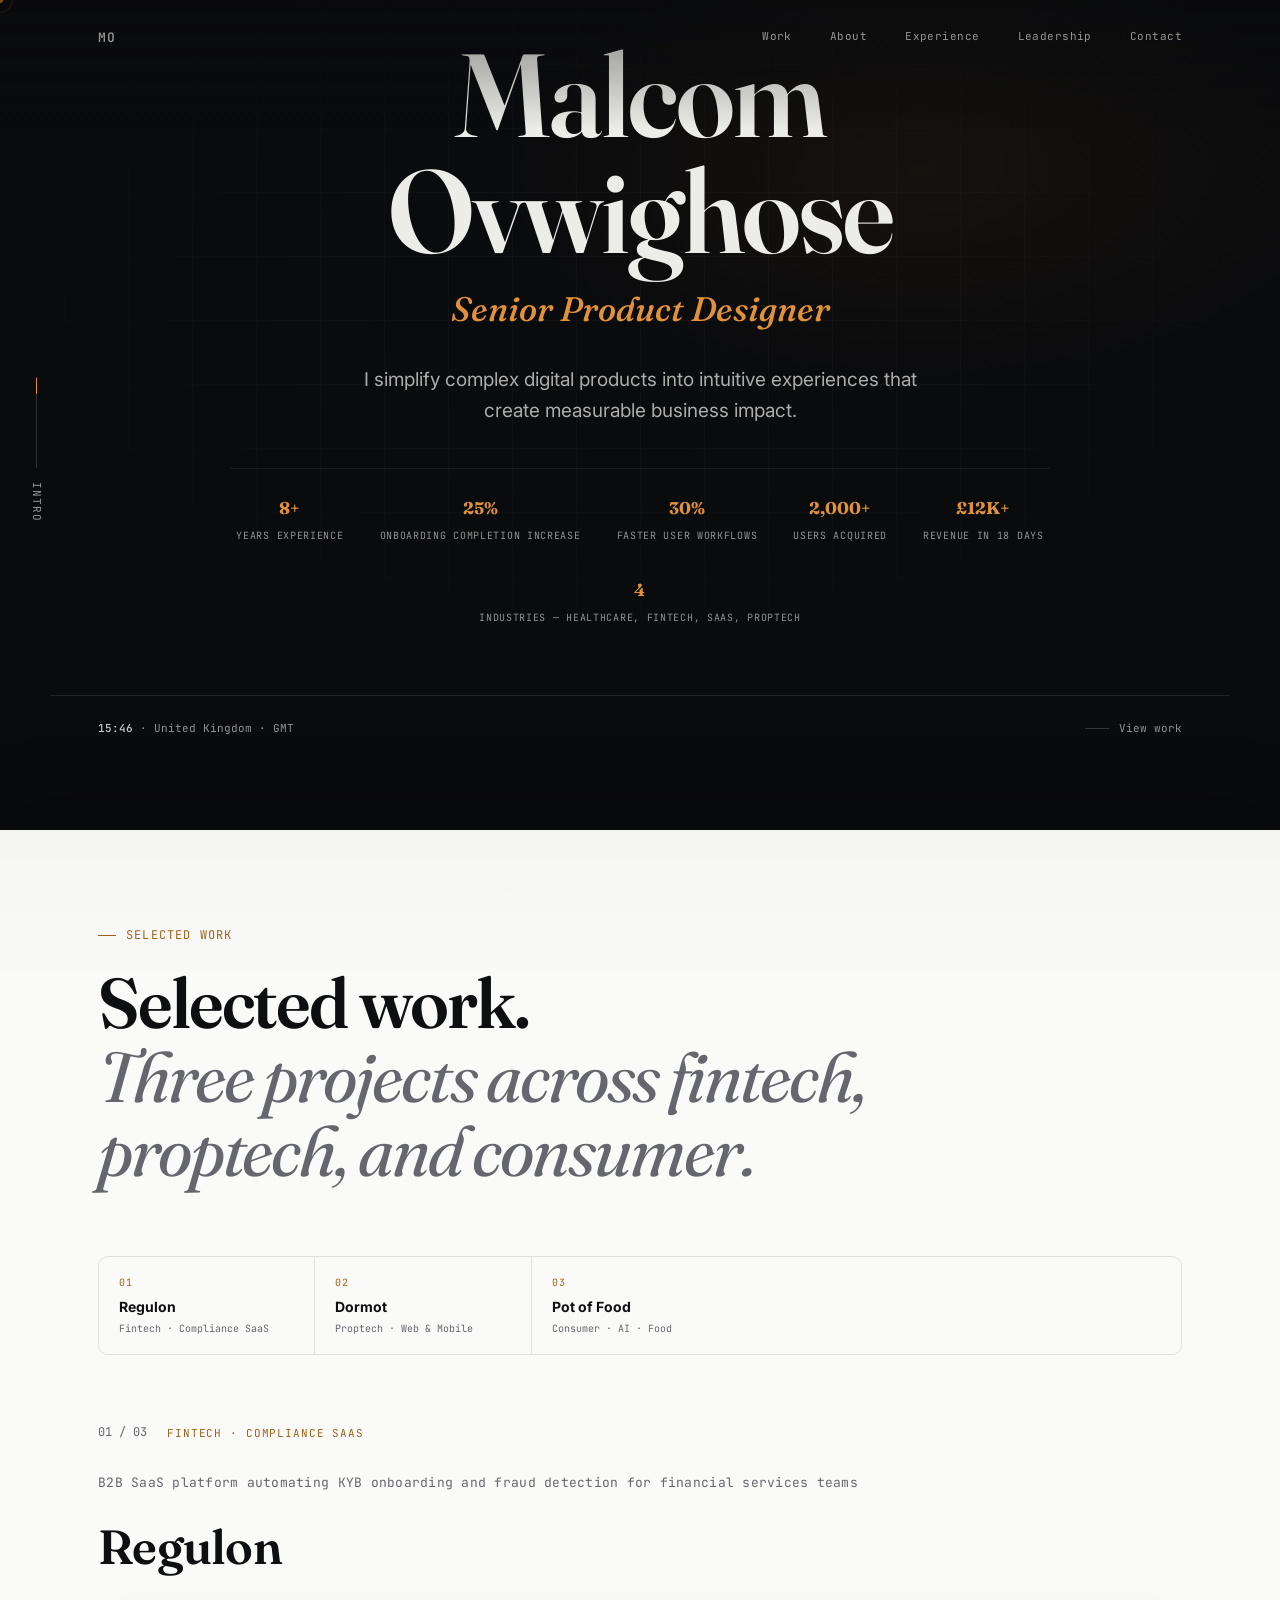
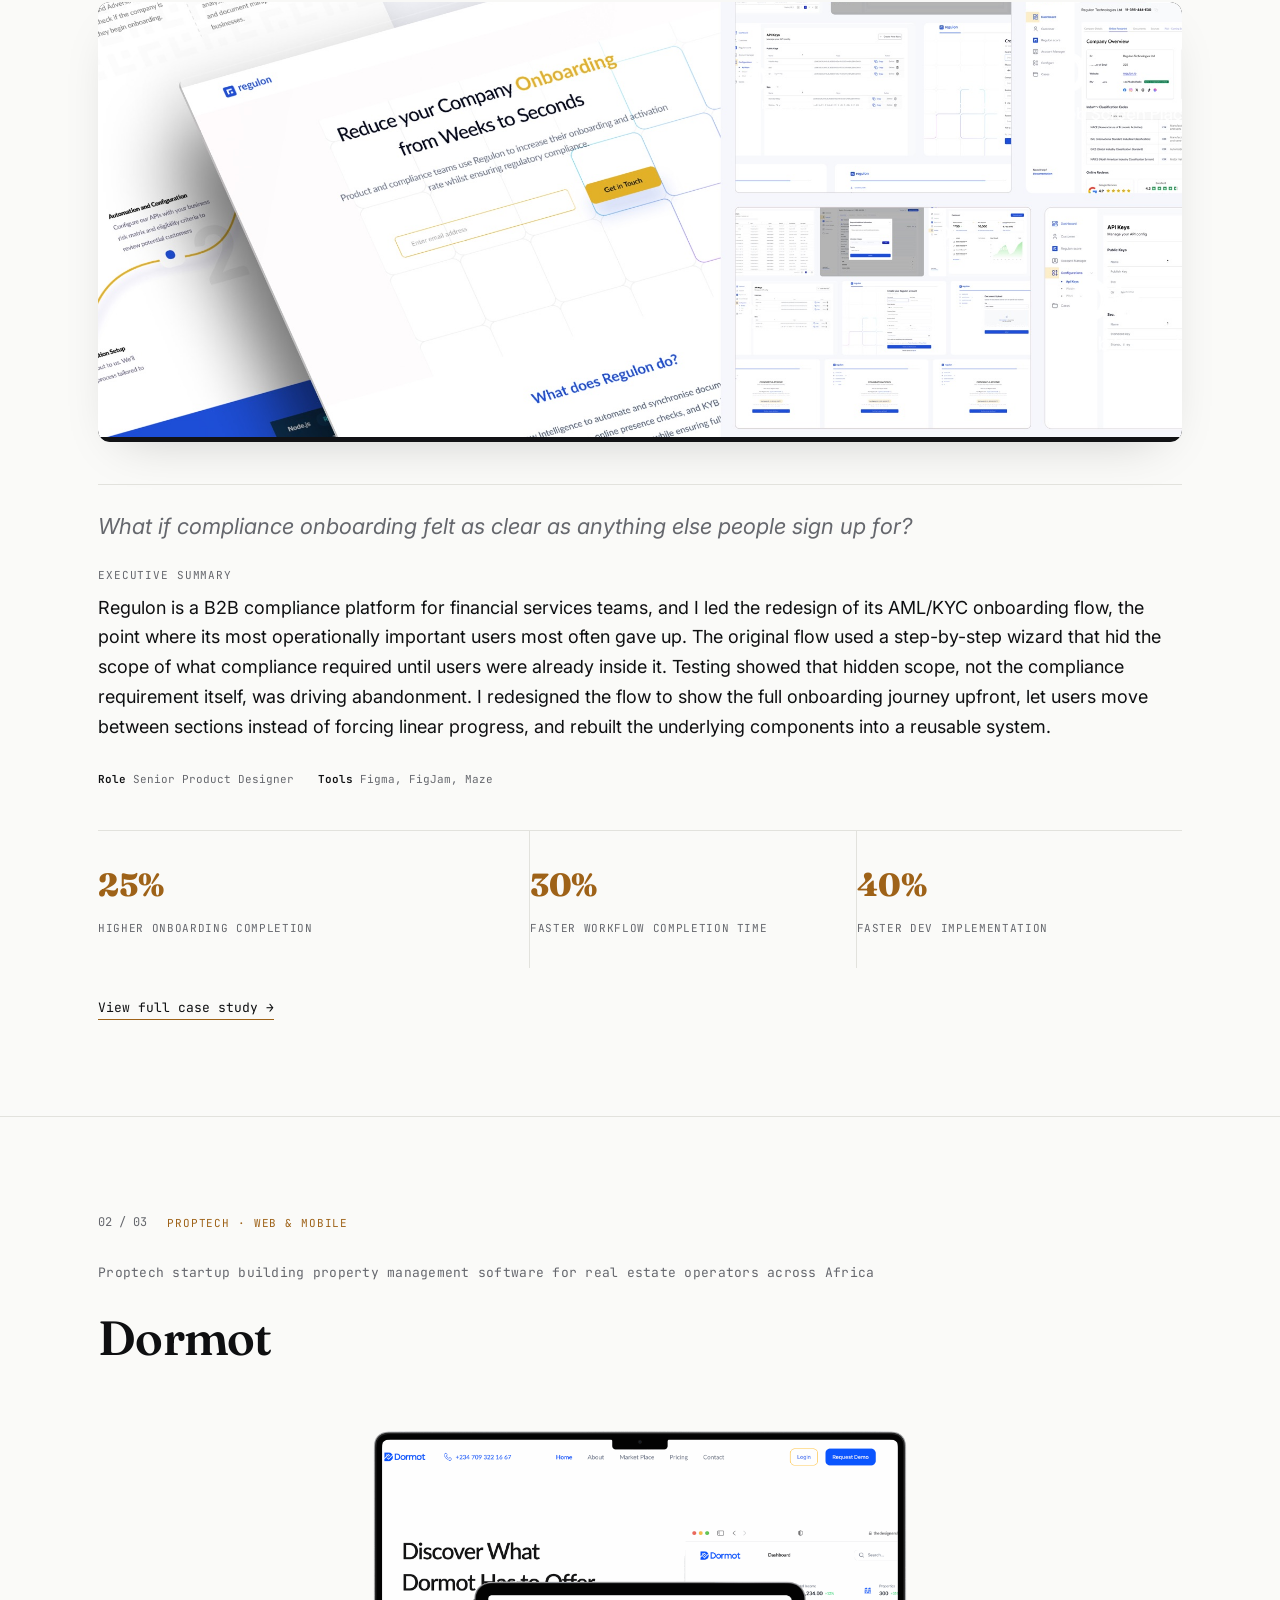
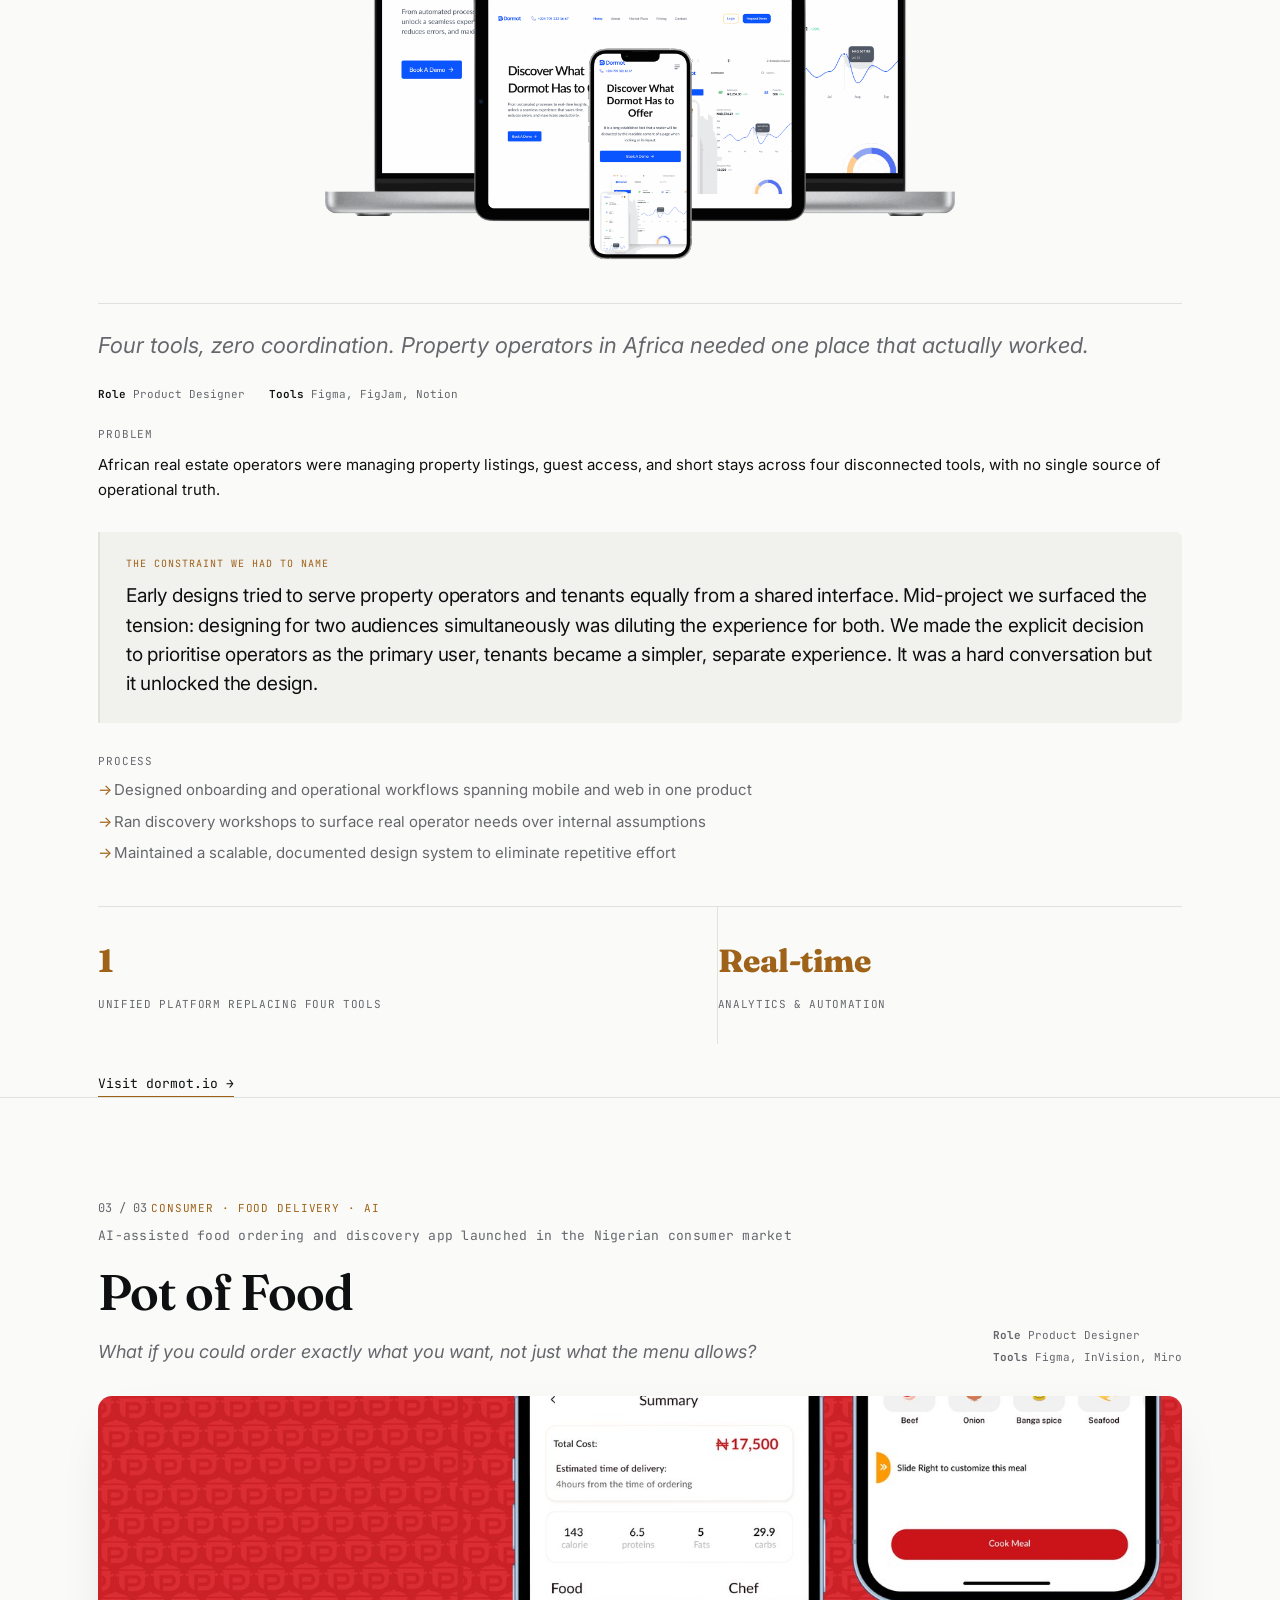
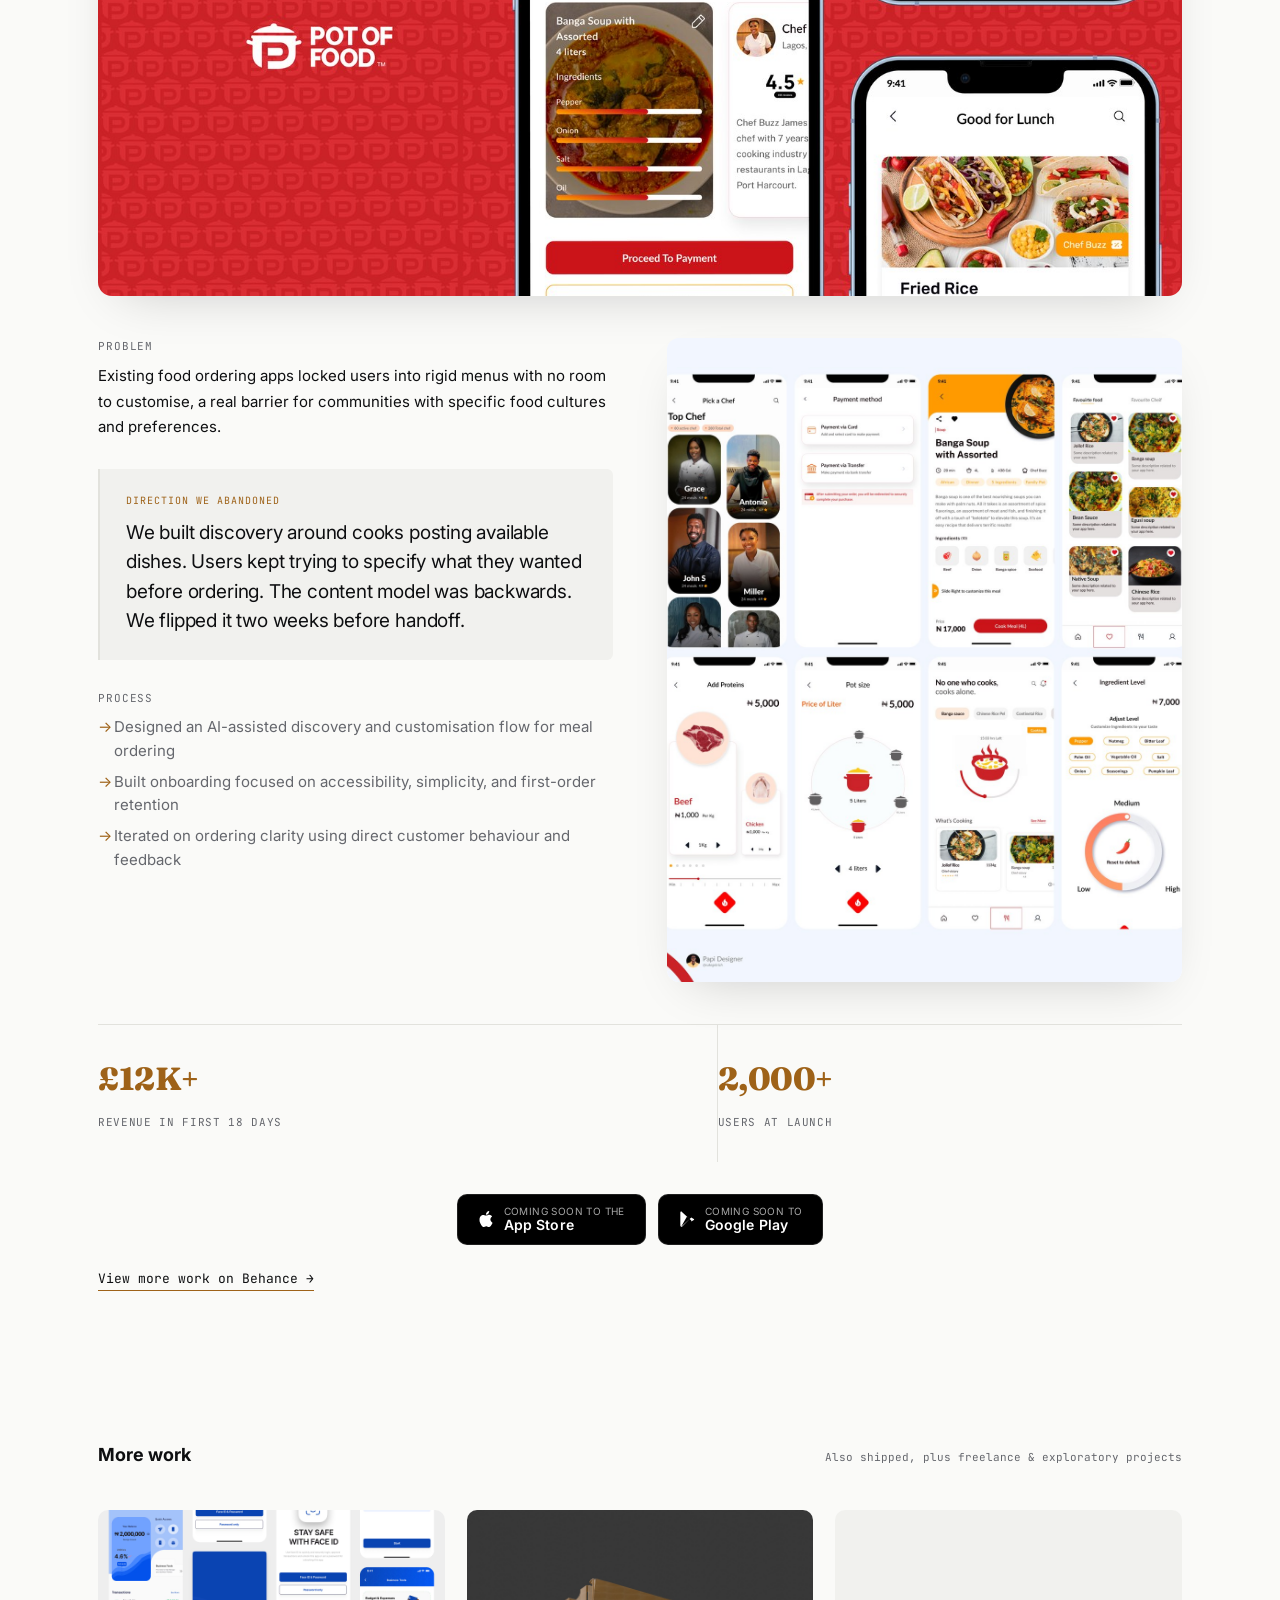
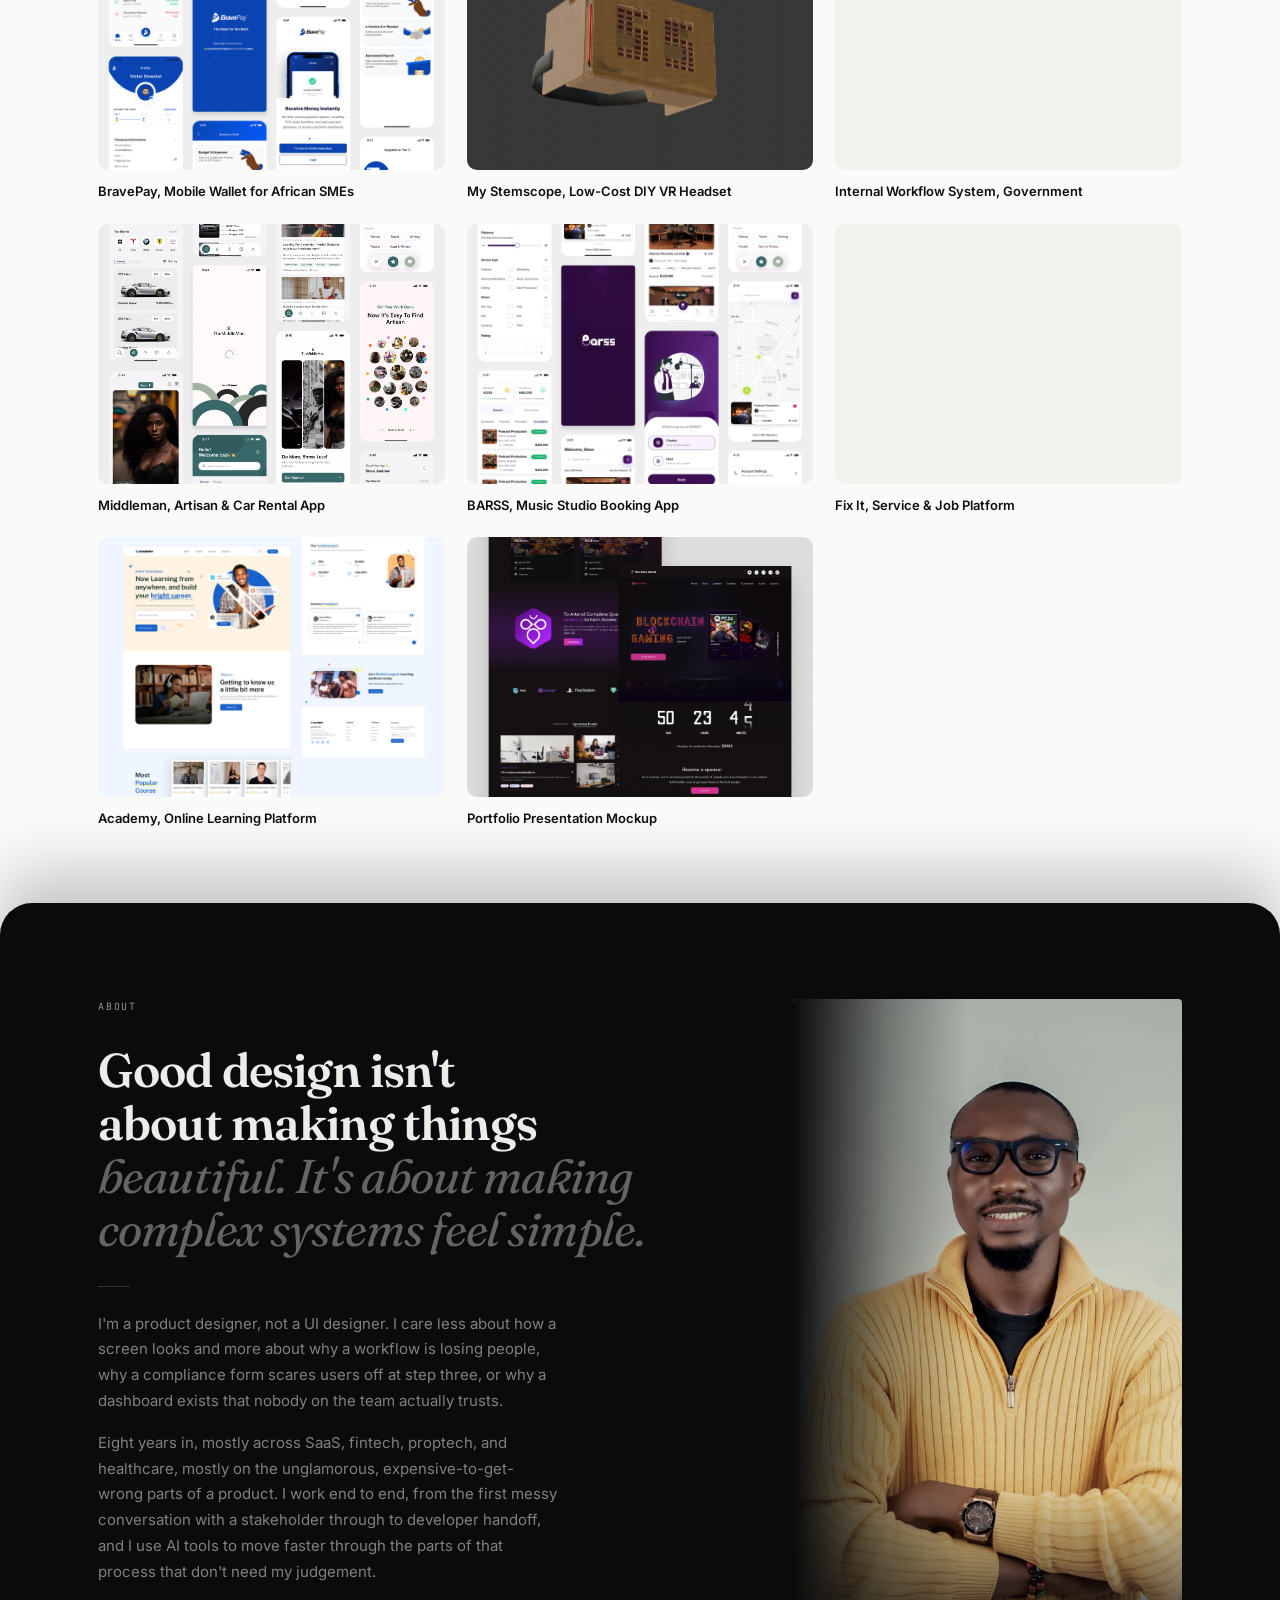
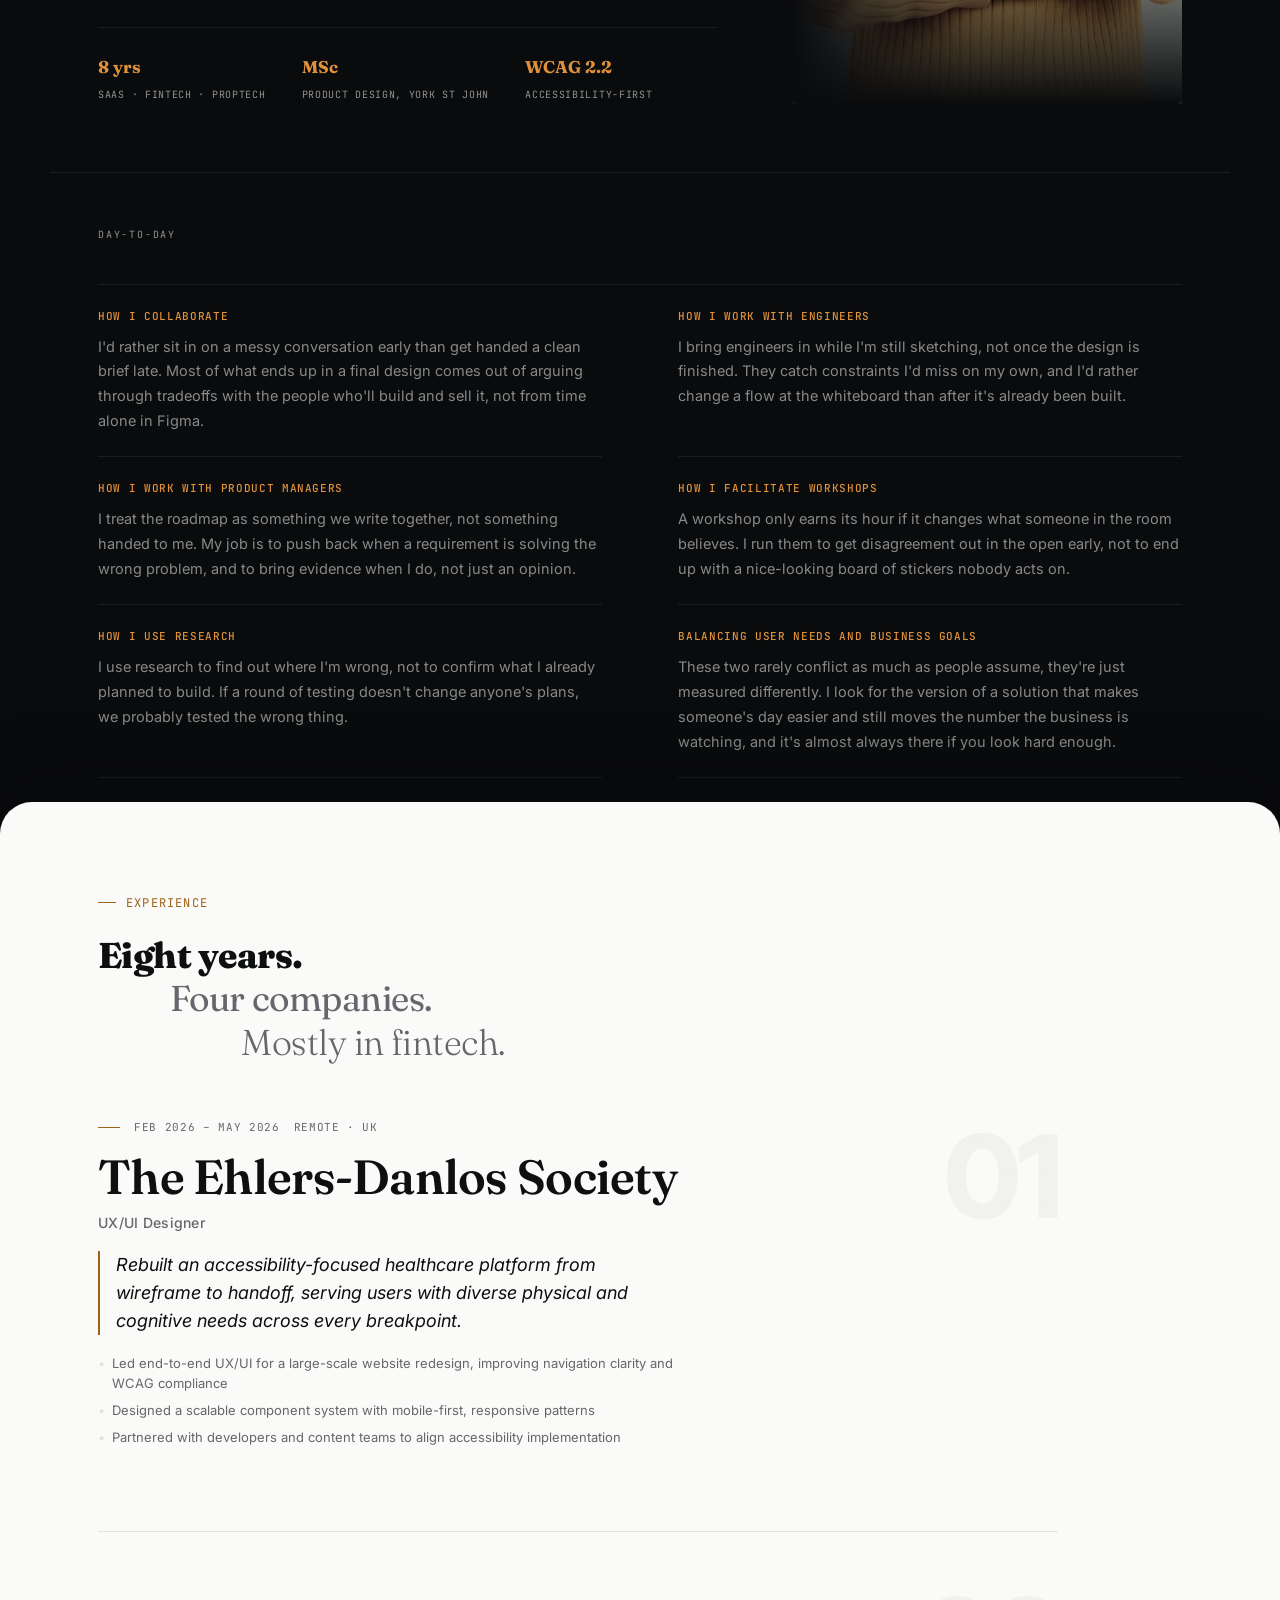
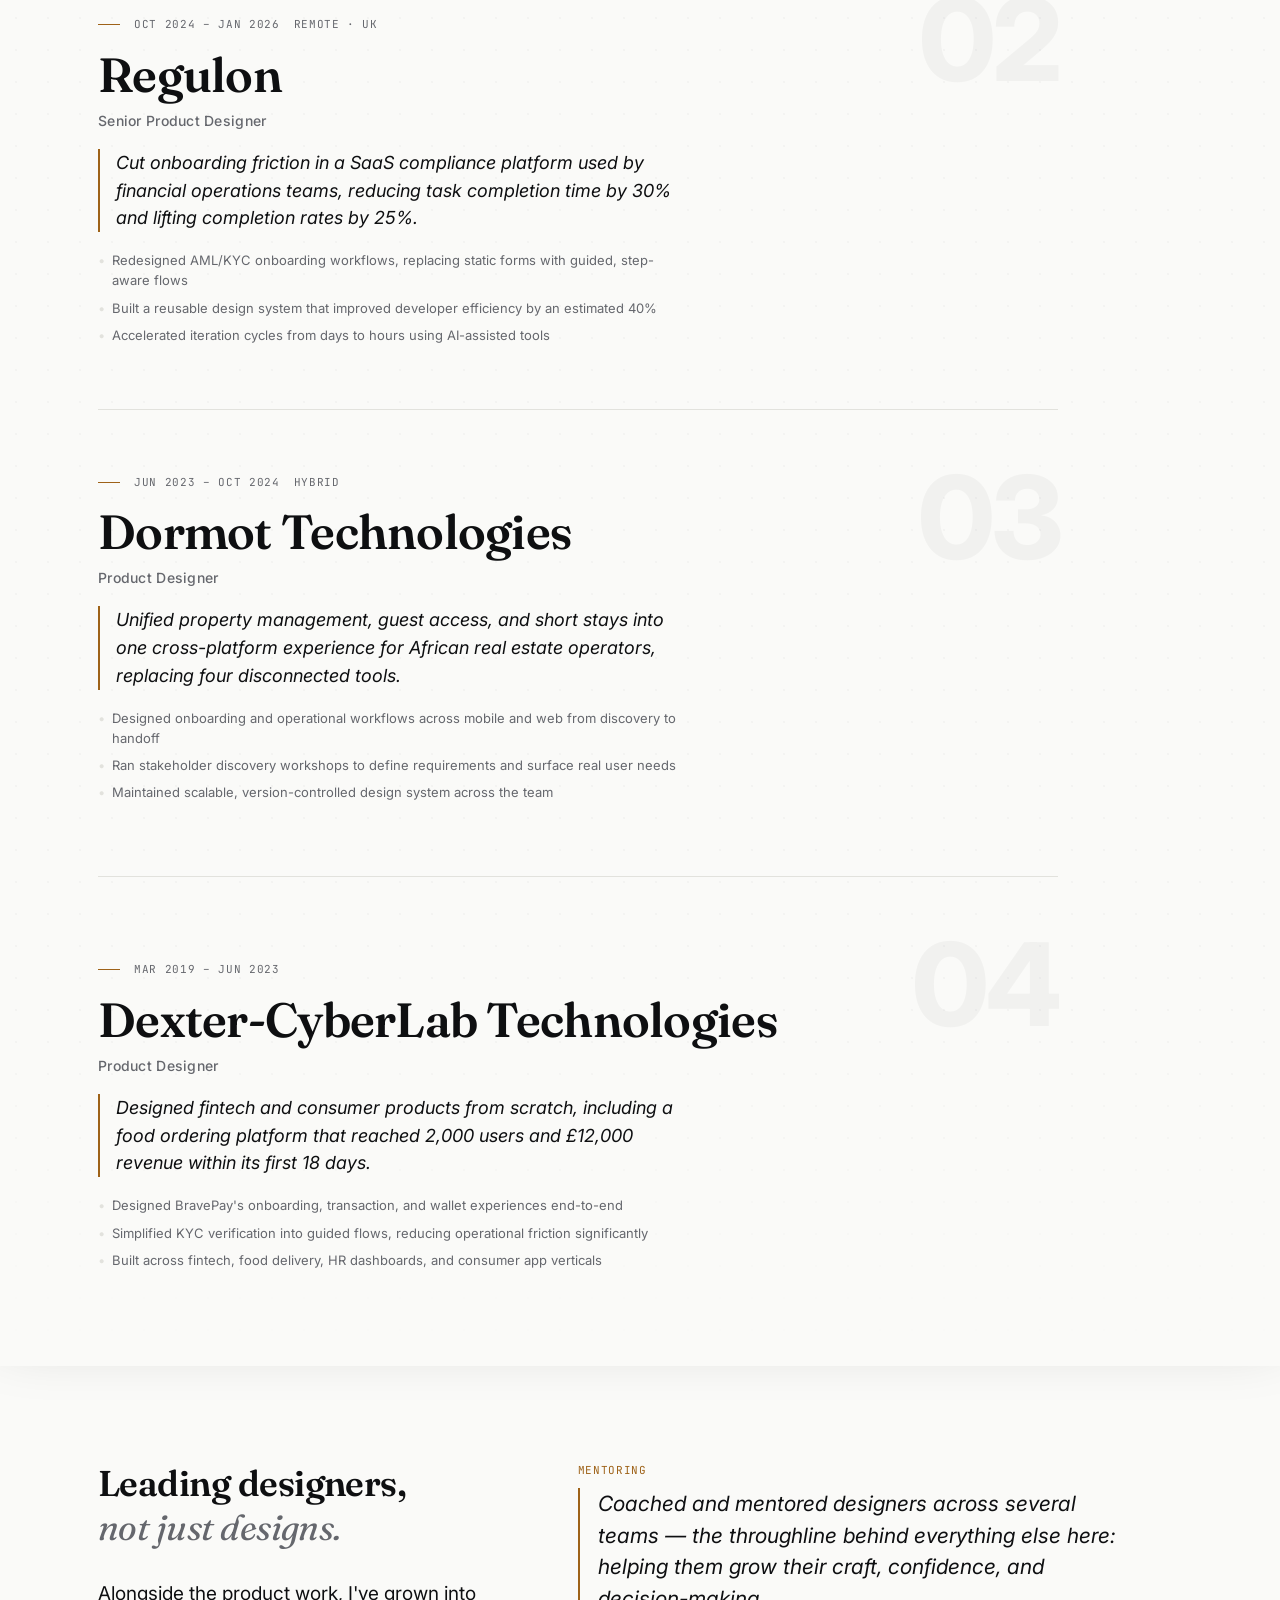
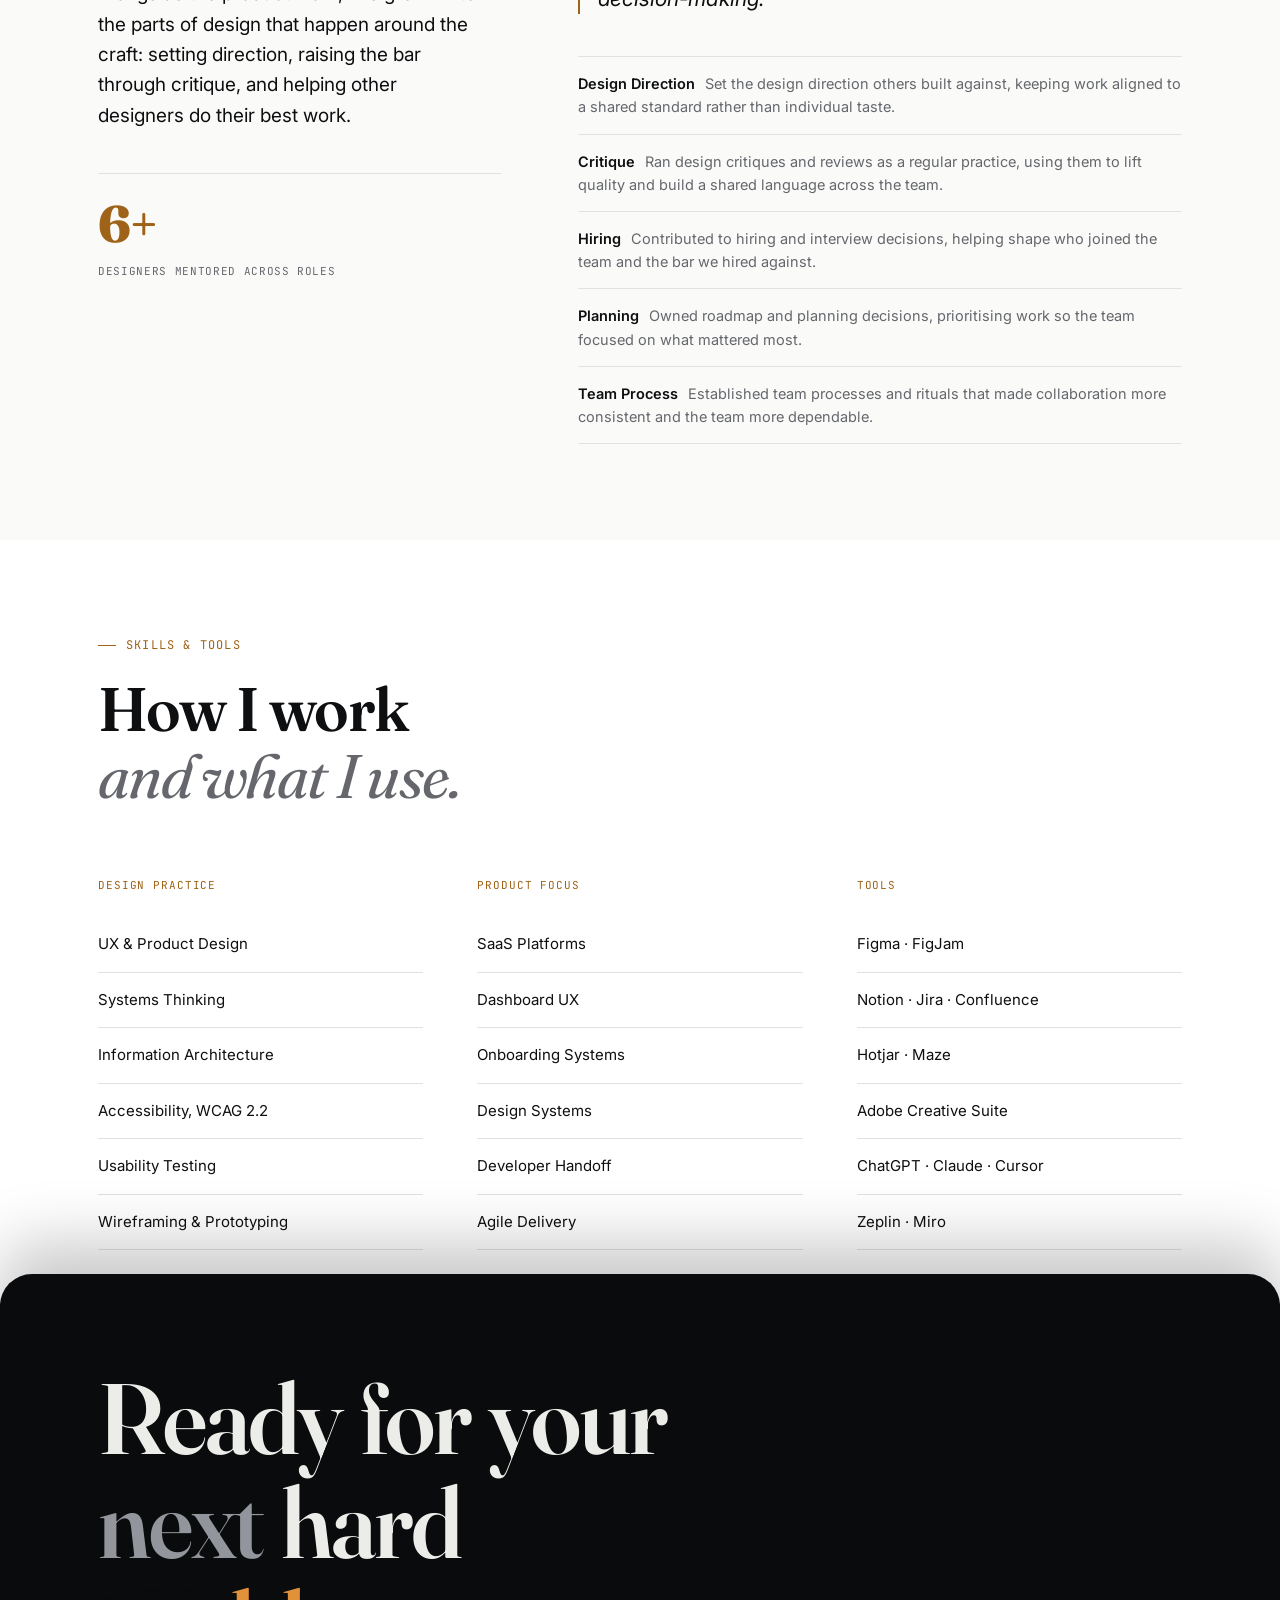
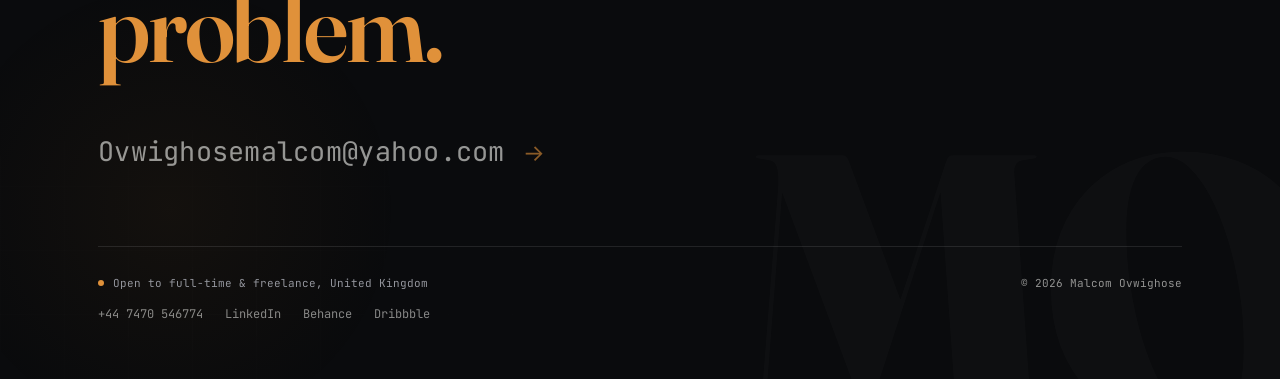
<file: index.html>
<!DOCTYPE html>
<html lang="en">
<head>
<meta charset="UTF-8">
<meta name="viewport" content="width=device-width, initial-scale=1.0">
<title>Malcom Ovwighose — Senior Product Designer | United Kingdom</title>
<meta name="description" content="Senior product designer with 8 years across SaaS, fintech and proptech. Based in United Kingdom. Open to senior IC roles in the UK and Europe.">
<meta property="og:type"        content="website">
<meta property="og:title"       content="Malcom Ovwighose — Senior Product Designer">
<meta property="og:description" content="8 years designing scalable SaaS, fintech and proptech products. Available for senior roles in the UK and Europe.">
<meta property="og:url"         content="https://malcomdesigns.com">
<meta property="og:image"       content="https://ovwighose-malcom.vercel.app/images/about-portrait.jpg">
<meta property="og:image:width" content="800">
<meta property="og:image:height" content="1079">
<meta property="og:image:alt"   content="Malcom Ovwighose">
<meta name="twitter:card"       content="summary_large_image">
<meta name="twitter:image"      content="https://ovwighose-malcom.vercel.app/images/about-portrait.jpg">
<meta name="robots"             content="index, follow">
<meta name="theme-color"        content="#0A0B0D">
<meta name="color-scheme"       content="light dark">
<link rel="dns-prefetch" href="https://fonts.googleapis.com">
<link rel="preconnect" href="https://fonts.googleapis.com">
<link rel="preconnect" href="https://fonts.gstatic.com" crossorigin>
<link href="https://fonts.googleapis.com/css2?family=Fraunces:ital,opsz,wght@0,9..144,300..900;1,9..144,300..700&family=Inter:wght@300;400;500;600;700&family=JetBrains+Mono:wght@400;500&display=swap" rel="stylesheet">
<link rel="stylesheet" href="style.css">
</head>
<body>
<a class="skip-link" href="#main-content">Skip to main content</a>

<!-- Ambient Intelligence Cursor System -->
<div class="cur-glow" id="curGlow" aria-hidden="true"></div>
<div class="cur-ring" id="curRing" aria-hidden="true"><span class="cur-label" id="curLabel"></span></div>
<div class="cur-dot" id="curDot" aria-hidden="true"></div>

<div class="section-index" id="sectionIndex" aria-hidden="true">
  <span class="si-track">
    <span class="si-fill" id="siFill"></span>
  </span>
  <span class="si-label" id="siLabel">Intro</span>
</div>

<div class="nav-progress" id="navProgress"></div>

<header class="nav" id="siteNav">
  <div class="wrap nav-inner">
    <a href="#hero" class="nav-logo" aria-label="Malcom Ovwighose, home">
      <span class="logo-mark">MO</span><span class="logo-expand">&nbsp;, Malcom Ovwighose</span>
    </a>
    <nav class="nav-links" id="navLinks">
      <a href="#work">work</a>
      <a href="#about">about</a>
      <a href="#experience">experience</a>
      <a href="#leadership">leadership</a>
      <a href="#contact">contact</a>
    </nav>
    <button class="nav-menu-btn" id="navMenuBtn" aria-label="Open menu">menu</button>
  </div>
</header>

<div class="nav-overlay" id="navOverlay" role="dialog" aria-label="Site navigation">
  <button class="close-btn" id="navCloseBtn" aria-label="Close menu">close</button>
  <nav>
    <a href="#work" class="nav-overlay-link">work</a>
    <a href="#about" class="nav-overlay-link">about</a>
    <a href="#experience" class="nav-overlay-link">experience</a>
    <a href="#leadership" class="nav-overlay-link">leadership</a>
    <a href="#contact" class="nav-overlay-link">contact</a>
  </nav>
  <div class="overlay-foot"><span class="dot"></span>&nbsp; Open to work, United Kingdom</div>
</div>

<div class="hero-pin-wrap">
  <section class="hero" id="hero" data-cursor-dark>
    <div class="hero-grain"></div>
    <div class="wrap hero-content">
      <h1 class="hero-head">
        <span class="hl hl-1">Malcom</span>
        <span class="hl hl-2">Ovwighose</span>
      </h1>
      <p class="hero-role">Senior Product Designer</p>
      <p class="hero-statement">I simplify complex digital products into intuitive experiences that create measurable business impact.</p>
      <div class="about-data hero-metrics">
        <div class="datum"><span class="n">8+</span><span class="l">Years Experience</span></div>
        <div class="datum"><span class="n">25%</span><span class="l">Onboarding Completion Increase</span></div>
        <div class="datum"><span class="n">30%</span><span class="l">Faster User Workflows</span></div>
        <div class="datum"><span class="n">2,000+</span><span class="l">Users Acquired</span></div>
        <div class="datum"><span class="n">£12K+</span><span class="l">Revenue in 18 Days</span></div>
        <div class="datum"><span class="n">4</span><span class="l">Industries — Healthcare, FinTech, SaaS, Proptech</span></div>
      </div>
    </div>
    <div class="wrap hero-foot">
      <span class="meta"><strong id="clock-time">--:--</strong> &middot; United Kingdom &middot; <span id="clock-tz">GMT</span></span>
      <a class="scroll-cue" href="#work" aria-label="View selected work"><span class="line"></span> View work</a>
    </div>
  </section>
</div>

<main class="sheet" id="main-content" role="main">

  <section id="work" aria-label="Selected work, 3 projects">
    <div class="wrap">
      <div class="eyebrow-label">Selected Work</div>
      <h2 data-cursor="text" class="sec-title sec-title--xl">Selected work.<br><span class="soft">Three projects across fintech,<br>proptech, and consumer.</span></h2>
    </div>


      <div class="wrap"><nav class="project-index" aria-label="Project quick navigation">
        <a href="#case-regulon">
          <span class="pi-num">01</span>
          <span class="pi-name">Regulon</span>
          <span class="pi-tag">Fintech · Compliance SaaS</span>
        </a>
        <a href="#case-dormot">
          <span class="pi-num">02</span>
          <span class="pi-name">Dormot</span>
          <span class="pi-tag">Proptech · Web &amp; Mobile</span>
        </a>
        <a href="#case-potoffood">
          <span class="pi-num">03</span>
          <span class="pi-name">Pot of Food</span>
          <span class="pi-tag">Consumer · AI · Food</span>
        </a>
      </nav></div>

      <!-- CASE 01, Regulon, contained image, clean title flow -->
      <article class="case-art case-art--bleed reveal" id="case-regulon">
        <div class="wrap">
          <div class="case-meta-top">
            <span class="case-number">01 / 03</span>
            <span class="case-industry">Fintech · Compliance SaaS</span>
              <p class="case-context">B2B SaaS platform automating KYB onboarding and fraud detection for financial services teams</p>
          </div>

          <h3 class="case-01-title" data-cursor="text">Regulon</h3>

          <div class="case-visual-contained">
            <div class="mockup-stage">
              <div class="browser-wrap">
                <div class="browser-screen">
                  <img data-parallax data-cursor="image" src="images/regulon-onboarding-screens.jpg" alt="Regulon compliance onboarding screens" loading="lazy" decoding="async">
                </div>
              </div>
            </div>
          </div>

          <div class="case-teaser">
            <p>What if compliance onboarding felt as clear as anything else people sign up for?</p>
          </div>

          <div class="case-progressive">

            <div class="case-block case-block--lede">
              <span class="lbl">Executive Summary</span>
              <p>Regulon is a B2B compliance platform for financial services teams, and I led the redesign of its AML/KYC onboarding flow, the point where its most operationally important users most often gave up. The original flow used a step-by-step wizard that hid the scope of what compliance required until users were already inside it. Testing showed that hidden scope, not the compliance requirement itself, was driving abandonment. I redesigned the flow to show the full onboarding journey upfront, let users move between sections instead of forcing linear progress, and rebuilt the underlying components into a reusable system.</p>
            </div>

            <div class="case-meta-row">
              <span><strong>Role</strong> Senior Product Designer</span>
              <span><strong>Tools</strong> Figma, FigJam, Maze</span>
            </div>

            <div class="case-outcomes-bar">
              <div class="stat"><span class="num">25%</span><span class="lbl">Higher onboarding completion</span></div>
              <div class="stat"><span class="num">30%</span><span class="lbl">Faster workflow completion time</span></div>
              <div class="stat"><span class="num">40%</span><span class="lbl">Faster dev implementation</span></div>
            </div>

            <a class="case-link" href="work/regulon.html">View full case study →</a>
          </div>
        </div>
      </article>

      <!-- CASE 02, Dormot, full-width product showcase -->
      <article class="case-art case-art--bleed case-art--pre-breath reveal" id="case-dormot">
        <div class="wrap">
          <div class="case-meta-top">
            <span class="case-number">02 / 03</span>
            <span class="case-industry">Proptech · Web &amp; Mobile</span>
              <p class="case-context">Proptech startup building property management software for real estate operators across Africa</p>
          </div>

          <h3 class="case-01-title" data-cursor="text">Dormot</h3>

          <div class="case-visual-float">
            <img data-cursor="image" src="images/dormot-marketing-devices.png" alt="Dormot marketing site shown across laptop, tablet and phone" loading="lazy" decoding="async">
          </div>

          <div class="case-teaser">
            <p>Four tools, zero coordination. Property operators in Africa needed one place that actually worked.</p>
          </div>

          <div class="case-progressive">
            <div class="case-meta-row">
              <span><strong>Role</strong> Product Designer</span>
              <span><strong>Tools</strong> Figma, FigJam, Notion</span>
            </div>
            <div class="case-block">
              <span class="lbl">Problem</span>
              <p>African real estate operators were managing property listings, guest access, and short stays across four disconnected tools, with no single source of operational truth.</p>
            </div>
            <div class="case-tension">
              <span class="t-label">The constraint we had to name</span>
              <p>Early designs tried to serve property operators and tenants equally from a shared interface. Mid-project we surfaced the tension: designing for two audiences simultaneously was diluting the experience for both. We made the explicit decision to prioritise operators as the primary user, tenants became a simpler, separate experience. It was a hard conversation but it unlocked the design.</p>
            </div>
            <div class="case-block">
              <span class="lbl">Process</span>
              <ul>
                <li>Designed onboarding and operational workflows spanning mobile and web in one product</li>
                <li>Ran discovery workshops to surface real operator needs over internal assumptions</li>
                <li>Maintained a scalable, documented design system to eliminate repetitive effort</li>
              </ul>
            </div>

            <div class="case-outcomes-bar">
              <div class="stat"><span class="num">1</span><span class="lbl">Unified platform replacing four tools</span></div>
              <div class="stat"><span class="num">Real-time</span><span class="lbl">Analytics &amp; automation</span></div>
            </div>
            <a class="case-link" href="https://www.dormot.io" target="_blank" rel="noopener">Visit dormot.io →</a>
          </div>
        </div>
      </article>

      <!-- CASE 03 , Pot of Food , feature layout -->
      <article class="case-art case-art--pof reveal" id="case-potoffood">
        <div class="wrap">

          <!-- Header -->
          <div class="pof-header">
            <div>
              <span class="case-number">03 / 03</span>
              <span class="case-industry">Consumer · Food Delivery · AI</span>
              <p class="case-context">AI-assisted food ordering and discovery app launched in the Nigerian consumer market</p>
              <h3 class="pof-title" data-cursor="text">Pot of Food</h3>
              <p class="pof-sub">What if you could order exactly what you want, not just what the menu allows?</p>
            </div>
            <div class="pof-meta">
              <span><strong>Role</strong> Product Designer</span>
              <span><strong>Tools</strong> Figma, InVision, Miro</span>
            </div>
          </div>

          <!-- Full-width branded hero image -->
          <div class="pof-hero-img">
            <img data-cursor="image" src="images/pot-of-food-hero.jpg" alt="Pot of Food app, branded hero" loading="lazy" decoding="async">
          </div>

          <!-- Two-col: content left, secondary image right -->
          <div class="pof-body">
            <div class="pof-content case-progressive">
              <div class="case-block">
                <span class="lbl">Problem</span>
                <p>Existing food ordering apps locked users into rigid menus with no room to customise, a real barrier for communities with specific food cultures and preferences.</p>
              </div>
              <div class="case-tension">
                <span class="t-label">Direction we abandoned</span>
                <p>We built discovery around cooks posting available dishes. Users kept trying to specify what they wanted before ordering. The content model was backwards. We flipped it two weeks before handoff.</p>
              </div>
              <div class="case-block">
                <span class="lbl">Process</span>
                <ul>
                  <li>Designed an AI-assisted discovery and customisation flow for meal ordering</li>
                  <li>Built onboarding focused on accessibility, simplicity, and first-order retention</li>
                  <li>Iterated on ordering clarity using direct customer behaviour and feedback</li>
                </ul>
              </div>
            </div>
            <div class="pof-side-img">
              <img data-cursor="image" src="images/pot-of-food-screens-overview.jpg" alt="Pot of Food all screens overview" loading="lazy" decoding="async">
            </div>
          </div>

          <!-- Outcomes + store badges -->
          <div class="pof-close">
            <div class="case-outcomes-bar">
              <div class="stat"><span class="num">£12K+</span><span class="lbl">Revenue in first 18 days</span></div>
              <div class="stat"><span class="num">2,000+</span><span class="lbl">Users at launch</span></div>
            </div>
            <div class="store-badges" style="margin-top:32px;">
              <span class="store-badge store-badge--soon" aria-label="Coming soon to the App Store">
                <svg viewBox="0 0 16 16" width="16" height="16" fill="currentColor"><path d="M11.182.008C11.148-.03 9.923.023 8.857 1.18c-1.066 1.156-.902 2.482-.878 2.516.024.034 1.52.087 2.475-1.258.955-1.345.762-2.391.728-2.43zm3.314 11.733c-.048-.096-2.325-1.234-2.113-3.422.212-2.189 1.675-2.789 1.698-2.854.023-.065-.597-.79-1.254-1.157a3.692 3.692 0 0 0-1.563-.434c-.108-.003-.483-.095-1.254.116-.508.139-1.653.589-1.968.607-.316.018-1.256-.522-2.267-.665-.647-.125-1.333.131-1.824.328-.49.196-1.422.754-2.074 2.237-.652 1.482-.311 3.83-.067 4.56.244.729.625 1.924 1.273 2.796.576.984 1.34 1.667 1.659 1.899.319.232 1.219.386 1.843.067.502-.308 1.408-.485 1.766-.472.357.013 1.061.154 1.782.539.571.197 1.111.115 1.652-.105.541-.221 1.324-1.059 2.238-2.758.347-.79.505-1.217.473-1.282z"/></svg>
                <span><small>Coming soon to the</small>App Store</span>
              </span>
              <span class="store-badge store-badge--soon" aria-label="Coming soon to Google Play">
                <svg viewBox="0 0 24 24" width="16" height="16" fill="currentColor"><path d="M3.18 23.76c.3.17.65.19.98.07L15.88 12 12 8.12zm15.27-9.45L15.88 12l2.57-2.31 3.73 2.15c.65.38.65 1.37 0 1.75l-3.73 2.14zM3.18.24 15.88 12 3.18 23.76C2.5 23.39 2 22.68 2 21.88V2.12C2 1.32 2.5.61 3.18.24z"/></svg>
                <span><small>Coming soon to</small>Google Play</span>
              </span>
            </div>
            <a class="case-link" href="https://www.behance.net/rukevweovwigho" target="_blank" rel="noopener" style="margin-top:24px;">View more work on Behance →</a>
          </div>

        </div>
      </article>


      <div class="wrap"><div class="more-strip-head reveal">
        <h4>More work</h4>
        <span>Also shipped, plus freelance &amp; exploratory projects</span>
      </div>
      <div class="more-grid reveal-stagger">
        <a class="more-card" href="work/bravepay.html" aria-label="View BravePay case study">
          <div class="more-thumb"><img data-cursor="image" src="images/bravepay-wallet-screens.jpg" alt="BravePay mobile wallet app screens" loading="lazy" decoding="async"></div>
          <h5>BravePay, Mobile Wallet for African SMEs</h5>
        </a>
        <a class="more-card" href="work/stemscope.html" aria-label="View My Stemscope case study">
          <div class="more-thumb"><img data-cursor="image" src="images/stemscope-poster.jpg" alt="My Stemscope 3D VR headset render" loading="lazy" decoding="async"></div>
          <h5>My Stemscope, Low-Cost DIY VR Headset</h5>
        </a>
        <a class="more-card" href="https://www.behance.net/rukevweovwigho" target="_blank" rel="noopener" aria-label="View project on Behance">
          <div class="more-thumb"><img data-cursor="image" src="images/more-government-workflow-app.png" alt="Internal government web app" loading="lazy" decoding="async"></div>
          <h5>Internal Workflow System, Government</h5>
        </a>
        <a class="more-card" href="https://www.behance.net/rukevweovwigho" target="_blank" rel="noopener" aria-label="View project on Behance">
          <div class="more-thumb"><img data-cursor="image" src="images/more-middleman-app.jpg" alt="Middleman app screens" loading="lazy" decoding="async"></div>
          <h5>Middleman, Artisan &amp; Car Rental App</h5>
        </a>
        <a class="more-card" href="https://barss.co/" target="_blank" rel="noopener" aria-label="Visit BARSS live website">
          <div class="more-thumb"><img data-cursor="image" src="images/more-barss-app.jpg" alt="BARSS music studio booking app" loading="lazy" decoding="async"></div>
          <h5>BARSS, Music Studio Booking App</h5>
        </a>
        <a class="more-card" href="https://www.behance.net/rukevweovwigho" target="_blank" rel="noopener" aria-label="View project on Behance">
          <div class="more-thumb"><img data-cursor="image" src="images/more-fixit-app.jpg" alt="Fix it service platform" loading="lazy" decoding="async"></div>
          <h5>Fix It, Service &amp; Job Platform</h5>
        </a>
        <a class="more-card" href="https://www.behance.net/rukevweovwigho" target="_blank" rel="noopener" aria-label="View project on Behance">
          <div class="more-thumb"><img data-cursor="image" src="images/more-academy-app.jpg" alt="Academy online learning platform" loading="lazy" decoding="async"></div>
          <h5>Academy, Online Learning Platform</h5>
        </a>
        <a class="more-card" href="https://www.behance.net/rukevweovwigho" target="_blank" rel="noopener" aria-label="View project on Behance">
          <div class="more-thumb"><img data-cursor="image" src="images/more-portfolio-mockup.jpg" alt="Portfolio mockup presentation" loading="lazy" decoding="async"></div>
          <h5>Portfolio Presentation Mockup</h5>
        </a>
      </div></div>
  </section>

  <div class="about-pin-wrap">
  <section id="about" class="dark-band" data-cursor-dark>

  <div class="wrap about-canvas">
    <div class="about-text">
      <span class="about-eyebrow-quiet" aria-label="About section">About</span>

      <!-- Philosophy: the emotional anchor -->
      <h2 class="about-statement reveal" data-cursor="text">
        Good design isn't<br>
        about making things<br>
        <span class="a-soft">beautiful. It's about making<br>
        complex systems feel simple.</span>
      </h2>

      <div class="about-rule"></div>

      <!-- Body: comfortable reading rhythm -->
      <div class="about-body reveal">
        <p>I'm a product designer, not a UI designer. I care less about how a screen looks and more about why a workflow is losing people, why a compliance form scares users off at step three, or why a dashboard exists that nobody on the team actually trusts.</p>
        <p>Eight years in, mostly across SaaS, fintech, proptech, and healthcare, mostly on the unglamorous, expensive-to-get-wrong parts of a product. I work end to end, from the first messy conversation with a stakeholder through to developer handoff, and I use AI tools to move faster through the parts of that process that don't need my judgement.</p>
      </div>

      <!-- Data: three facts, very quiet -->
      <div class="about-data reveal">
        <div class="datum"><span class="n">8 yrs</span><span class="l">SaaS · Fintech · Proptech</span></div>
        <div class="datum"><span class="n">MSc</span><span class="l">Product Design, York St John</span></div>
        <div class="datum"><span class="n">WCAG 2.2</span><span class="l">Accessibility-first</span></div>
      </div>
    </div>

    <!-- Portrait: a real grid column, aligned with the text -->
    <div class="about-portrait-edge reveal" aria-hidden="true">
      <div class="portrait-floor-fade"></div>
      <img src="images/about-portrait.jpg" alt="" loading="lazy" decoding="async">
    </div>
  </div>

  <!-- How I work: six practices, answers not tags -->
  <div class="wrap about-practice">
    <div class="about-practice-head reveal">
      <span class="about-eyebrow-quiet">Day-to-day</span>
    </div>
    <ul class="about-practice-list reveal-stagger">
      <li><strong>How I collaborate</strong>I'd rather sit in on a messy conversation early than get handed a clean brief late. Most of what ends up in a final design comes out of arguing through tradeoffs with the people who'll build and sell it, not from time alone in Figma.</li>
      <li><strong>How I work with engineers</strong>I bring engineers in while I'm still sketching, not once the design is finished. They catch constraints I'd miss on my own, and I'd rather change a flow at the whiteboard than after it's already been built.</li>
      <li><strong>How I work with Product Managers</strong>I treat the roadmap as something we write together, not something handed to me. My job is to push back when a requirement is solving the wrong problem, and to bring evidence when I do, not just an opinion.</li>
      <li><strong>How I facilitate workshops</strong>A workshop only earns its hour if it changes what someone in the room believes. I run them to get disagreement out in the open early, not to end up with a nice-looking board of stickers nobody acts on.</li>
      <li><strong>How I use research</strong>I use research to find out where I'm wrong, not to confirm what I already planned to build. If a round of testing doesn't change anyone's plans, we probably tested the wrong thing.</li>
      <li><strong>Balancing user needs and business goals</strong>These two rarely conflict as much as people assume, they're just measured differently. I look for the version of a solution that makes someone's day easier and still moves the number the business is watching, and it's almost always there if you look hard enough.</li>
    </ul>
  </div>

</section>
  </div>

  <section id="experience" class="curtain-sheet" aria-label="Professional experience">
    <div class="wrap">
      <div class="eyebrow-label">Experience</div>
      <h2 data-cursor="text" class="sec-title sec-title--tight"><span class="exp-t-1">Eight years.</span><span class="exp-t-2">Four companies.</span><span class="exp-t-3">Mostly in fintech.</span></h2>

      <div class="exp-chapters">

        <!-- Chapter 01 -->
        <div class="exp-chapter reveal">
          <span class="exp-num" aria-hidden="true">01</span>
          <div class="exp-body">
            <div class="exp-when">Feb 2026 &ndash; May 2026 <span>Remote &middot; UK</span></div>
            <div class="exp-co" data-cursor="text">The Ehlers-Danlos Society</div>
            <div class="exp-role">UX/UI Designer</div>
            <p class="exp-pull">Rebuilt an accessibility-focused healthcare platform from wireframe to handoff, serving users with diverse physical and cognitive needs across every breakpoint.</p>
            <ul class="exp-detail">
              <li>Led end-to-end UX/UI for a large-scale website redesign, improving navigation clarity and WCAG compliance</li>
              <li>Designed a scalable component system with mobile-first, responsive patterns</li>
              <li>Partnered with developers and content teams to align accessibility implementation</li>
            </ul>
          </div>
        </div>

        <!-- Chapter 02 -->
        <div class="exp-chapter reveal">
          <span class="exp-num" aria-hidden="true">02</span>
          <div class="exp-body">
            <div class="exp-when">Oct 2024 &ndash; Jan 2026 <span>Remote &middot; UK</span></div>
            <div class="exp-co" data-cursor="text">Regulon</div>
            <div class="exp-role">Senior Product Designer</div>
            <p class="exp-pull">Cut onboarding friction in a SaaS compliance platform used by financial operations teams, reducing task completion time by 30% and lifting completion rates by 25%.</p>
            <ul class="exp-detail">
              <li>Redesigned AML/KYC onboarding workflows, replacing static forms with guided, step-aware flows</li>
              <li>Built a reusable design system that improved developer efficiency by an estimated 40%</li>
              <li>Accelerated iteration cycles from days to hours using AI-assisted tools</li>
            </ul>
          </div>
        </div>

        <!-- Chapter 03 -->
        <div class="exp-chapter reveal">
          <span class="exp-num" aria-hidden="true">03</span>
          <div class="exp-body">
            <div class="exp-when">Jun 2023 &ndash; Oct 2024 <span>Hybrid</span></div>
            <div class="exp-co" data-cursor="text">Dormot Technologies</div>
            <div class="exp-role">Product Designer</div>
            <p class="exp-pull">Unified property management, guest access, and short stays into one cross-platform experience for African real estate operators, replacing four disconnected tools.</p>
            <ul class="exp-detail">
              <li>Designed onboarding and operational workflows across mobile and web from discovery to handoff</li>
              <li>Ran stakeholder discovery workshops to define requirements and surface real user needs</li>
              <li>Maintained scalable, version-controlled design system across the team</li>
            </ul>
          </div>
        </div>

        <!-- Chapter 04 -->
        <div class="exp-chapter reveal">
          <span class="exp-num" aria-hidden="true">04</span>
          <div class="exp-body">
            <div class="exp-when">Mar 2019 &ndash; Jun 2023</div>
            <div class="exp-co" data-cursor="text">Dexter-CyberLab Technologies</div>
            <div class="exp-role">Product Designer</div>
            <p class="exp-pull">Designed fintech and consumer products from scratch, including a food ordering platform that reached 2,000 users and £12,000 revenue within its first 18 days.</p>
            <ul class="exp-detail">
              <li>Designed BravePay's onboarding, transaction, and wallet experiences end-to-end</li>
              <li>Simplified KYC verification into guided flows, reducing operational friction significantly</li>
              <li>Built across fintech, food delivery, HR dashboards, and consumer app verticals</li>
            </ul>
          </div>
        </div>

      </div>
    </div><!-- /wrap -->
  </section>

  <section id="leadership" aria-label="How I lead">
    <div class="wrap">
      <div class="lead-layout">
        <div class="lead-intro reveal">
          <h2 data-cursor="text" class="sec-title sec-title--tight">Leading designers,<br><span class="soft">not just designs.</span></h2>
          <p>Alongside the product work, I've grown into the parts of design that happen around the craft: setting direction, raising the bar through critique, and helping other designers do their best work.</p>
          <!-- EDIT: you can replace or expand the paragraph above with one concrete example later -->
          <div class="lead-stat">
            <span class="n">6+</span>
            <span class="l">Designers mentored across roles</span>
          </div>
        </div>

        <div class="lead-items reveal">
          <div class="lead-featured">
            <span class="li-label">Mentoring</span>
            <p>Coached and mentored designers across several teams — the throughline behind everything else here: helping them grow their craft, confidence, and decision-making.</p>
          </div>
          <ul class="lead-list">
            <li><strong>Design Direction</strong> Set the design direction others built against, keeping work aligned to a shared standard rather than individual taste.</li>
            <li><strong>Critique</strong> Ran design critiques and reviews as a regular practice, using them to lift quality and build a shared language across the team.</li>
            <li><strong>Hiring</strong> Contributed to hiring and interview decisions, helping shape who joined the team and the bar we hired against.</li>
            <li><strong>Planning</strong> Owned roadmap and planning decisions, prioritising work so the team focused on what mattered most.</li>
            <li><strong>Team Process</strong> Established team processes and rituals that made collaboration more consistent and the team more dependable.</li>
          </ul>
        </div>
      </div>
    </div><!-- /wrap -->
  </section>

  <section id="skills" aria-label="Skills and tools">
    <div class="wrap">
      <div class="eyebrow-label">Skills &amp; Tools</div>
      <h2 data-cursor="text" class="sec-title sec-title--breathe">How I work<br><span class="soft">and what I use.</span></h2>

      <div class="skills-layout">
        <div class="skill-group reveal">
          <span class="group-title">Design Practice</span>
          <ul>
            <li>UX &amp; Product Design</li>
            <li>Systems Thinking</li>
            <li>Information Architecture</li>
            <li>Accessibility, WCAG 2.2</li>
            <li>Usability Testing</li>
            <li>Wireframing &amp; Prototyping</li>
          </ul>
        </div>
        <div class="skill-group reveal">
          <span class="group-title">Product Focus</span>
          <ul>
            <li>SaaS Platforms</li>
            <li>Dashboard UX</li>
            <li>Onboarding Systems</li>
            <li>Design Systems</li>
            <li>Developer Handoff</li>
            <li>Agile Delivery</li>
          </ul>
        </div>
        <div class="skill-group reveal">
          <span class="group-title">Tools</span>
          <ul>
            <li>Figma · FigJam</li>
            <li>Notion · Jira · Confluence</li>
            <li>Hotjar · Maze</li>
            <li>Adobe Creative Suite</li>
            <li>ChatGPT · Claude · Cursor</li>
            <li>Zeplin · Miro</li>
          </ul>
        </div>
      </div>
    </div><!-- /wrap -->
  </section>

</main>

<footer class="contact" id="contact" data-cursor-dark itemscope itemtype="https://schema.org/Person">

  <!-- Depth layers -->
  <div class="footer-monogram" aria-hidden="true">MO</div>
  <div class="footer-grain"   aria-hidden="true"></div>
  <div class="footer-ambient" aria-hidden="true"></div>

  <div class="wrap footer-inner">

    <!-- Closing headline, word-by-word stagger -->
    <h2 class="closing-headline reveal" data-cursor="text">
      <span class="w" style="--i:0">Ready</span>&#8202;
      <span class="w" style="--i:1">for</span>&#8202;
      <span class="w" style="--i:2">your</span><br>
      <span class="w w-soft" style="--i:3">next</span>&#8202;
      <span class="w" style="--i:4">hard</span><br>
      <span class="w w-accent" style="--i:5">problem.</span>
    </h2>

    <!-- Email CTA, large drawing-underline text link -->
    <a class="email-cta reveal" href="mailto:Ovwighosemalcom@yahoo.com" itemprop="email">
      <span class="email-text">Ovwighosemalcom@yahoo.com</span>
      <span class="email-arrow">→</span>
    </a>

    <!-- Bottom bar -->
    <div class="footer-bottom reveal">
      <div class="footer-bottom-left">
        <div class="footer-status">
          <span class="dot"></span>
          <span>Open to full-time &amp; freelance, United Kingdom</span>
        </div>
        <nav class="footer-links">
          <a href="tel:+447470546774">+44 7470 546774</a>
          <a href="https://www.linkedin.com/in/malcom-ovwighose-061b34155" target="_blank" rel="noopener">LinkedIn</a>
          <a href="https://www.behance.net/rukevweovwigho" target="_blank" rel="noopener">Behance</a>
          <a href="http://dribbble.com/Rukegetrich" target="_blank" rel="noopener">Dribbble</a>
        </nav>
      </div>
      <span class="credit">© 2026 Malcom Ovwighose</span>
    </div>

  </div>
</footer>

<script src="script.js"></script>

</body>
</html>
</file>
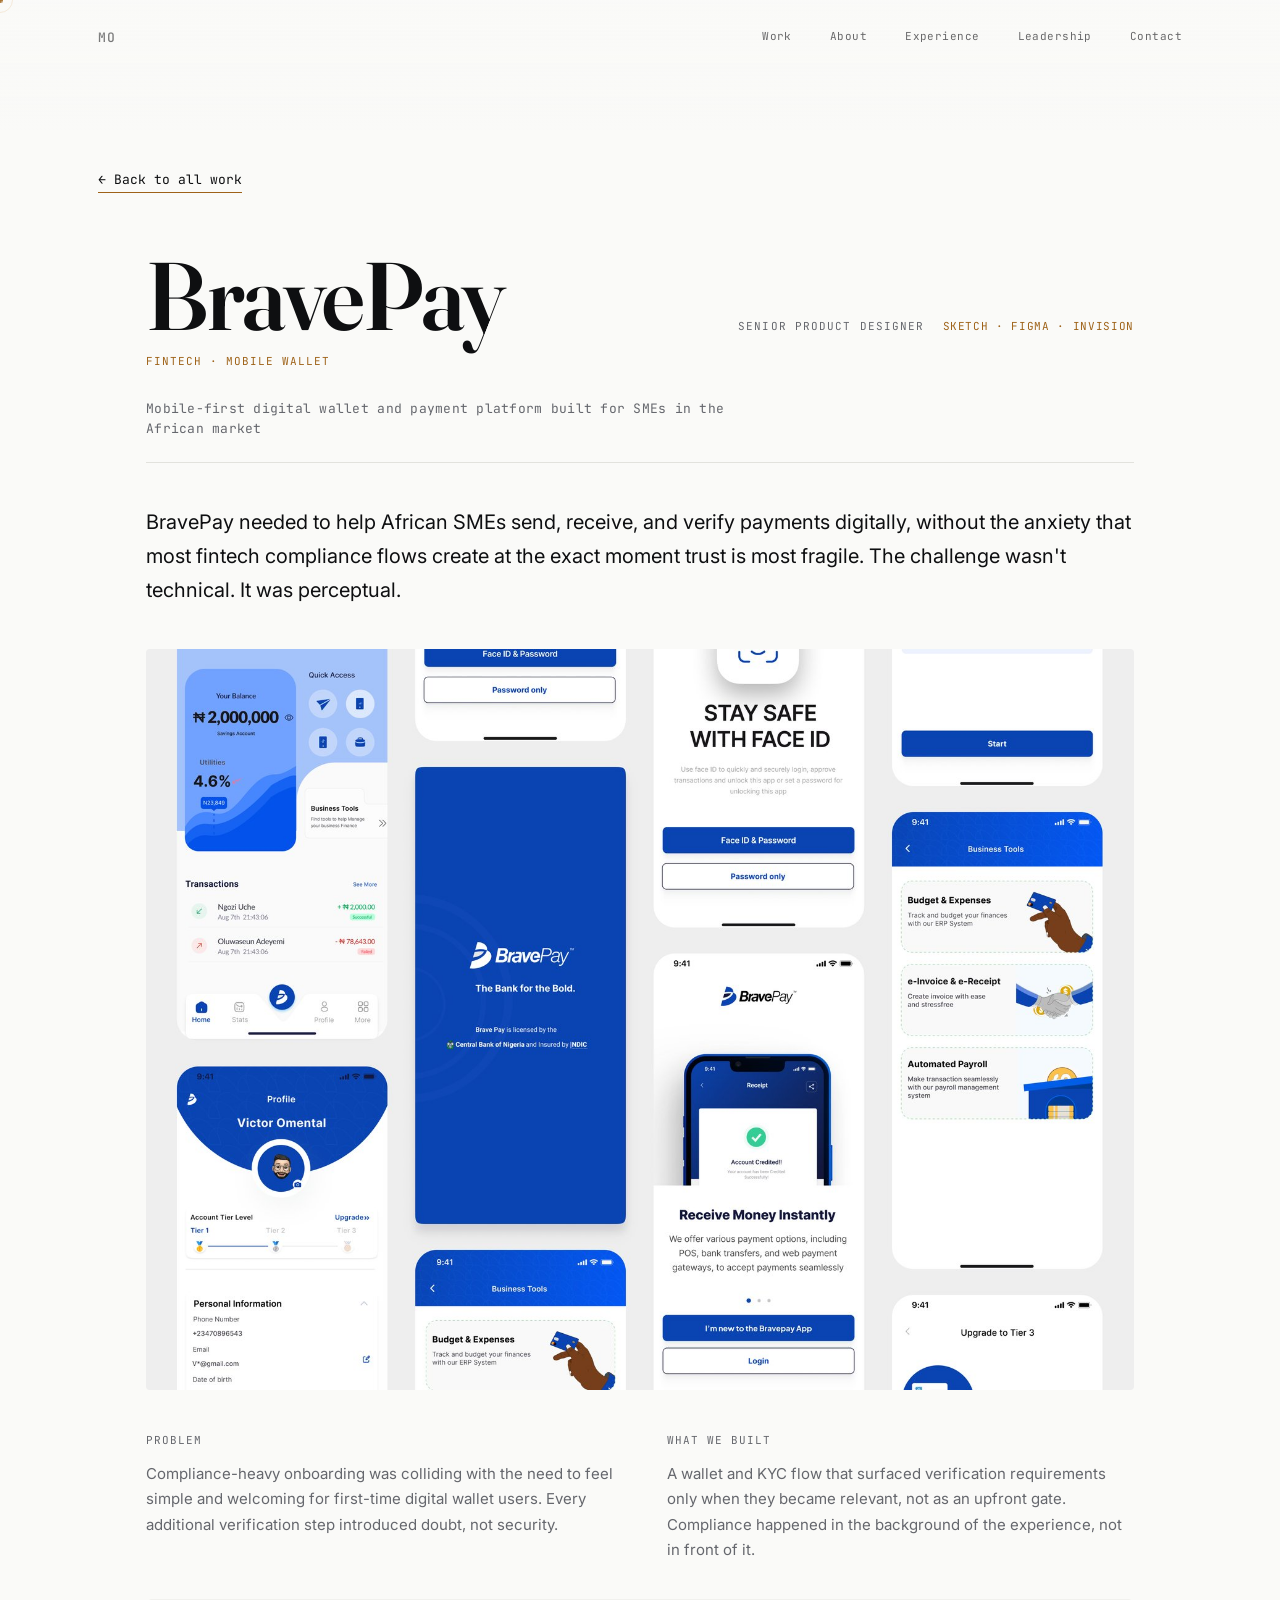
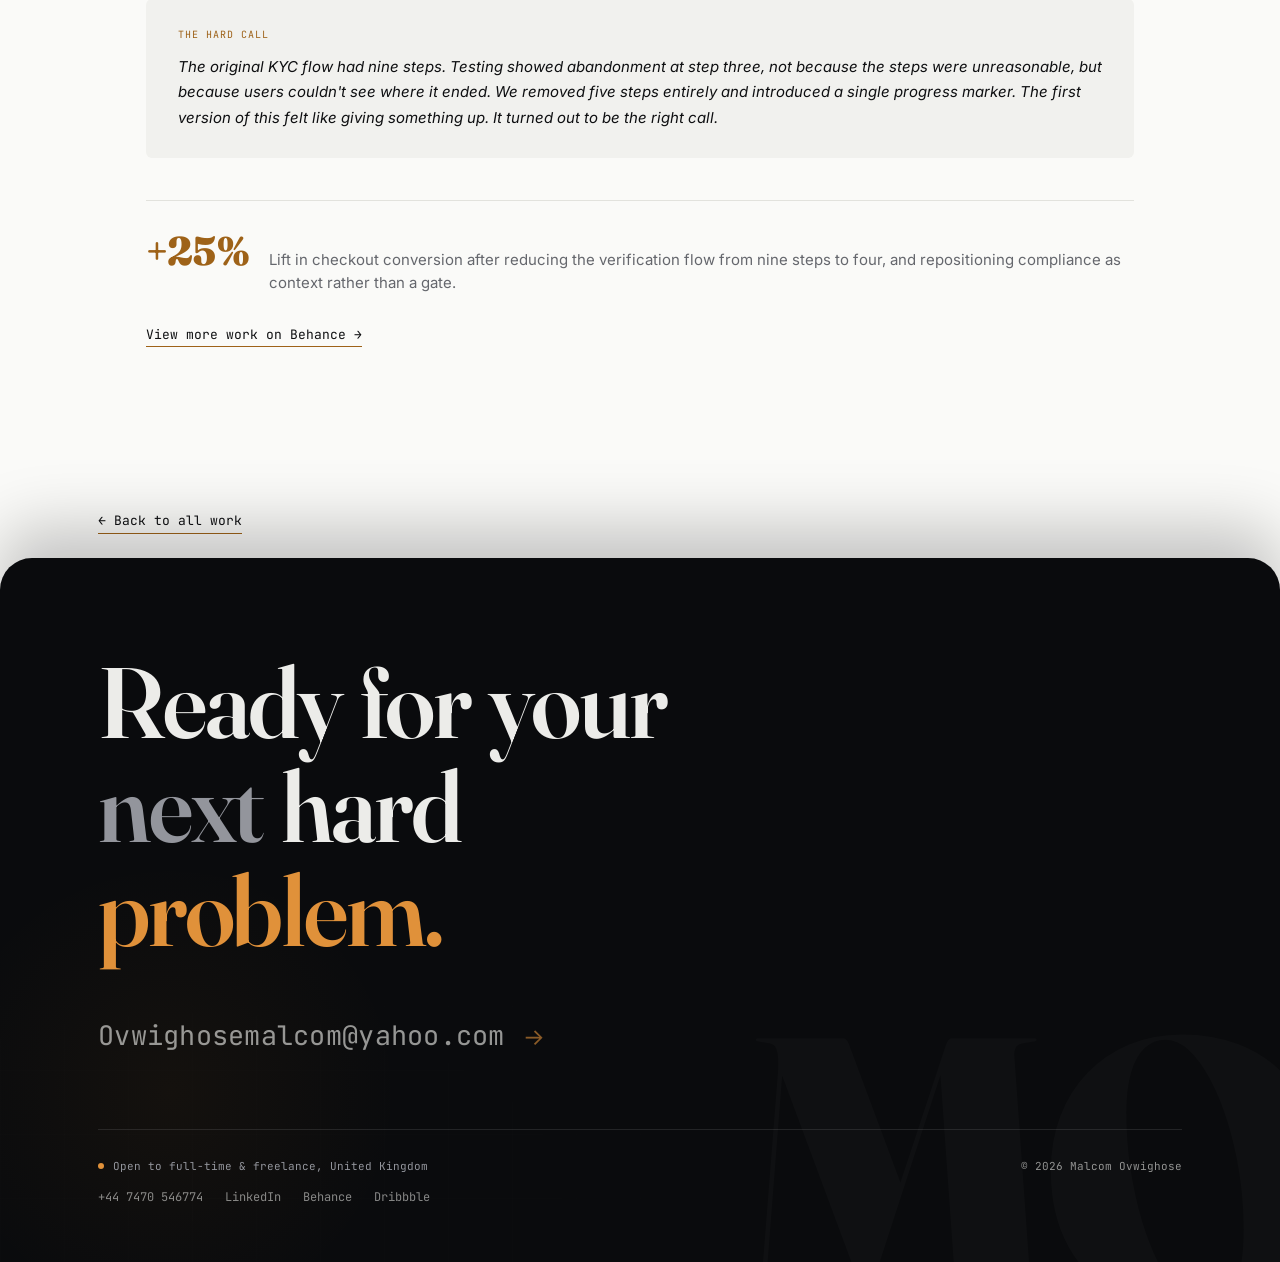
<file: work/bravepay.html>
<!DOCTYPE html>
<html lang="en">
<head>
<meta charset="UTF-8">
<meta name="viewport" content="width=device-width, initial-scale=1.0">
<title>BravePay — Mobile Wallet KYC Redesign | Malcom Ovwighose</title>
<meta name="description" content="How I redesigned BravePay's KYC verification flow for African SMEs: cutting a nine-step process to four and lifting checkout conversion 25%.">
<meta property="og:type"        content="article">
<meta property="og:title"       content="BravePay — Mobile Wallet KYC Redesign">
<meta property="og:description" content="Senior Product Designer case study: repositioning fintech compliance as context, not a gate.">
<meta property="og:image"       content="https://ovwighose-malcom.vercel.app/images/bravepay-wallet-screens.jpg">
<meta name="twitter:card"       content="summary_large_image">
<meta name="robots"             content="index, follow">
<meta name="theme-color"        content="#FAFAF8">
<meta name="color-scheme"       content="light dark">
<link rel="dns-prefetch" href="https://fonts.googleapis.com">
<link rel="preconnect" href="https://fonts.googleapis.com">
<link rel="preconnect" href="https://fonts.gstatic.com" crossorigin>
<link href="https://fonts.googleapis.com/css2?family=Fraunces:ital,opsz,wght@0,9..144,300..900;1,9..144,300..700&family=Inter:wght@300;400;500;600;700&family=JetBrains+Mono:wght@400;500&display=swap" rel="stylesheet">
<link rel="stylesheet" href="../style.css">
<style>
  body.case-page{ background: var(--paper); }
  main.case-main{
    background: var(--paper);
    padding-top: clamp(96px, 14vw, 140px);
    padding-bottom: var(--section-y);
  }
  .case-back-link{ margin-bottom: var(--sp-6); display: inline-flex; }
  @media (max-width: 980px){
    main.case-main{ padding-top: 88px; }
    .case-back-link{ margin-bottom: var(--sp-5); }
  }
</style>
</head>
<body class="case-page nav-on-light">
<a class="skip-link" href="#main-content">Skip to main content</a>

<div class="cur-glow" id="curGlow" aria-hidden="true"></div>
<div class="cur-ring" id="curRing" aria-hidden="true"><span class="cur-label" id="curLabel"></span></div>
<div class="cur-dot" id="curDot" aria-hidden="true"></div>

<div class="nav-progress" id="navProgress"></div>

<header class="nav" id="siteNav">
  <div class="wrap nav-inner">
    <a href="../index.html#hero" class="nav-logo" aria-label="Malcom Ovwighose, home">
      <span class="logo-mark">MO</span><span class="logo-expand">&nbsp;, Malcom Ovwighose</span>
    </a>
    <nav class="nav-links" id="navLinks">
      <a href="../index.html#work">work</a>
      <a href="../index.html#about">about</a>
      <a href="../index.html#experience">experience</a>
      <a href="../index.html#leadership">leadership</a>
      <a href="../index.html#contact">contact</a>
    </nav>
    <button class="nav-menu-btn" id="navMenuBtn" aria-label="Open menu">menu</button>
  </div>
</header>

<div class="nav-overlay" id="navOverlay" role="dialog" aria-label="Site navigation">
  <button class="close-btn" id="navCloseBtn" aria-label="Close menu">close</button>
  <nav>
    <a href="../index.html#work" class="nav-overlay-link">work</a>
    <a href="../index.html#about" class="nav-overlay-link">about</a>
    <a href="../index.html#experience" class="nav-overlay-link">experience</a>
    <a href="../index.html#leadership" class="nav-overlay-link">leadership</a>
    <a href="../index.html#contact" class="nav-overlay-link">contact</a>
  </nav>
  <div class="overlay-foot"><span class="dot"></span>&nbsp; Open to work, United Kingdom</div>
</div>

<main class="case-main" id="main-content" role="main">
  <div class="wrap">

    <a class="case-link case-back-link" href="../index.html#work">← Back to all work</a>

    <article class="case-art case-art--quiet">
      <div class="wrap q-inner">

        <div class="q-header">
          <div>
            <h1 class="q-co" data-cursor="text">BravePay</h1>
            <span class="q-industry">Fintech · Mobile Wallet</span>
            <p class="case-context">Mobile-first digital wallet and payment platform built for SMEs in the African market</p>
          </div>
          <div class="q-meta">
            <span style="color:var(--ink-soft);">Senior Product Designer</span>
            <span class="q-role">Sketch · Figma · InVision</span>
          </div>
        </div>

        <p class="q-opening">BravePay needed to help African SMEs send, receive, and verify payments digitally, without the anxiety that most fintech compliance flows create at the exact moment trust is most fragile. The challenge wasn't technical. It was perceptual.</p>

        <div class="q-image">
          <img src="../images/bravepay-wallet-screens.jpg" alt="BravePay mobile wallet app screens" data-cursor="image" loading="lazy" decoding="async">
        </div>

        <div class="q-body case-progressive">
          <div>
            <span class="q-section-label">Problem</span>
            <p class="q-section-text">Compliance-heavy onboarding was colliding with the need to feel simple and welcoming for first-time digital wallet users. Every additional verification step introduced doubt, not security.</p>
          </div>
          <div>
            <span class="q-section-label">What we built</span>
            <p class="q-section-text">A wallet and KYC flow that surfaced verification requirements only when they became relevant, not as an upfront gate. Compliance happened in the background of the experience, not in front of it.</p>
          </div>
        </div>

        <div class="q-tension">
          <span class="t-label">The hard call</span>
          <p>The original KYC flow had nine steps. Testing showed abandonment at step three, not because the steps were unreasonable, but because users couldn't see where it ended. We removed five steps entirely and introduced a single progress marker. The first version of this felt like giving something up. It turned out to be the right call.</p>
        </div>

        <div class="q-outcome">
          <span class="q-stat">+25%</span>
          <span class="q-desc">Lift in checkout conversion after reducing the verification flow from nine steps to four, and repositioning compliance as context rather than a gate.</span>
        </div>

        <a class="case-link" href="https://www.behance.net/rukevweovwigho" target="_blank" rel="noopener">View more work on Behance →</a>

      </div>
    </article>

    <a class="case-link case-back-link" href="../index.html#work" style="margin-top: var(--sp-7); margin-bottom: 0;">← Back to all work</a>
  </div>
</main>

<footer class="contact" data-cursor-dark itemscope itemtype="https://schema.org/Person">
  <div class="footer-monogram" aria-hidden="true">MO</div>
  <div class="footer-grain"   aria-hidden="true"></div>
  <div class="footer-ambient" aria-hidden="true"></div>

  <div class="wrap footer-inner">
    <h2 class="closing-headline reveal" data-cursor="text">
      <span class="w" style="--i:0">Ready</span>&#8202;
      <span class="w" style="--i:1">for</span>&#8202;
      <span class="w" style="--i:2">your</span><br>
      <span class="w w-soft" style="--i:3">next</span>&#8202;
      <span class="w" style="--i:4">hard</span><br>
      <span class="w w-accent" style="--i:5">problem.</span>
    </h2>

    <a class="email-cta reveal" href="mailto:Ovwighosemalcom@yahoo.com" itemprop="email">
      <span class="email-text">Ovwighosemalcom@yahoo.com</span>
      <span class="email-arrow">→</span>
    </a>

    <div class="footer-bottom reveal">
      <div class="footer-bottom-left">
        <div class="footer-status">
          <span class="dot"></span>
          <span>Open to full-time &amp; freelance, United Kingdom</span>
        </div>
        <nav class="footer-links">
          <a href="tel:+447470546774">+44 7470 546774</a>
          <a href="https://www.linkedin.com/in/malcom-ovwighose-061b34155" target="_blank" rel="noopener">LinkedIn</a>
          <a href="https://www.behance.net/rukevweovwigho" target="_blank" rel="noopener">Behance</a>
          <a href="http://dribbble.com/Rukegetrich" target="_blank" rel="noopener">Dribbble</a>
        </nav>
      </div>
      <span class="credit">© 2026 Malcom Ovwighose</span>
    </div>
  </div>
</footer>

<script src="../script.js"></script>

</body>
</html>
</file>
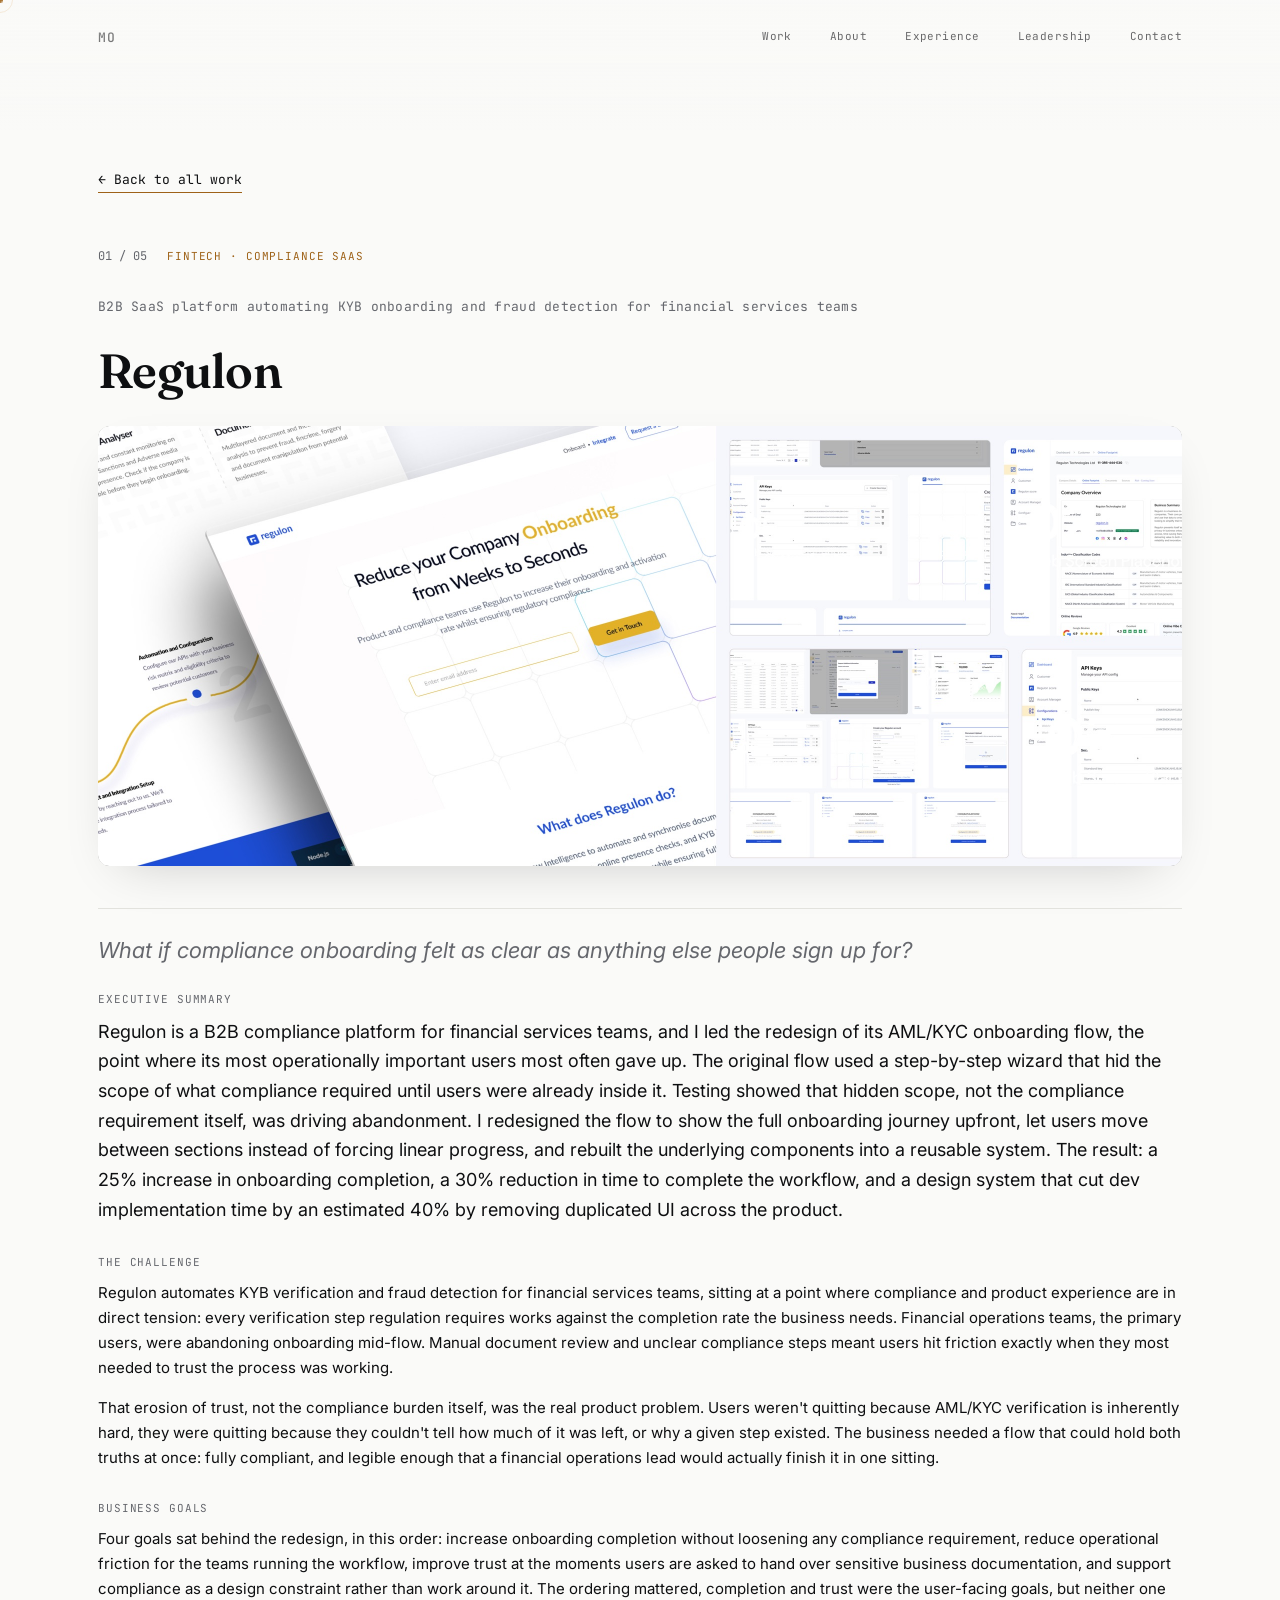
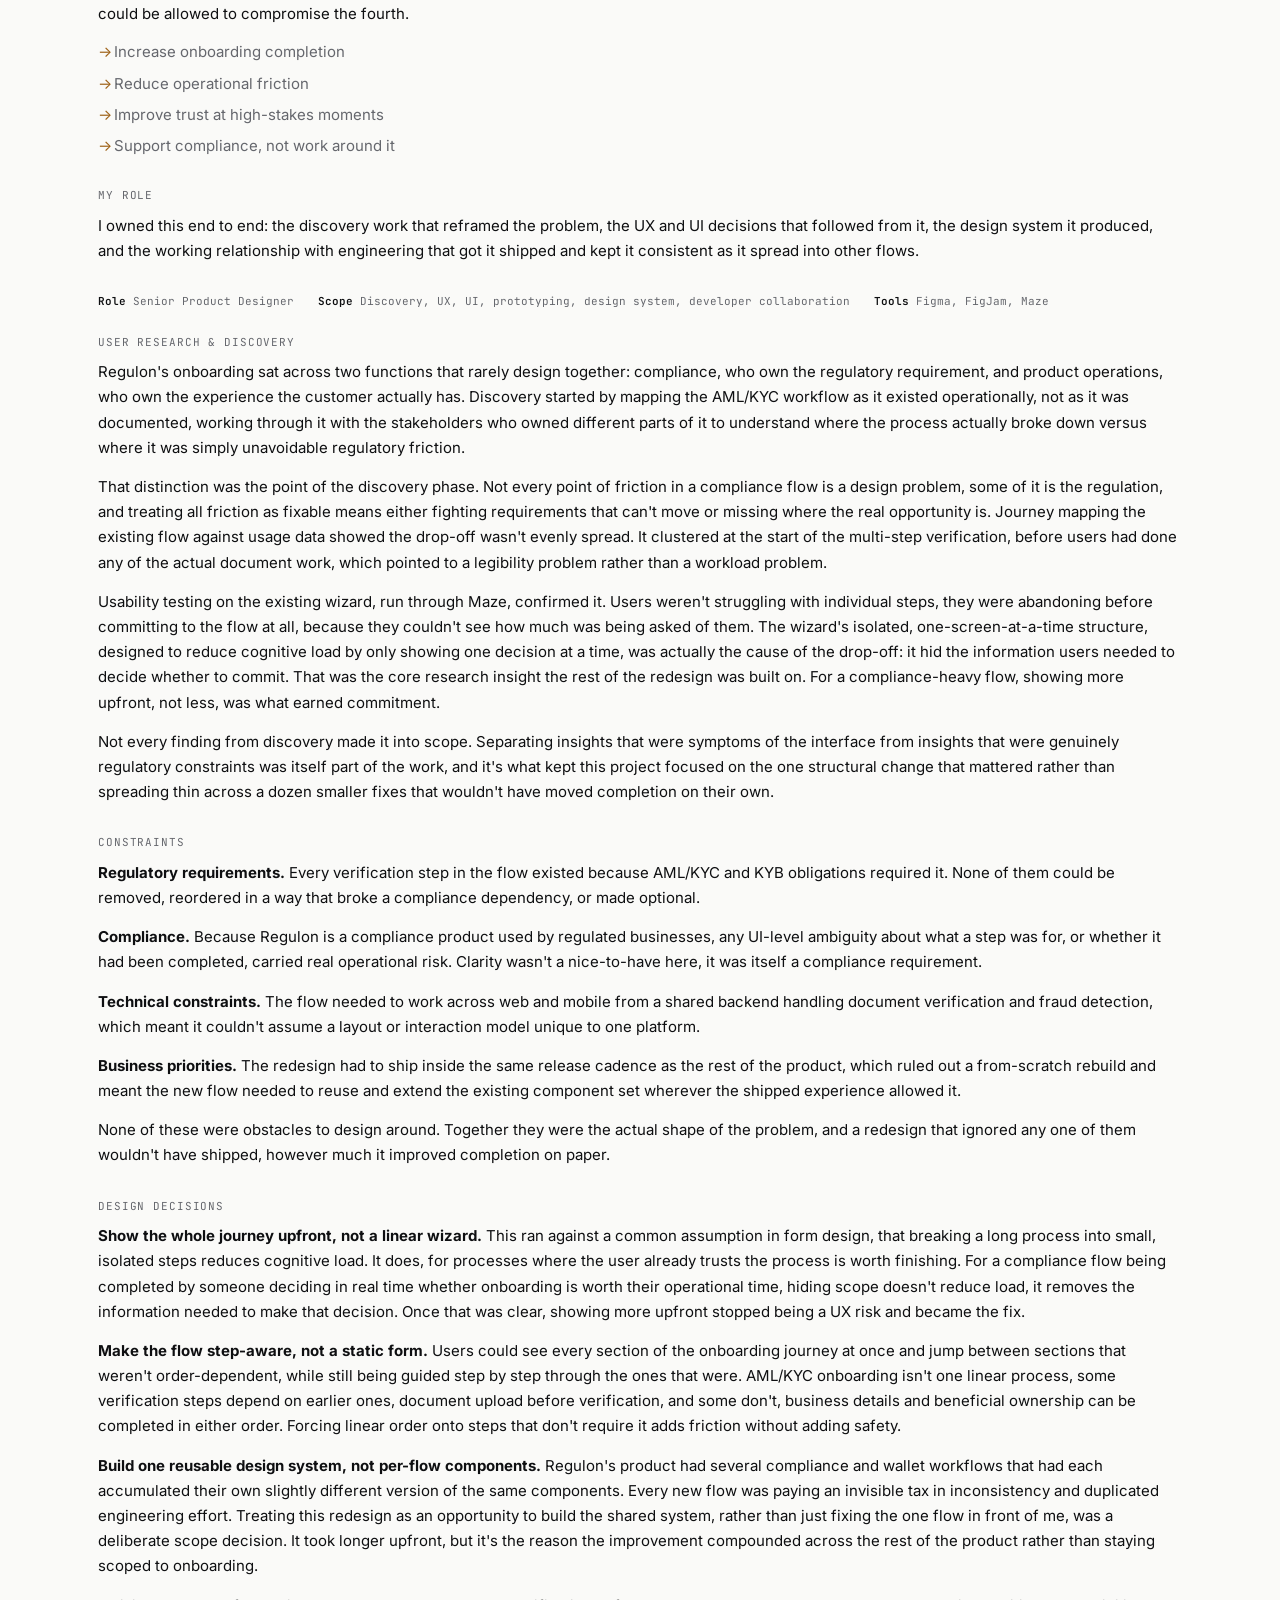
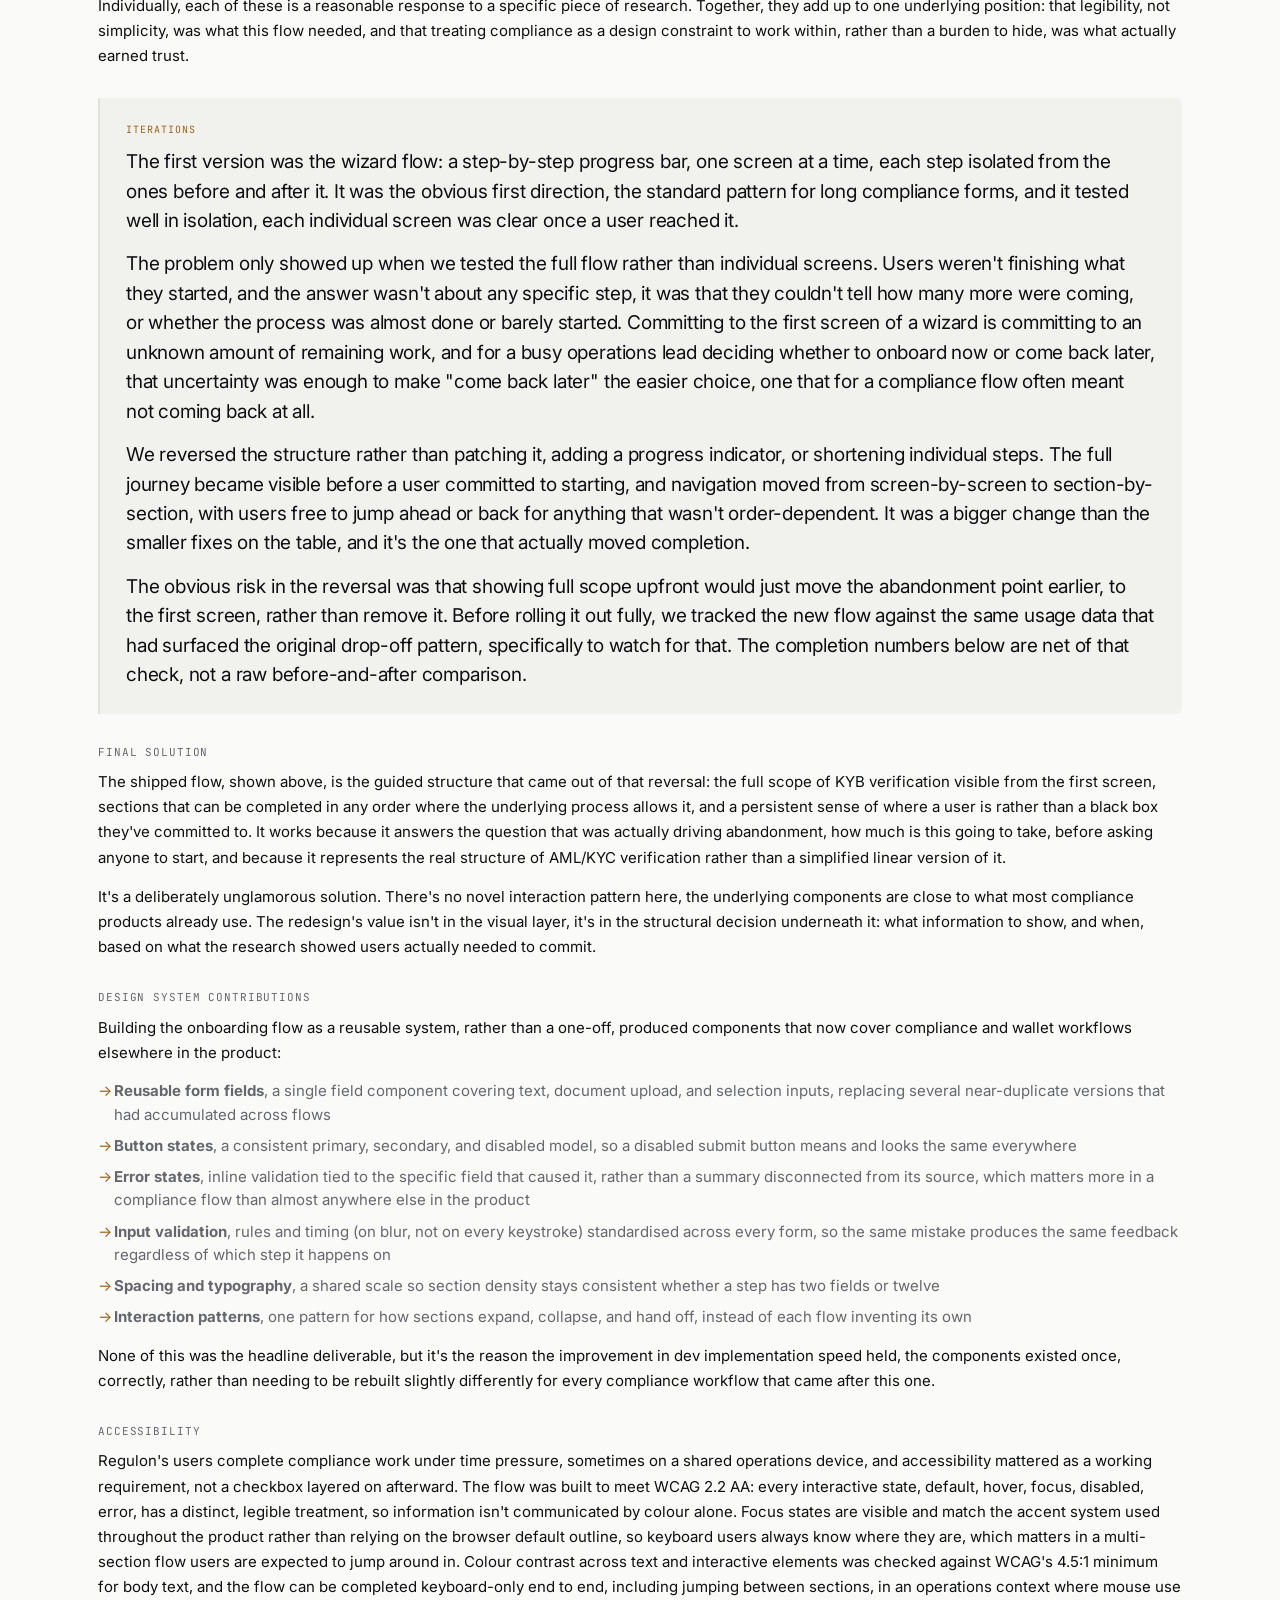
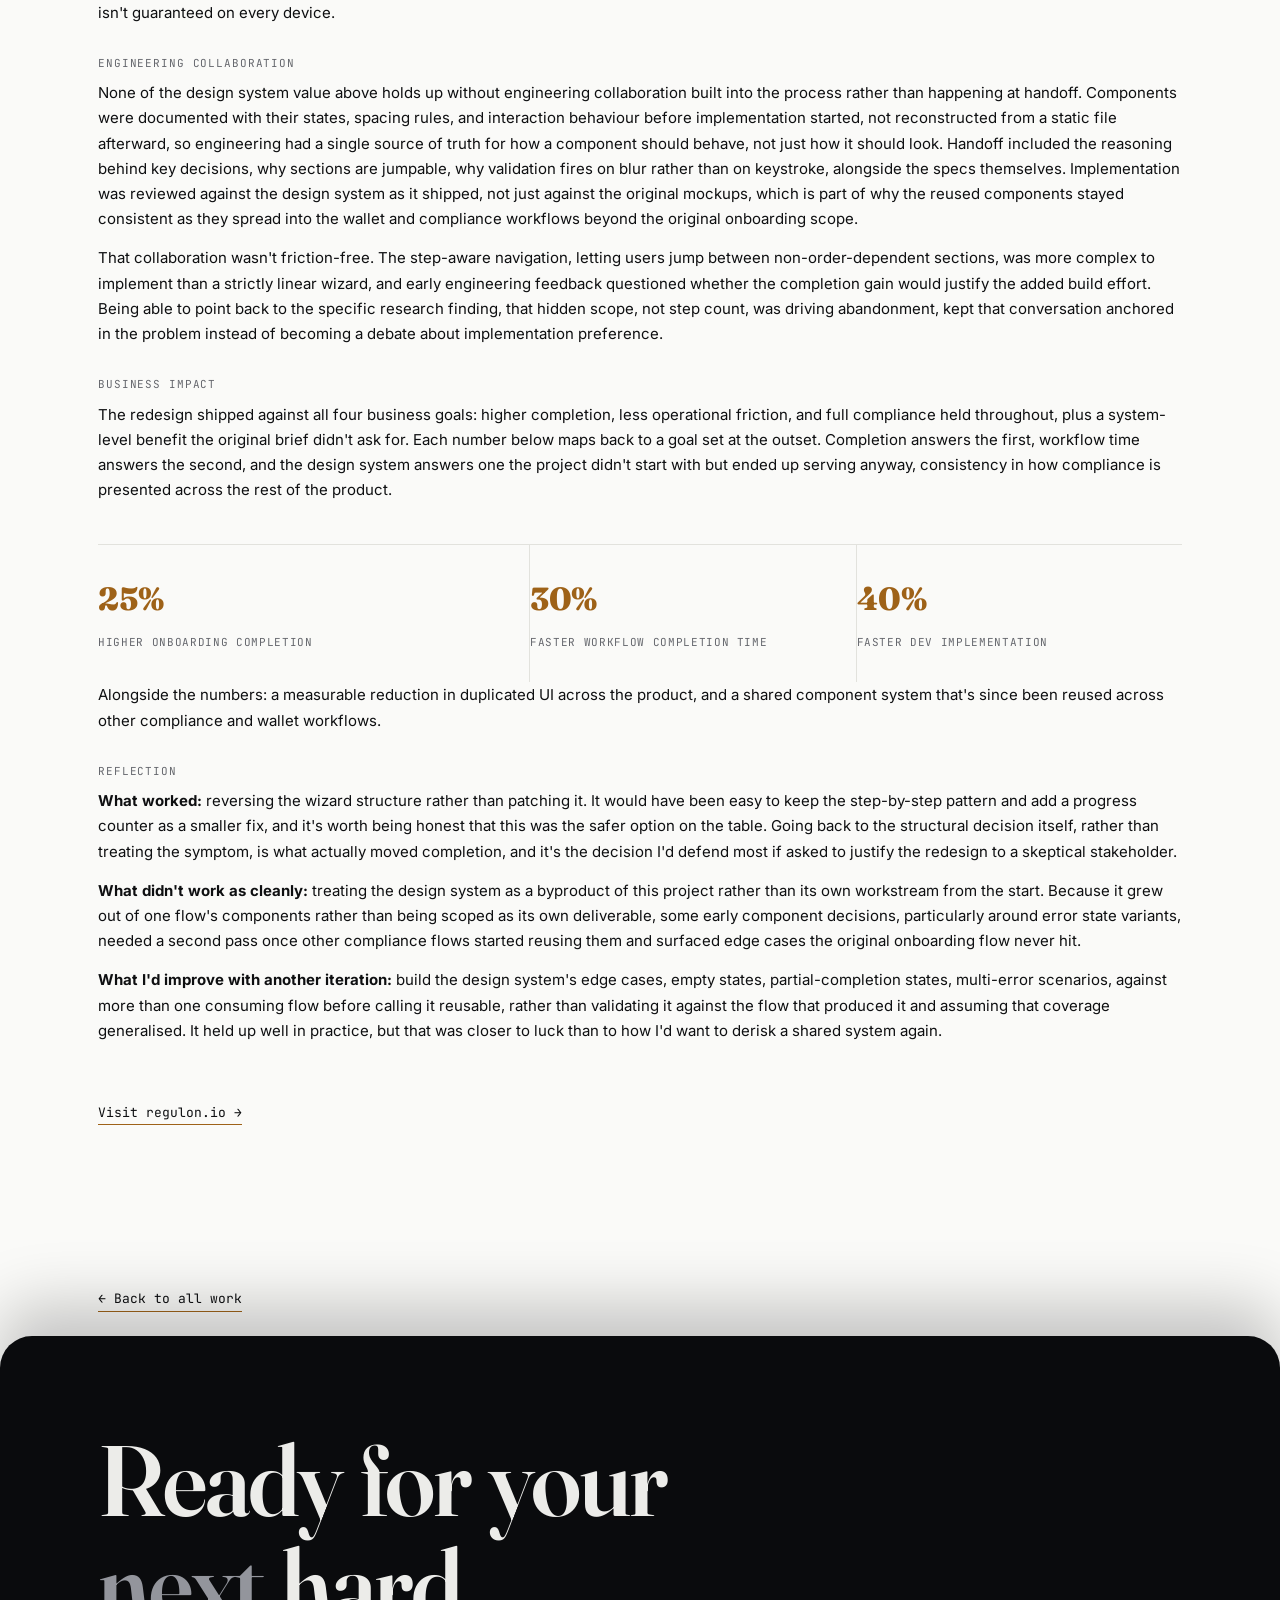
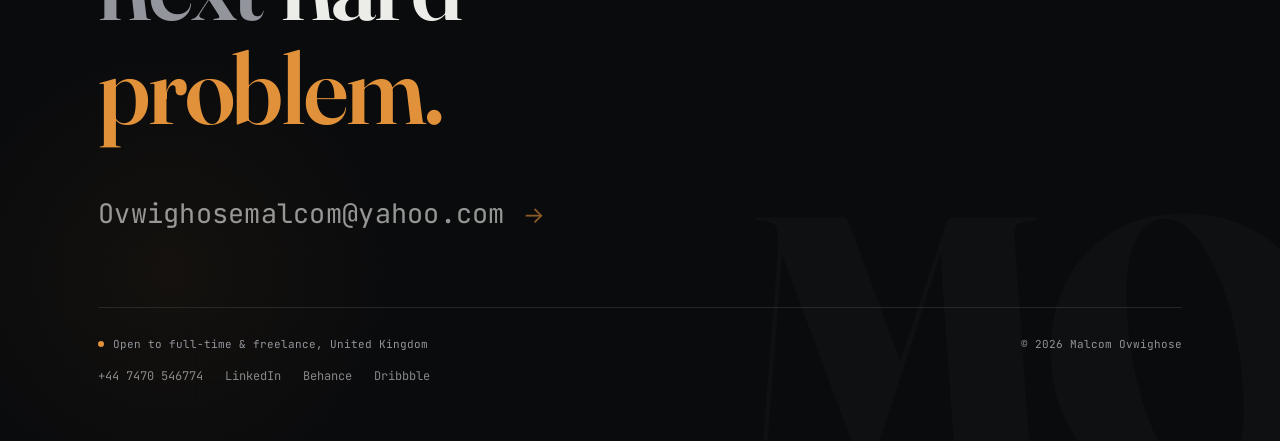
<file: work/regulon.html>
<!DOCTYPE html>
<html lang="en">
<head>
<meta charset="UTF-8">
<meta name="viewport" content="width=device-width, initial-scale=1.0">
<title>Regulon — AML/KYC Onboarding Redesign | Malcom Ovwighose</title>
<meta name="description" content="How I redesigned Regulon's AML/KYC onboarding flow: the research that reframed the problem, the decisions behind the redesign, and the design system it produced. 25% higher completion, 30% faster workflow time.">
<meta property="og:type"        content="article">
<meta property="og:title"       content="Regulon — AML/KYC Onboarding Redesign">
<meta property="og:description" content="Senior Product Designer case study: reframing a compliance onboarding flow around what was actually driving abandonment.">
<meta property="og:image"       content="https://ovwighose-malcom.vercel.app/images/regulon-onboarding-screens.jpg">
<meta name="twitter:card"       content="summary_large_image">
<meta name="robots"             content="index, follow">
<meta name="theme-color"        content="#FAFAF8">
<meta name="color-scheme"       content="light dark">
<link rel="dns-prefetch" href="https://fonts.googleapis.com">
<link rel="preconnect" href="https://fonts.googleapis.com">
<link rel="preconnect" href="https://fonts.gstatic.com" crossorigin>
<link href="https://fonts.googleapis.com/css2?family=Fraunces:ital,opsz,wght@0,9..144,300..900;1,9..144,300..700&family=Inter:wght@300;400;500;600;700&family=JetBrains+Mono:wght@400;500&display=swap" rel="stylesheet">
<link rel="stylesheet" href="../style.css">
<style>
  /* Case-study page: no pinned hero, content starts under the fixed
     nav directly on paper — same sheet surface, none of the curtain
     overlap since there's no dark hero above it to slide over. */
  body.case-page{ background: var(--paper); }
  main.case-main{
    background: var(--paper);
    padding-top: clamp(96px, 14vw, 140px);
    padding-bottom: var(--section-y);
  }
  .case-back-link{ margin-bottom: var(--sp-6); display: inline-flex; }
  @media (max-width: 980px){
    main.case-main{ padding-top: 88px; }
    .case-back-link{ margin-bottom: var(--sp-5); }
  }
</style>
</head>
<body class="case-page nav-on-light">
<a class="skip-link" href="#main-content">Skip to main content</a>

<!-- Ambient Intelligence Cursor System -->
<div class="cur-glow" id="curGlow" aria-hidden="true"></div>
<div class="cur-ring" id="curRing" aria-hidden="true"><span class="cur-label" id="curLabel"></span></div>
<div class="cur-dot" id="curDot" aria-hidden="true"></div>

<div class="nav-progress" id="navProgress"></div>

<header class="nav" id="siteNav">
  <div class="wrap nav-inner">
    <a href="../index.html#hero" class="nav-logo" aria-label="Malcom Ovwighose, home">
      <span class="logo-mark">MO</span><span class="logo-expand">&nbsp;, Malcom Ovwighose</span>
    </a>
    <nav class="nav-links" id="navLinks">
      <a href="../index.html#work">work</a>
      <a href="../index.html#about">about</a>
      <a href="../index.html#experience">experience</a>
      <a href="../index.html#leadership">leadership</a>
      <a href="../index.html#contact">contact</a>
    </nav>
    <button class="nav-menu-btn" id="navMenuBtn" aria-label="Open menu">menu</button>
  </div>
</header>

<div class="nav-overlay" id="navOverlay" role="dialog" aria-label="Site navigation">
  <button class="close-btn" id="navCloseBtn" aria-label="Close menu">close</button>
  <nav>
    <a href="../index.html#work" class="nav-overlay-link">work</a>
    <a href="../index.html#about" class="nav-overlay-link">about</a>
    <a href="../index.html#experience" class="nav-overlay-link">experience</a>
    <a href="../index.html#leadership" class="nav-overlay-link">leadership</a>
    <a href="../index.html#contact" class="nav-overlay-link">contact</a>
  </nav>
  <div class="overlay-foot"><span class="dot"></span>&nbsp; Open to work, United Kingdom</div>
</div>

<main class="case-main" id="main-content" role="main">
  <div class="wrap">

    <a class="case-link case-back-link" href="../index.html#work">← Back to all work</a>

    <article class="case-art case-art--bleed" id="case-regulon-full">
      <div class="case-meta-top">
        <span class="case-number">01 / 05</span>
        <span class="case-industry">Fintech · Compliance SaaS</span>
        <p class="case-context">B2B SaaS platform automating KYB onboarding and fraud detection for financial services teams</p>
      </div>

      <h1 class="case-01-title" data-cursor="text">Regulon</h1>

      <div class="case-visual-contained">
        <div class="mockup-stage">
          <div class="browser-wrap">
            <div class="browser-screen">
              <img data-cursor="image" src="../images/regulon-onboarding-screens.jpg" alt="Regulon compliance onboarding screens" loading="lazy" decoding="async">
            </div>
          </div>
        </div>
      </div>

      <div class="case-teaser">
        <p>What if compliance onboarding felt as clear as anything else people sign up for?</p>
      </div>

      <div class="case-progressive">

        <div class="case-block case-block--lede">
          <span class="lbl">Executive Summary</span>
          <p>Regulon is a B2B compliance platform for financial services teams, and I led the redesign of its AML/KYC onboarding flow, the point where its most operationally important users most often gave up. The original flow used a step-by-step wizard that hid the scope of what compliance required until users were already inside it. Testing showed that hidden scope, not the compliance requirement itself, was driving abandonment. I redesigned the flow to show the full onboarding journey upfront, let users move between sections instead of forcing linear progress, and rebuilt the underlying components into a reusable system. The result: a 25% increase in onboarding completion, a 30% reduction in time to complete the workflow, and a design system that cut dev implementation time by an estimated 40% by removing duplicated UI across the product.</p>
        </div>

        <div class="case-block">
          <span class="lbl">The Challenge</span>
          <p>Regulon automates KYB verification and fraud detection for financial services teams, sitting at a point where compliance and product experience are in direct tension: every verification step regulation requires works against the completion rate the business needs. Financial operations teams, the primary users, were abandoning onboarding mid-flow. Manual document review and unclear compliance steps meant users hit friction exactly when they most needed to trust the process was working.</p>
          <p>That erosion of trust, not the compliance burden itself, was the real product problem. Users weren't quitting because AML/KYC verification is inherently hard, they were quitting because they couldn't tell how much of it was left, or why a given step existed. The business needed a flow that could hold both truths at once: fully compliant, and legible enough that a financial operations lead would actually finish it in one sitting.</p>
        </div>

        <div class="case-block">
          <span class="lbl">Business Goals</span>
          <p>Four goals sat behind the redesign, in this order: increase onboarding completion without loosening any compliance requirement, reduce operational friction for the teams running the workflow, improve trust at the moments users are asked to hand over sensitive business documentation, and support compliance as a design constraint rather than work around it. The ordering mattered, completion and trust were the user-facing goals, but neither one could be allowed to compromise the fourth.</p>
          <ul>
            <li>Increase onboarding completion</li>
            <li>Reduce operational friction</li>
            <li>Improve trust at high-stakes moments</li>
            <li>Support compliance, not work around it</li>
          </ul>
        </div>

        <div class="case-block">
          <span class="lbl">My Role</span>
          <p>I owned this end to end: the discovery work that reframed the problem, the UX and UI decisions that followed from it, the design system it produced, and the working relationship with engineering that got it shipped and kept it consistent as it spread into other flows.</p>
        </div>
        <div class="case-meta-row">
          <span><strong>Role</strong> Senior Product Designer</span>
          <span><strong>Scope</strong> Discovery, UX, UI, prototyping, design system, developer collaboration</span>
          <span><strong>Tools</strong> Figma, FigJam, Maze</span>
        </div>

        <div class="case-block">
          <span class="lbl">User Research &amp; Discovery</span>
          <p>Regulon's onboarding sat across two functions that rarely design together: compliance, who own the regulatory requirement, and product operations, who own the experience the customer actually has. Discovery started by mapping the AML/KYC workflow as it existed operationally, not as it was documented, working through it with the stakeholders who owned different parts of it to understand where the process actually broke down versus where it was simply unavoidable regulatory friction.</p>
          <p>That distinction was the point of the discovery phase. Not every point of friction in a compliance flow is a design problem, some of it is the regulation, and treating all friction as fixable means either fighting requirements that can't move or missing where the real opportunity is. Journey mapping the existing flow against usage data showed the drop-off wasn't evenly spread. It clustered at the start of the multi-step verification, before users had done any of the actual document work, which pointed to a legibility problem rather than a workload problem.</p>
          <p>Usability testing on the existing wizard, run through Maze, confirmed it. Users weren't struggling with individual steps, they were abandoning before committing to the flow at all, because they couldn't see how much was being asked of them. The wizard's isolated, one-screen-at-a-time structure, designed to reduce cognitive load by only showing one decision at a time, was actually the cause of the drop-off: it hid the information users needed to decide whether to commit. That was the core research insight the rest of the redesign was built on. For a compliance-heavy flow, showing more upfront, not less, was what earned commitment.</p>
          <p>Not every finding from discovery made it into scope. Separating insights that were symptoms of the interface from insights that were genuinely regulatory constraints was itself part of the work, and it's what kept this project focused on the one structural change that mattered rather than spreading thin across a dozen smaller fixes that wouldn't have moved completion on their own.</p>
        </div>

        <div class="case-block">
          <span class="lbl">Constraints</span>
          <p><strong>Regulatory requirements.</strong> Every verification step in the flow existed because AML/KYC and KYB obligations required it. None of them could be removed, reordered in a way that broke a compliance dependency, or made optional.</p>
          <p><strong>Compliance.</strong> Because Regulon is a compliance product used by regulated businesses, any UI-level ambiguity about what a step was for, or whether it had been completed, carried real operational risk. Clarity wasn't a nice-to-have here, it was itself a compliance requirement.</p>
          <p><strong>Technical constraints.</strong> The flow needed to work across web and mobile from a shared backend handling document verification and fraud detection, which meant it couldn't assume a layout or interaction model unique to one platform.</p>
          <p><strong>Business priorities.</strong> The redesign had to ship inside the same release cadence as the rest of the product, which ruled out a from-scratch rebuild and meant the new flow needed to reuse and extend the existing component set wherever the shipped experience allowed it.</p>
          <p>None of these were obstacles to design around. Together they were the actual shape of the problem, and a redesign that ignored any one of them wouldn't have shipped, however much it improved completion on paper.</p>
        </div>

        <div class="case-block">
          <span class="lbl">Design Decisions</span>
          <p><strong>Show the whole journey upfront, not a linear wizard.</strong> This ran against a common assumption in form design, that breaking a long process into small, isolated steps reduces cognitive load. It does, for processes where the user already trusts the process is worth finishing. For a compliance flow being completed by someone deciding in real time whether onboarding is worth their operational time, hiding scope doesn't reduce load, it removes the information needed to make that decision. Once that was clear, showing more upfront stopped being a UX risk and became the fix.</p>
          <p><strong>Make the flow step-aware, not a static form.</strong> Users could see every section of the onboarding journey at once and jump between sections that weren't order-dependent, while still being guided step by step through the ones that were. AML/KYC onboarding isn't one linear process, some verification steps depend on earlier ones, document upload before verification, and some don't, business details and beneficial ownership can be completed in either order. Forcing linear order onto steps that don't require it adds friction without adding safety.</p>
          <p><strong>Build one reusable design system, not per-flow components.</strong> Regulon's product had several compliance and wallet workflows that had each accumulated their own slightly different version of the same components. Every new flow was paying an invisible tax in inconsistency and duplicated engineering effort. Treating this redesign as an opportunity to build the shared system, rather than just fixing the one flow in front of me, was a deliberate scope decision. It took longer upfront, but it's the reason the improvement compounded across the rest of the product rather than staying scoped to onboarding.</p>
          <p>Individually, each of these is a reasonable response to a specific piece of research. Together, they add up to one underlying position: that legibility, not simplicity, was what this flow needed, and that treating compliance as a design constraint to work within, rather than a burden to hide, was what actually earned trust.</p>
        </div>

        <div class="case-tension">
          <span class="t-label">Iterations</span>
          <p>The first version was the wizard flow: a step-by-step progress bar, one screen at a time, each step isolated from the ones before and after it. It was the obvious first direction, the standard pattern for long compliance forms, and it tested well in isolation, each individual screen was clear once a user reached it.</p>
          <p>The problem only showed up when we tested the full flow rather than individual screens. Users weren't finishing what they started, and the answer wasn't about any specific step, it was that they couldn't tell how many more were coming, or whether the process was almost done or barely started. Committing to the first screen of a wizard is committing to an unknown amount of remaining work, and for a busy operations lead deciding whether to onboard now or come back later, that uncertainty was enough to make "come back later" the easier choice, one that for a compliance flow often meant not coming back at all.</p>
          <p>We reversed the structure rather than patching it, adding a progress indicator, or shortening individual steps. The full journey became visible before a user committed to starting, and navigation moved from screen-by-screen to section-by-section, with users free to jump ahead or back for anything that wasn't order-dependent. It was a bigger change than the smaller fixes on the table, and it's the one that actually moved completion.</p>
          <p>The obvious risk in the reversal was that showing full scope upfront would just move the abandonment point earlier, to the first screen, rather than remove it. Before rolling it out fully, we tracked the new flow against the same usage data that had surfaced the original drop-off pattern, specifically to watch for that. The completion numbers below are net of that check, not a raw before-and-after comparison.</p>
        </div>

        <div class="case-block">
          <span class="lbl">Final Solution</span>
          <p>The shipped flow, shown above, is the guided structure that came out of that reversal: the full scope of KYB verification visible from the first screen, sections that can be completed in any order where the underlying process allows it, and a persistent sense of where a user is rather than a black box they've committed to. It works because it answers the question that was actually driving abandonment, how much is this going to take, before asking anyone to start, and because it represents the real structure of AML/KYC verification rather than a simplified linear version of it.</p>
          <p>It's a deliberately unglamorous solution. There's no novel interaction pattern here, the underlying components are close to what most compliance products already use. The redesign's value isn't in the visual layer, it's in the structural decision underneath it: what information to show, and when, based on what the research showed users actually needed to commit.</p>
        </div>

        <div class="case-block">
          <span class="lbl">Design System Contributions</span>
          <p>Building the onboarding flow as a reusable system, rather than a one-off, produced components that now cover compliance and wallet workflows elsewhere in the product:</p>
          <ul>
            <li><strong>Reusable form fields</strong>, a single field component covering text, document upload, and selection inputs, replacing several near-duplicate versions that had accumulated across flows</li>
            <li><strong>Button states</strong>, a consistent primary, secondary, and disabled model, so a disabled submit button means and looks the same everywhere</li>
            <li><strong>Error states</strong>, inline validation tied to the specific field that caused it, rather than a summary disconnected from its source, which matters more in a compliance flow than almost anywhere else in the product</li>
            <li><strong>Input validation</strong>, rules and timing (on blur, not on every keystroke) standardised across every form, so the same mistake produces the same feedback regardless of which step it happens on</li>
            <li><strong>Spacing and typography</strong>, a shared scale so section density stays consistent whether a step has two fields or twelve</li>
            <li><strong>Interaction patterns</strong>, one pattern for how sections expand, collapse, and hand off, instead of each flow inventing its own</li>
          </ul>
          <p>None of this was the headline deliverable, but it's the reason the improvement in dev implementation speed held, the components existed once, correctly, rather than needing to be rebuilt slightly differently for every compliance workflow that came after this one.</p>
        </div>

        <div class="case-block">
          <span class="lbl">Accessibility</span>
          <p>Regulon's users complete compliance work under time pressure, sometimes on a shared operations device, and accessibility mattered as a working requirement, not a checkbox layered on afterward. The flow was built to meet WCAG 2.2 AA: every interactive state, default, hover, focus, disabled, error, has a distinct, legible treatment, so information isn't communicated by colour alone. Focus states are visible and match the accent system used throughout the product rather than relying on the browser default outline, so keyboard users always know where they are, which matters in a multi-section flow users are expected to jump around in. Colour contrast across text and interactive elements was checked against WCAG's 4.5:1 minimum for body text, and the flow can be completed keyboard-only end to end, including jumping between sections, in an operations context where mouse use isn't guaranteed on every device.</p>
        </div>

        <div class="case-block">
          <span class="lbl">Engineering Collaboration</span>
          <p>None of the design system value above holds up without engineering collaboration built into the process rather than happening at handoff. Components were documented with their states, spacing rules, and interaction behaviour before implementation started, not reconstructed from a static file afterward, so engineering had a single source of truth for how a component should behave, not just how it should look. Handoff included the reasoning behind key decisions, why sections are jumpable, why validation fires on blur rather than on keystroke, alongside the specs themselves. Implementation was reviewed against the design system as it shipped, not just against the original mockups, which is part of why the reused components stayed consistent as they spread into the wallet and compliance workflows beyond the original onboarding scope.</p>
          <p>That collaboration wasn't friction-free. The step-aware navigation, letting users jump between non-order-dependent sections, was more complex to implement than a strictly linear wizard, and early engineering feedback questioned whether the completion gain would justify the added build effort. Being able to point back to the specific research finding, that hidden scope, not step count, was driving abandonment, kept that conversation anchored in the problem instead of becoming a debate about implementation preference.</p>
        </div>

        <div class="case-block">
          <span class="lbl">Business Impact</span>
          <p>The redesign shipped against all four business goals: higher completion, less operational friction, and full compliance held throughout, plus a system-level benefit the original brief didn't ask for. Each number below maps back to a goal set at the outset. Completion answers the first, workflow time answers the second, and the design system answers one the project didn't start with but ended up serving anyway, consistency in how compliance is presented across the rest of the product.</p>
        </div>
        <div class="case-outcomes-bar">
          <div class="stat"><span class="num">25%</span><span class="lbl">Higher onboarding completion</span></div>
          <div class="stat"><span class="num">30%</span><span class="lbl">Faster workflow completion time</span></div>
          <div class="stat"><span class="num">40%</span><span class="lbl">Faster dev implementation</span></div>
        </div>
        <div class="case-block">
          <p>Alongside the numbers: a measurable reduction in duplicated UI across the product, and a shared component system that's since been reused across other compliance and wallet workflows.</p>
        </div>

        <div class="case-block">
          <span class="lbl">Reflection</span>
          <p><strong>What worked:</strong> reversing the wizard structure rather than patching it. It would have been easy to keep the step-by-step pattern and add a progress counter as a smaller fix, and it's worth being honest that this was the safer option on the table. Going back to the structural decision itself, rather than treating the symptom, is what actually moved completion, and it's the decision I'd defend most if asked to justify the redesign to a skeptical stakeholder.</p>
          <p><strong>What didn't work as cleanly:</strong> treating the design system as a byproduct of this project rather than its own workstream from the start. Because it grew out of one flow's components rather than being scoped as its own deliverable, some early component decisions, particularly around error state variants, needed a second pass once other compliance flows started reusing them and surfaced edge cases the original onboarding flow never hit.</p>
          <p><strong>What I'd improve with another iteration:</strong> build the design system's edge cases, empty states, partial-completion states, multi-error scenarios, against more than one consuming flow before calling it reusable, rather than validating it against the flow that produced it and assuming that coverage generalised. It held up well in practice, but that was closer to luck than to how I'd want to derisk a shared system again.</p>
        </div>

        <a class="case-link" href="https://www.regulon.io" target="_blank" rel="noopener">Visit regulon.io →</a>
      </div>
    </article>

    <a class="case-link case-back-link" href="../index.html#work" style="margin-top: var(--sp-7); margin-bottom: 0;">← Back to all work</a>
  </div>
</main>

<footer class="contact" data-cursor-dark itemscope itemtype="https://schema.org/Person">

  <!-- Depth layers -->
  <div class="footer-monogram" aria-hidden="true">MO</div>
  <div class="footer-grain"   aria-hidden="true"></div>
  <div class="footer-ambient" aria-hidden="true"></div>

  <div class="wrap footer-inner">

    <!-- Closing headline, word-by-word stagger -->
    <h2 class="closing-headline reveal" data-cursor="text">
      <span class="w" style="--i:0">Ready</span>&#8202;
      <span class="w" style="--i:1">for</span>&#8202;
      <span class="w" style="--i:2">your</span><br>
      <span class="w w-soft" style="--i:3">next</span>&#8202;
      <span class="w" style="--i:4">hard</span><br>
      <span class="w w-accent" style="--i:5">problem.</span>
    </h2>

    <!-- Email CTA, large drawing-underline text link -->
    <a class="email-cta reveal" href="mailto:Ovwighosemalcom@yahoo.com" itemprop="email">
      <span class="email-text">Ovwighosemalcom@yahoo.com</span>
      <span class="email-arrow">→</span>
    </a>

    <!-- Bottom bar -->
    <div class="footer-bottom reveal">
      <div class="footer-bottom-left">
        <div class="footer-status">
          <span class="dot"></span>
          <span>Open to full-time &amp; freelance, United Kingdom</span>
        </div>
        <nav class="footer-links">
          <a href="tel:+447470546774">+44 7470 546774</a>
          <a href="https://www.linkedin.com/in/malcom-ovwighose-061b34155" target="_blank" rel="noopener">LinkedIn</a>
          <a href="https://www.behance.net/rukevweovwigho" target="_blank" rel="noopener">Behance</a>
          <a href="http://dribbble.com/Rukegetrich" target="_blank" rel="noopener">Dribbble</a>
        </nav>
      </div>
      <span class="credit">© 2026 Malcom Ovwighose</span>
    </div>

  </div>
</footer>

<script src="../script.js"></script>

</body>
</html>
</file>
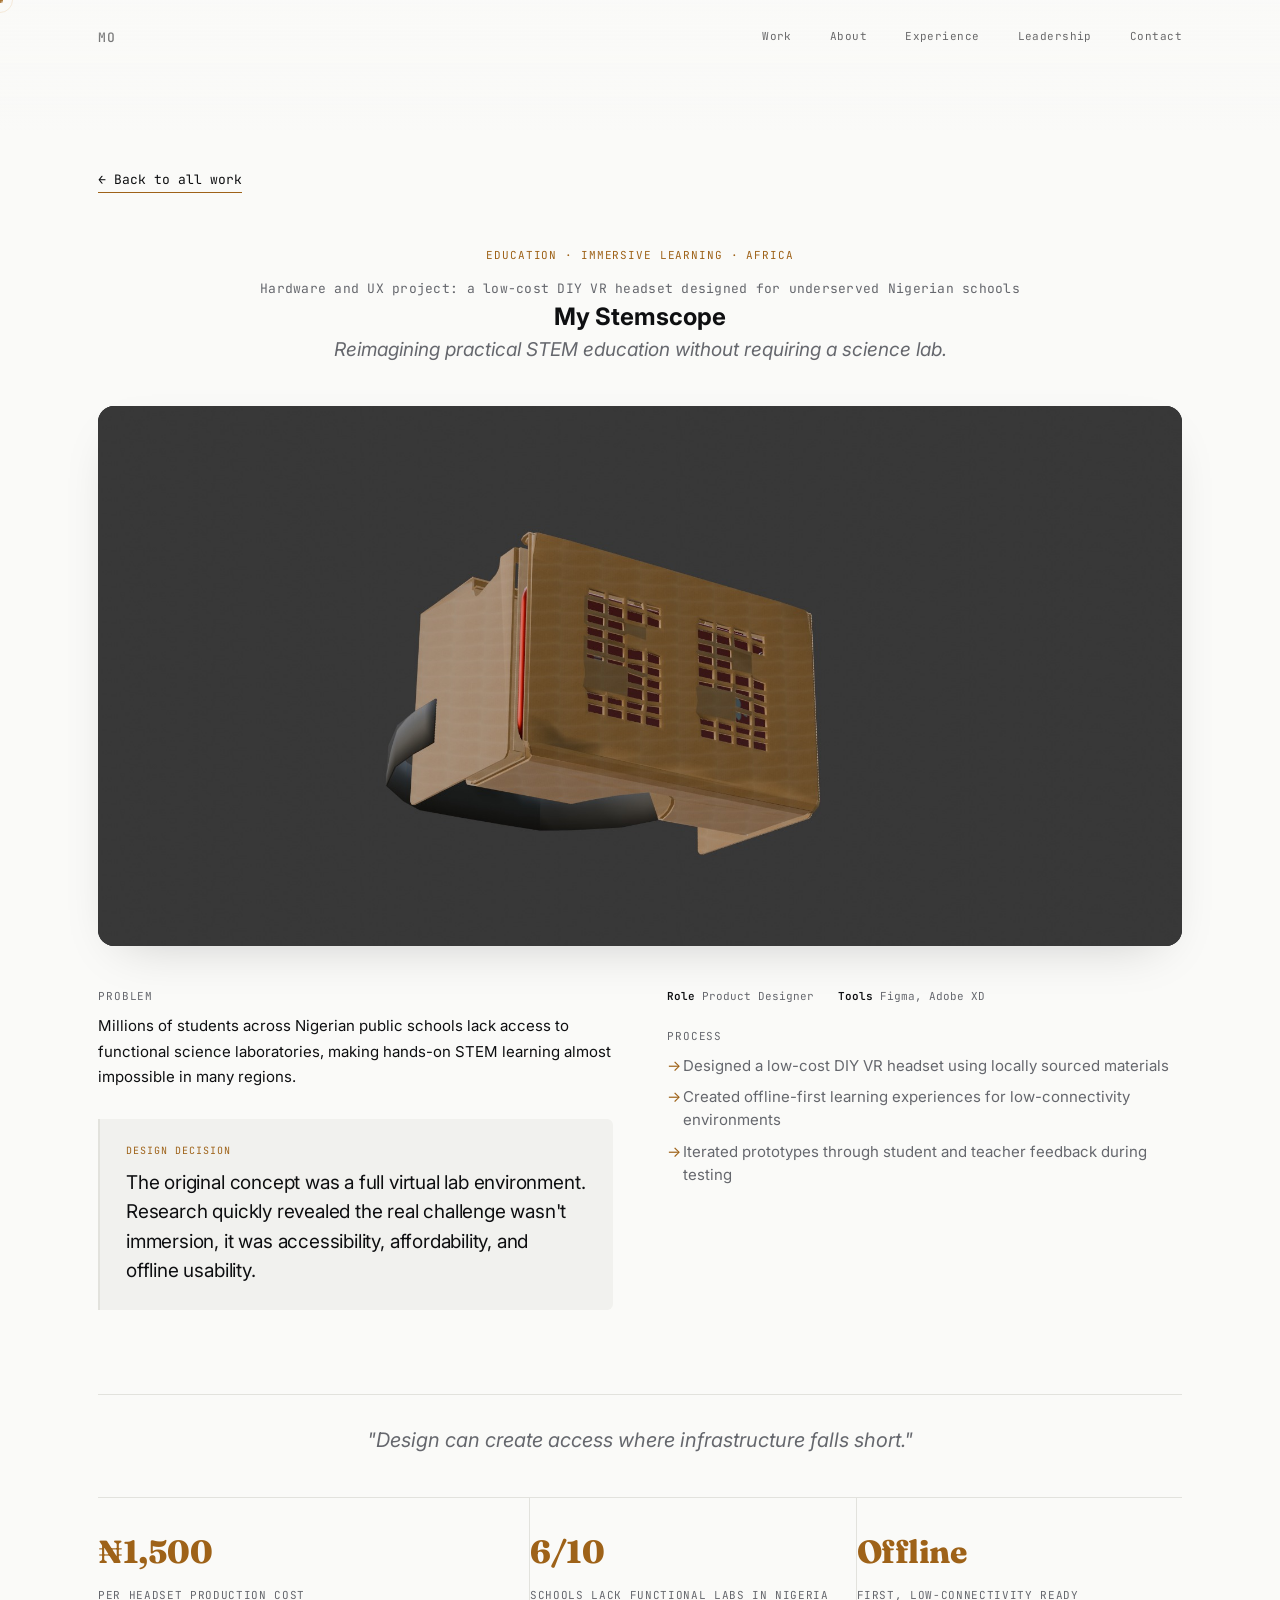
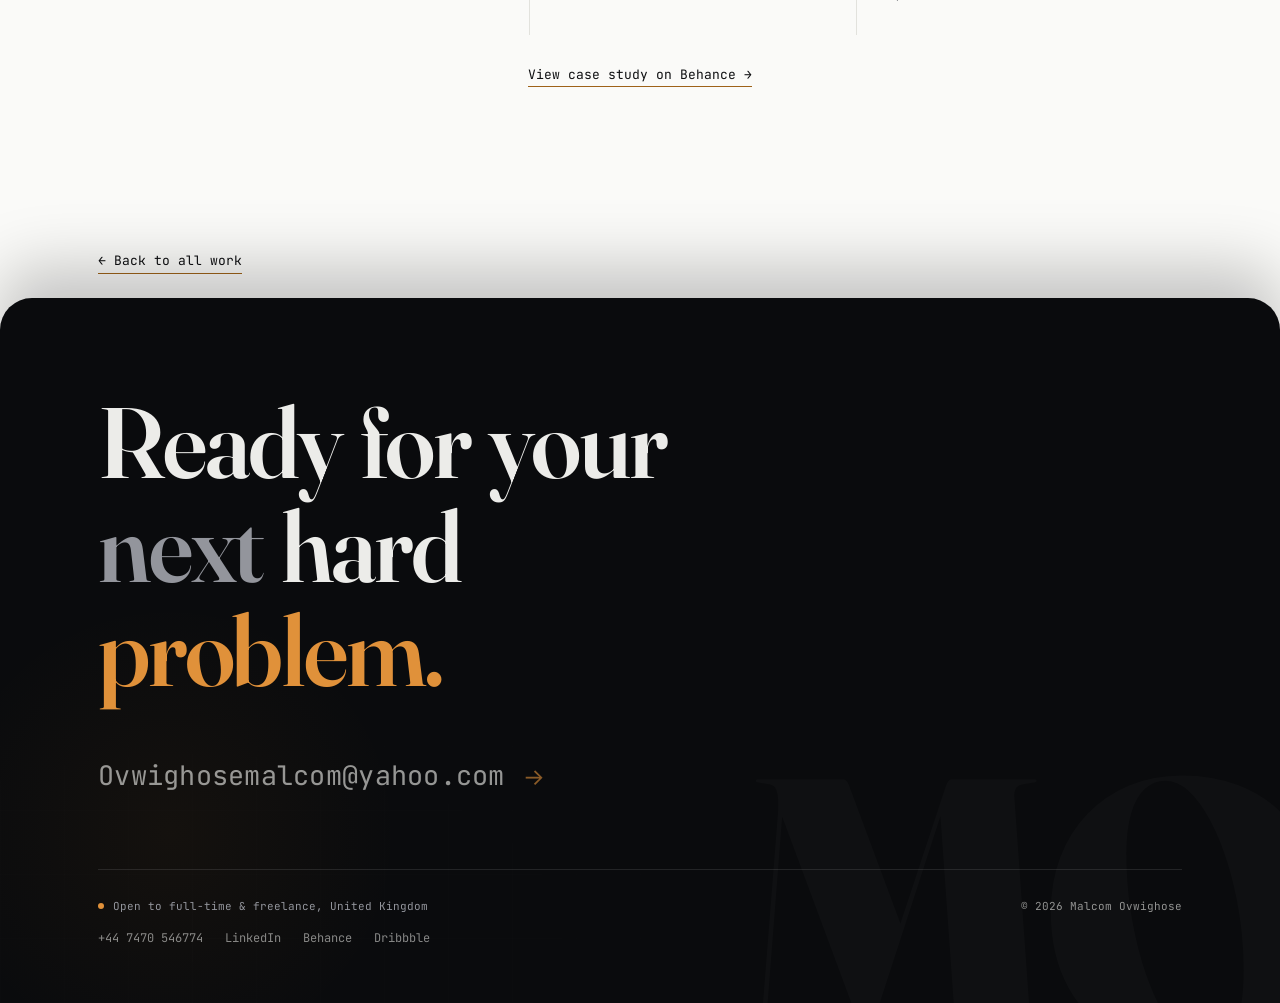
<file: work/stemscope.html>
<!DOCTYPE html>
<html lang="en">
<head>
<meta charset="UTF-8">
<meta name="viewport" content="width=device-width, initial-scale=1.0">
<title>My Stemscope — Low-Cost DIY VR Headset | Malcom Ovwighose</title>
<meta name="description" content="How I designed a low-cost DIY VR headset for underserved Nigerian schools: offline-first, locally sourced, ₦1,500 per unit.">
<meta property="og:type"        content="article">
<meta property="og:title"       content="My Stemscope — Low-Cost DIY VR Headset">
<meta property="og:description" content="Product Designer case study: designing access where infrastructure falls short.">
<meta property="og:image"       content="https://ovwighose-malcom.vercel.app/images/stemscope-poster.jpg">
<meta name="twitter:card"       content="summary_large_image">
<meta name="robots"             content="index, follow">
<meta name="theme-color"        content="#FAFAF8">
<meta name="color-scheme"       content="light dark">
<link rel="dns-prefetch" href="https://fonts.googleapis.com">
<link rel="preconnect" href="https://fonts.googleapis.com">
<link rel="preconnect" href="https://fonts.gstatic.com" crossorigin>
<link href="https://fonts.googleapis.com/css2?family=Fraunces:ital,opsz,wght@0,9..144,300..900;1,9..144,300..700&family=Inter:wght@300;400;500;600;700&family=JetBrains+Mono:wght@400;500&display=swap" rel="stylesheet">
<link rel="stylesheet" href="../style.css">
<style>
  body.case-page{ background: var(--paper); }
  main.case-main{
    background: var(--paper);
    padding-top: clamp(96px, 14vw, 140px);
    padding-bottom: var(--section-y);
  }
  .case-back-link{ margin-bottom: var(--sp-6); display: inline-flex; }
  @media (max-width: 980px){
    main.case-main{ padding-top: 88px; }
    .case-back-link{ margin-bottom: var(--sp-5); }
  }
</style>
</head>
<body class="case-page nav-on-light">
<a class="skip-link" href="#main-content">Skip to main content</a>

<div class="cur-glow" id="curGlow" aria-hidden="true"></div>
<div class="cur-ring" id="curRing" aria-hidden="true"><span class="cur-label" id="curLabel"></span></div>
<div class="cur-dot" id="curDot" aria-hidden="true"></div>

<div class="nav-progress" id="navProgress"></div>

<header class="nav" id="siteNav">
  <div class="wrap nav-inner">
    <a href="../index.html#hero" class="nav-logo" aria-label="Malcom Ovwighose, home">
      <span class="logo-mark">MO</span><span class="logo-expand">&nbsp;, Malcom Ovwighose</span>
    </a>
    <nav class="nav-links" id="navLinks">
      <a href="../index.html#work">work</a>
      <a href="../index.html#about">about</a>
      <a href="../index.html#experience">experience</a>
      <a href="../index.html#leadership">leadership</a>
      <a href="../index.html#contact">contact</a>
    </nav>
    <button class="nav-menu-btn" id="navMenuBtn" aria-label="Open menu">menu</button>
  </div>
</header>

<div class="nav-overlay" id="navOverlay" role="dialog" aria-label="Site navigation">
  <button class="close-btn" id="navCloseBtn" aria-label="Close menu">close</button>
  <nav>
    <a href="../index.html#work" class="nav-overlay-link">work</a>
    <a href="../index.html#about" class="nav-overlay-link">about</a>
    <a href="../index.html#experience" class="nav-overlay-link">experience</a>
    <a href="../index.html#leadership" class="nav-overlay-link">leadership</a>
    <a href="../index.html#contact" class="nav-overlay-link">contact</a>
  </nav>
  <div class="overlay-foot"><span class="dot"></span>&nbsp; Open to work, United Kingdom</div>
</div>

<main class="case-main" id="main-content" role="main">
  <div class="wrap">

    <a class="case-link case-back-link" href="../index.html#work">← Back to all work</a>

    <article class="case-art case-art--stemscope">
      <div class="stemscope-header">
        <span class="case-industry">Education · Immersive Learning · Africa</span>
        <p class="case-context">Hardware and UX project: a low-cost DIY VR headset designed for underserved Nigerian schools</p>
        <h1 data-cursor="text">My Stemscope</h1>
        <p class="stemscope-sub">Reimagining practical STEM education without requiring a science lab.</p>
      </div>

      <div class="stemscope-visual">
        <video
          autoplay
          muted
          loop
          playsinline
          poster="../images/stemscope-poster.jpg"
          aria-label="My Stemscope 3D VR headset render"
          title="My Stemscope 3D render — low-cost DIY VR headset"
          data-cursor="image">
          <source src="../images/stemscope-render.mp4" type="video/mp4">
          <img src="../images/stemscope-poster-fallback.jpg" alt="My Stemscope 3D VR headset render" loading="lazy" decoding="async">
        </video>
      </div>

      <div class="stemscope-body">
        <div>
          <div class="case-block">
            <span class="lbl">Problem</span>
            <p>Millions of students across Nigerian public schools lack access to functional science laboratories, making hands-on STEM learning almost impossible in many regions.</p>
          </div>
          <div class="case-tension">
            <span class="t-label">Design decision</span>
            <p>The original concept was a full virtual lab environment. Research quickly revealed the real challenge wasn't immersion, it was accessibility, affordability, and offline usability.</p>
          </div>
        </div>
        <div>
          <div class="case-meta-row">
            <span><strong>Role</strong> Product Designer</span>
            <span><strong>Tools</strong> Figma, Adobe XD</span>
          </div>
          <div class="case-block">
            <span class="lbl">Process</span>
            <ul>
              <li>Designed a low-cost DIY VR headset using locally sourced materials</li>
              <li>Created offline-first learning experiences for low-connectivity environments</li>
              <li>Iterated prototypes through student and teacher feedback during testing</li>
            </ul>
          </div>
        </div>
      </div>

      <p class="stemscope-quote">"Design can create access where infrastructure falls short."</p>

      <div class="stemscope-outcomes">
        <div class="case-outcomes-bar">
          <div class="stat"><span class="num">₦1,500</span><span class="lbl">Per headset production cost</span></div>
          <div class="stat"><span class="num">6/10</span><span class="lbl">Schools lack functional labs in Nigeria</span></div>
          <div class="stat"><span class="num">Offline</span><span class="lbl">First, low-connectivity ready</span></div>
        </div>
        <div style="text-align:center;">
          <a class="case-link" href="https://www.behance.net/gallery/235916291/My-Stemscope-A-low-cost-DIY-VR-Headset" target="_blank" rel="noopener">View case study on Behance →</a>
        </div>
      </div>
    </article>

    <a class="case-link case-back-link" href="../index.html#work" style="margin-top: var(--sp-7); margin-bottom: 0;">← Back to all work</a>
  </div>
</main>

<footer class="contact" data-cursor-dark itemscope itemtype="https://schema.org/Person">
  <div class="footer-monogram" aria-hidden="true">MO</div>
  <div class="footer-grain"   aria-hidden="true"></div>
  <div class="footer-ambient" aria-hidden="true"></div>

  <div class="wrap footer-inner">
    <h2 class="closing-headline reveal" data-cursor="text">
      <span class="w" style="--i:0">Ready</span>&#8202;
      <span class="w" style="--i:1">for</span>&#8202;
      <span class="w" style="--i:2">your</span><br>
      <span class="w w-soft" style="--i:3">next</span>&#8202;
      <span class="w" style="--i:4">hard</span><br>
      <span class="w w-accent" style="--i:5">problem.</span>
    </h2>

    <a class="email-cta reveal" href="mailto:Ovwighosemalcom@yahoo.com" itemprop="email">
      <span class="email-text">Ovwighosemalcom@yahoo.com</span>
      <span class="email-arrow">→</span>
    </a>

    <div class="footer-bottom reveal">
      <div class="footer-bottom-left">
        <div class="footer-status">
          <span class="dot"></span>
          <span>Open to full-time &amp; freelance, United Kingdom</span>
        </div>
        <nav class="footer-links">
          <a href="tel:+447470546774">+44 7470 546774</a>
          <a href="https://www.linkedin.com/in/malcom-ovwighose-061b34155" target="_blank" rel="noopener">LinkedIn</a>
          <a href="https://www.behance.net/rukevweovwigho" target="_blank" rel="noopener">Behance</a>
          <a href="http://dribbble.com/Rukegetrich" target="_blank" rel="noopener">Dribbble</a>
        </nav>
      </div>
      <span class="credit">© 2026 Malcom Ovwighose</span>
    </div>
  </div>
</footer>

<script src="../script.js"></script>

</body>
</html>
</file>
<file: style.css>
:root{
    /* Fluid spacing scale — scales smoothly across all viewports.
       Ceilings tuned for restraint: premium breathing room on desktop
       without becoming mathematically oversized, and a mid-range that
       compresses intelligently rather than ballooning. */
    --sp-1: 8px;
    --sp-2: 16px;
    --sp-3: 24px;
    --sp-4: clamp(24px, 3.5vw, 30px);
    --sp-5: clamp(30px, 4.2vw, 42px);
    --sp-6: clamp(36px, 5vw, 54px);
    --sp-7: clamp(44px, 6vw, 68px);
    --sp-8: clamp(56px, 8vw, 92px);

    /* Section rhythm — the vertical gap between major sections */
    --section-y: clamp(64px, 8vw, 96px);

    /* Curtain transition vocabulary — the shared gesture used at every
       chapter boundary where one section slides over the previous one.
       Consistent overlap depth, radius and shadow make the whole page
       feel like one orchestrated sequence rather than stacked containers. */
    --curtain-overlap: clamp(-72px, -6vw, -44px);
    --curtain-radius: 32px;
    --curtain-shadow: 0 -30px 64px rgba(0,0,0,0.22);

    /* Case-study visual elevation — one restrained shadow shared by every
       product image/mockup so no single case reads as over-produced.
       Soft, low-opacity: the image sits on the page, it doesn't perform. */
    --visual-shadow: 0 18px 50px -24px rgba(10,11,13,0.22);

    /* Hero height — bounded so it reads as cinematic without ever
       becoming excessive on tall/short viewports (no raw 100vh) */
    --hero-h: clamp(560px, 86vh, 780px);

    /* Unified content widths — one spine, capped reading measure */
    --w-page: 1180px;    /* full layout spine */
    --w-read: 720px;     /* comfortable reading measure */
    --w-media: 960px;    /* media / centered content */

    /* Fluid gutter — page side padding */
    --gutter: clamp(20px, 5vw, 48px);

    --black: #0A0B0D;
    --black-2: #131418;
    --black-line: rgba(255,255,255,0.10);
    --cream: #ECECE9;
    --cream-soft: #93959C;

    --paper: #FAFAF8;
    --paper-2: #F1F1EE;
    --paper-3: #E9E9E5;
    --ink: #0E0F11;
    --ink-soft: #65676D;
    --line: #E2E2DD;

    --accent: #9E6218;
    --accent-warm: #D4841F;  /* brighter amber for fills, borders, non-text */
    --accent-bright: #E0913A;
    --accent-ink: #9E6218;  /* alias: deeper ochre, AA-legible on light */
    --accent-soft: rgba(212,132,31,0.10);

    --display: 'Fraunces', Georgia, serif;
    --body: 'Inter', system-ui, sans-serif;
    --mono: 'JetBrains Mono', monospace;

    --ease: cubic-bezier(0.16, 1, 0.3, 1);
  }

  *{ margin:0; padding:0; box-sizing:border-box; }
  html{ scroll-behavior:smooth; }

  body{
    background: var(--black);
    color: var(--ink);
    font-family: var(--body);
    line-height: 1.5;
    -webkit-font-smoothing: antialiased;
    overflow-x: hidden;  /* guard: parallax/reveal transforms never shift the spine */
  }

  a{ color:inherit; text-decoration:none; }
  img{ max-width:100%; display:block; }
  ul{ list-style:none; }

  /* ---------------------------------------------------------
     ONE primary layout spine for the entire site.
     Every section-level container uses this single class so
     left/right edges always line up, on every breakpoint.
     Narrower reading measures (e.g. .sec-title, .about-body,
     .q-inner, .exp-chapters) are applied to INNER elements —
     never by swapping the outer container's max-width.
  --------------------------------------------------------- */
  .wrap{ max-width: var(--w-page); margin: 0 auto; padding: 0 var(--gutter); width: 100%; }

  ::selection{ background: var(--accent); color: #fff; }

  /* =========================================================
     NAV, frameless, floating, atmospheric
  ========================================================= */

  .nav-progress{
    position: fixed;
    top: 0; left: 0;
    height: 1px;
    width: 0%;
    background: var(--accent);
    z-index: 200;
    pointer-events: none;
    transition: background 0.5s ease;
  }
  body.nav-on-dark .nav-progress{ background: rgba(255,255,255,0.28); }

  header.nav{
    position: fixed;
    top: 0; left: 0; right: 0;
    z-index: 100;
    padding: 28px 0;
    pointer-events: none;
  }

  /* Legibility scrim, guarantees the logo/nav text stays readable
     over busy case-study imagery scrolling beneath the fixed header,
     independent of the section-level dark/light heuristic. Matched
     to the current text color so it stays invisible on plain
     background and only does work when it's actually needed. */
  header.nav::before{
    content: "";
    position: absolute;
    inset: 0;
    height: 130px;
    pointer-events: none;
    opacity: 0;
    transition: opacity 0.4s ease;
    background: linear-gradient(to bottom, rgba(10,11,13,0.5), transparent);
  }
  body.nav-on-dark header.nav::before{ opacity: 1; }
  body.nav-on-light header.nav::before{
    opacity: 1;
    background: linear-gradient(to bottom, rgba(250,250,248,0.65), transparent);
  }

  .nav-inner{
    display: flex;
    align-items: center;
    justify-content: space-between;
    pointer-events: none;
  }

  .nav-logo,
  nav.nav-links,
  .nav-menu-btn{ pointer-events: all; }

  .nav-logo{
    font-family: var(--mono);
    font-size: 13px;
    font-weight: 500;
    color: var(--cream);
    letter-spacing: 0.04em;
    display: flex;
    align-items: center;
    overflow: hidden;
    white-space: nowrap;
    transition: color 0.45s var(--ease);
  }
  body.nav-on-light .nav-logo{ color: var(--ink); }

  .logo-mark{ display: inline-block; flex-shrink: 0; }

  .logo-expand{
    display: inline-block;
    overflow: hidden;
    opacity: 0;
    clip-path: inset(0 100% 0 0);
    transition: clip-path 0.55s var(--ease), opacity 0.4s ease;
    white-space: nowrap;
  }
  .nav-logo:hover .logo-expand{ clip-path: inset(0 0 0 0); opacity: 0.65; }

  nav.nav-links{ display: flex; gap: 38px; align-items: center; }

  nav.nav-links a{
    font-family: var(--mono);
    font-size: 11px;
    letter-spacing: 0.04em;
    text-transform: capitalize;
    color: rgba(236,236,233,0.62);
    position: relative;
    padding-bottom: 3px;
    transition: color 0.3s ease;
  }
  body.nav-on-light nav.nav-links a{ color: rgba(14,15,17,0.62); }

  nav.nav-links a::after{
    content: "";
    position: absolute; left: 0; bottom: 0;
    width: 100%; height: 1px;
    background: currentColor;
    transform: scaleX(0);
    transform-origin: right;
    transition: transform 0.35s var(--ease);
  }
  nav.nav-links a:hover{ color: var(--cream); }
  body.nav-on-light nav.nav-links a:hover{ color: var(--ink); }
  nav.nav-links a:hover::after,
  nav.nav-links a.is-active::after{ transform: scaleX(1); transform-origin: left; }
  nav.nav-links a.is-active{ color: rgba(236,236,233,0.82); }
  body.nav-on-light nav.nav-links a.is-active{ color: rgba(14,15,17,0.72); }

  .nav-menu-btn{
    display: none;
    font-family: var(--mono);
    font-size: 11px;
    letter-spacing: 0.06em;
    text-transform: lowercase;
    color: rgba(236,236,233,0.55);
    background: none;
    border: none;
    padding: 0;
    transition: color 0.3s ease;
  }
  body.nav-on-light .nav-menu-btn{ color: rgba(14,15,17,0.62); }
  body.nav-on-light .nav-menu-btn:hover{ color: var(--ink); }

  .nav-overlay{
    position: fixed; inset: 0;
    z-index: 150;
    background: var(--black);
    display: flex;
    flex-direction: column;
    justify-content: center;
    padding: 60px 32px;
    overflow-y: auto;
    opacity: 0;
    pointer-events: none;
    transition: opacity 0.4s var(--ease);
  }
  .nav-overlay.is-open{ opacity: 1; pointer-events: all; }
  .nav-overlay .close-btn{
    position: absolute; top: 26px; right: 28px;
    font-family: var(--mono); font-size: 11px;
    letter-spacing: 0.06em; text-transform: lowercase;
    color: var(--cream-soft); background: none; border: none; padding: 0;
  }
  .nav-overlay nav{ display: flex; flex-direction: column; gap: 4px; }
  .nav-overlay nav a{
    font-family: var(--display);
    font-size: clamp(38px, 10vw, 68px);
    font-weight: 800;
    letter-spacing: -0.025em;
    color: var(--cream); opacity: 1;
    transition: opacity 0.22s ease; display: block;
  }
  /* Dim-then-brighten discovery effect is a mouse affordance only —
     touch devices have no persistent hover, so the overlay's only
     navigation must stay fully legible by default there. */
  @media (pointer: fine){
    .nav-overlay nav a{ opacity: 0.14; }
    .nav-overlay nav a:hover{ opacity: 1; }
  }
  .nav-overlay .overlay-foot{
    position: absolute; bottom: 36px; left: 32px;
    font-family: var(--mono); font-size: 11px;
    color: var(--cream-soft); letter-spacing: 0.05em;
  }

  .dot{
    width:6px; height:6px; border-radius:50%;
    background: var(--accent-bright);
    animation: pulse 2.4s ease-in-out infinite;
  }
  @keyframes pulse{
    0%,100%{ box-shadow: 0 0 0 3px rgba(224,145,58,0.25); }
    50%{ box-shadow: 0 0 0 6px rgba(224,145,58,0.12); }
  }

  @media (max-width: 980px){
    nav.nav-links{ display: none; }
    .nav-menu-btn{ display: block; }
    header.nav{ padding: 22px 0; }
  }

  /* =========================================================
     HERO  (pinned curtain-reveal)
  ========================================================= */
  .hero-pin-wrap{ position:relative; height: calc(var(--hero-h) + 160px); }

  .hero{
    position: sticky;
    top: 0;
    height: var(--hero-h);
    display:flex;
    flex-direction: column;
    justify-content: center;
    background:
      radial-gradient(ellipse 55% 45% at 72% 22%, rgba(212,132,31,0.06), transparent 62%),
      var(--black);
    color: var(--cream);
    overflow: hidden;
  }

  .hero-grain{
    position:absolute; inset:0;
    background-image: linear-gradient(var(--black-line) 1px, transparent 1px), linear-gradient(90deg, var(--black-line) 1px, transparent 1px);
    background-size: 64px 64px;
    opacity: 0.26;
    mask-image: radial-gradient(ellipse 80% 70% at 50% 40%, black 10%, transparent 75%);
  }

  .hero-content{ position:relative; z-index:2; }

  /* =========================================================
     HERO, stripped editorial. Intrigue first, detail later.
  ========================================================= */

  /* Extremely restrained eyebrow, barely there */
  .hero-pre{
    font-family: var(--mono);
    font-size: 11px;
    color: rgba(236,236,233,0.6);
    text-transform: uppercase;
    letter-spacing: 0.18em;
    margin-bottom: 48px;
    text-align: center;
  }

  /* Centered hero headline */
  .hero-head{
    font-family: var(--display);
    font-size: clamp(52px, 9.5vw, 118px);
    font-weight: 600;
    font-optical-sizing: auto;
    line-height: 0.98;
    letter-spacing: -0.02em;
    margin-bottom: 0;
    text-align: center;
  }

  .hl{ display: block; }

  .hl-1{ color: var(--cream); }
  .hl-2{ color: var(--cream); }

  /* Line 3: "Human." — the signature. Warm amber italic serif,
     the one editorial flourish that carries the whole thesis. */
  .hl-3{
    color: var(--accent-bright);
    font-style: italic;
    font-weight: 500;
    font-size: clamp(46px, 8.4vw, 104px);
  }

  /* Role line under the name — same accent voice as hl-3 used to
     carry, at a size that reads as a title, not a second headline */
  .hero-role{
    font-family: var(--display);
    font-style: italic;
    font-weight: 500;
    color: var(--accent-bright);
    font-size: clamp(22px, 3vw, 34px);
    text-align: center;
    margin-top: var(--sp-2);
  }

  /* One-sentence positioning statement */
  .hero-statement{
    font-family: var(--body);
    font-size: clamp(16px, 1.6vw, 19px);
    line-height: 1.6;
    color: rgba(236,236,233,0.72);
    max-width: 560px;
    margin: var(--sp-4) auto 0;
    text-align: center;
  }

  /* Metrics: reuses .about-data exactly (mono labels, accent
     numbers) — same component, centered for the hero context */
  .hero-metrics{
    justify-content: center;
    text-align: center;
    margin-top: var(--sp-6);
    padding-top: var(--sp-4);
    border-top: 1px solid rgba(255,255,255,0.08);
    max-width: 820px;
    margin-left: auto;
    margin-right: auto;
  }

  .hero-foot{
    position: relative;
    z-index: 2;
    display: flex;
    justify-content: space-between;
    align-items: center;
    margin-top: var(--sp-7);
    padding-top: 24px;
    border-top: 1px solid var(--black-line);
  }

  .hero-foot .meta{
    font-family: var(--mono);
    font-size: 11px;
    color: rgba(236,236,233,0.6);
  }
  .hero-foot .meta strong{ color: rgba(236,236,233,0.85); font-weight: 500; }

  .scroll-cue{
    display: flex; align-items: center; gap: 10px;
    font-family: var(--mono); font-size: 11px; color: rgba(236,236,233,0.6);
  }
  .scroll-cue .line{
    width: 24px; height: 1px; background: rgba(236,236,233,0.2);
    position: relative; overflow: hidden;
  }
  .scroll-cue .line::after{
    content: ""; position: absolute; left: -100%; top: 0; width: 100%; height: auto;
    background: var(--accent-bright);
    animation: scrollLine 2.2s ease-in-out infinite;
  }
  @keyframes scrollLine{
    0%{ left:-100%; } 50%{ left:0; } 100%{ left:100%; }
  }

  /* Hero entrance, lines arrive with staggered delay */
  @keyframes heroIn{
    from{ opacity: 0; transform: translateY(20px); }
    to{ opacity: 1; transform: translateY(0); }
  }
  .hero-pre{  animation: heroIn 0.8s var(--ease) 0.1s both; }
  .hl-1{      animation: heroIn 0.9s var(--ease) 0.2s both; }
  .hl-2{      animation: heroIn 0.9s var(--ease) 0.34s both; }
  .hero-role{      animation: heroIn 0.9s var(--ease) 0.44s both; }
  .hero-statement{ animation: heroIn 0.8s var(--ease) 0.54s both; }
  .hero-metrics{   animation: heroIn 0.8s var(--ease) 0.64s both; }
  .hero-foot{ animation: heroIn 0.8s var(--ease) 0.74s both; }

  /* =========================================================
     SHEET  (the light surface that slides over the hero)
  ========================================================= */
  main.sheet{
    position: relative;
    z-index: 5;
    /* Opening gesture: slightly deeper than the interior curtains so the
       first reveal feels grand, but in the same family for cohesion */
    margin-top: clamp(-104px, -9vw, -64px);
    background: var(--paper);
    border-radius: var(--curtain-radius) var(--curtain-radius) 0 0;
    box-shadow: var(--curtain-shadow);
  }

  section{ position: relative; }

  /* section vertical rhythm, intentionally varied */
  #work        { padding: var(--section-y) 0 var(--sp-6); }    /* work: generous top, tighter base, flows into case studies */
  #about   { /* height controlled by sticky, no padding needed */ }
  #experience  { padding: var(--section-y) 0; } /* dense content, medium breathing */
  #leadership  { padding: var(--section-y) 0; } /* had no padding of its own — borrowed neighbours' spacing, sat flush top and bottom */
  #skills      { padding: var(--section-y) 0; }    /* expansive pause, minimal content needs maximum air */
  
  /* sheet entrance top padding — fluid, so it scales calmly instead of
     jumping between breakpoints */
  main.sheet > #work:first-child { padding-top: clamp(56px, 9vw, 96px); }

  .eyebrow-label{
    font-family: var(--mono);
    font-size: 12px;
    color: var(--accent);
    text-transform: uppercase;
    letter-spacing: 0.1em;
    margin-bottom: 22px;
    display:flex;
    align-items:center;
    gap: 10px;
  }
  .eyebrow-label::before{ content:""; width:18px; height:1px; background: var(--accent); }

  .sec-title{
    font-family: var(--display);
    font-size: clamp(28px, 3.4vw, 44px);
    font-weight: 600;
    font-optical-sizing: auto;
    letter-spacing: -0.015em;
    line-height: 1.16;
    max-width: 760px;
    margin-bottom: var(--sp-7);
  }
  .sec-title .soft{ color: var(--ink-soft); font-weight: 400; font-style: italic; }

  /* XL: editorial opener, wide, dramatic, broken lines */
  .sec-title--xl{
    font-size: clamp(38px, 5.5vw, 76px);
    max-width: 100%;
    margin-bottom: var(--sp-7);
    line-height: 1.05;
    letter-spacing: -0.03em;
  }

  /* tight: dense section header, smaller, left-anchored */
  .sec-title--tight{
    font-size: clamp(26px, 2.8vw, 38px);
    max-width: 480px;
    margin-bottom: var(--sp-6);
    line-height: 1.22;
  }

  /* breathe: expansive section, large but airy */
  .sec-title--breathe{
    font-size: clamp(34px, 4.8vw, 64px);
    max-width: 100%;
    margin-bottom: var(--sp-7);
    line-height: 1.08;
    letter-spacing: -0.025em;
  }

  /* =========================================================
     CASE STUDIES
  ========================================================= */
  /* shared content primitives, reused across all four case layouts */
  .case-number{
    font-family: var(--mono);
    font-size: 12px;
    color: var(--ink-soft);
    margin-bottom: 18px;
    white-space: nowrap;
    flex-shrink: 0;
  }

  .case-industry{
    font-family: var(--mono);
    font-size: 11px;
    color: var(--accent);
    text-transform: uppercase;
    letter-spacing: 0.08em;
    margin-bottom: 16px;
    white-space: nowrap;
    flex-shrink: 0;
  }

  .case-block{ margin-bottom: var(--sp-4); }
  .case-block .lbl{
    font-family: var(--mono);
    font-size: 11px;
    color: var(--ink-soft);
    text-transform: uppercase;
    letter-spacing: 0.08em;
    margin-bottom: 9px;
    display:block;
  }
  .case-block p{ font-size: 15px; color: var(--ink); line-height: 1.68; }
  .case-block p + p{ margin-top: 14px; }
  .case-block p + ul,
  .case-block ul + p{ margin-top: 14px; }
  /* Executive Summary: same block, one size up — hierarchy through
     scale, not a new decorative treatment. Width comes from the
     shared .case-progressive column, not a narrower cap of its own. */
  .case-block--lede p{ font-size: clamp(16px, 1.7vw, 18px); line-height: 1.65; }
  .case-block ul{ display:flex; flex-direction:column; gap:8px; }
  .case-block ul li{
    font-size: 15px;
    color: var(--ink-soft);
    padding-left: 16px;
    position: relative;
    line-height: 1.55;
  }
  .case-block ul li::before{ content:"→"; position:absolute; left:0; color: var(--accent); }

  .case-outcomes{
    display:flex;
    gap: 28px;
    flex-wrap: wrap;
    margin-top: 32px;
    padding-top: 26px;
    border-top: 1px solid var(--line);
  }
  .case-outcomes .stat .num{
    font-family: var(--display);
    font-size: 28px;
    font-weight: 800;
    color: var(--accent);
    display:block;
    letter-spacing: -0.01em;
  }
  .case-outcomes .stat .lbl{
    font-family: var(--mono);
    font-size: 11px;
    color: var(--ink-soft);
    text-transform: uppercase;
    letter-spacing: 0.05em;
  }

  .case-link{
    display:inline-flex;
    align-items:center;
    gap: 8px;
    margin-top: var(--sp-4);
    font-family: var(--mono);
    font-size: 13px;
    color: var(--ink);
    border-bottom: 1px solid var(--accent);
    padding-bottom: 2px;
    transition: color 0.25s ease, gap 0.25s ease;
  }
  .case-link:hover{ color: var(--accent); gap: 12px; }

  .case-meta-row{
    display: flex; flex-wrap: wrap; gap: var(--sp-1) var(--sp-3);
    font-family: var(--mono); font-size: 11px; color: var(--ink-soft);
    margin-bottom: var(--sp-3);
  }
  .case-meta-row strong{ color: var(--ink); font-weight: 600; }

  /* breakout bleed utility */
  .bleed{
    width: 100vw;
    position: relative;
    left: 50%;
    right: 50%;
    margin-left: -50vw;
    margin-right: -50vw;
  }

  /* ---------------------------------------------------------
     CASE WRAPPER, generic spacing only, composition is per-recipe
  --------------------------------------------------------- */
  .case-art{ position: relative; padding: var(--section-y) 0; }
  .case-art:first-of-type{ padding-top: 0; }

  /* ===========================================================
     RECIPE A, bleed image, overlapping title card  (Case 01)
  =========================================================== */
  .case-art--bleed .case-meta-top{
    display: flex; align-items: center; flex-wrap: wrap; gap: 6px 20px; margin-bottom: var(--sp-4);
  }
  .case-art--bleed .case-meta-top .case-context{ flex-basis: 100%; }

  /* Contained image, no bleed, stays within wrap */
  .case-art--bleed .case-visual-contained{
    border-radius: 12px;
    overflow: hidden;
    background: var(--paper-2);
    box-shadow: var(--visual-shadow);
    margin-bottom: var(--sp-5);
  }
  .case-art--bleed .case-visual-contained img{
    width: 100%;
    display: block;
    max-height: min(50vh, 440px);
    object-fit: cover;
    will-change: transform;
  }

  /* Title: normal flow, before case body, no negative margin trick */
  .case-01-title{
    font-family: var(--display);
    font-size: clamp(30px, 4.2vw, 48px);
    font-weight: 600;
    font-optical-sizing: auto;
    letter-spacing: -0.015em;
    line-height: 1.04;
    margin-bottom: var(--sp-4);
  }

  .case-art--bleed .case-body{
    display:grid;
    grid-template-columns: 1.1fr 0.9fr;
    gap: 70px;
    margin-top: 28px;
    align-items: start;
  }

  /* ===========================================================
     RECIPE B, full-width product showcase  (Case 02, Dormot)
  =========================================================== */

  /* Hero visual: a transparent device-mockup composite that already
     carries its own bezels/shadows, so it floats directly on the
     page rather than sitting inside another frame */
  .case-visual-float{
    margin-bottom: var(--sp-5);
    text-align: center;
  }
  .case-visual-float img{
    width: auto;
    max-width: 100%;
    max-height: min(52vh, 480px);
    display: block;
    margin: 0 auto;
  }

  /* Secondary visual: a supporting product close-up inserted
     mid-narrative — left-aligned to the spine so it stays on the
     same editorial axis as the surrounding narrative blocks */
  .case-secondary-visual{
    max-width: 720px;
    margin: var(--sp-5) 0;
    border-radius: 12px;
    overflow: hidden;
    background: var(--paper-2);
    box-shadow: var(--visual-shadow);
  }
  .case-secondary-visual img{
    width: 100%;
    display: block;
  }

  /* ===========================================================
     RECIPE C, typography-led stat hero, rotated floating image (Case 03)
  =========================================================== */
  .case-art--stat{
    display:grid;
    grid-template-columns: 1.15fr 0.85fr;
    gap: 50px;
    align-items: center;
  }
  .case-art--stat .stat-hero{ position: relative; }
  .case-art--stat .stat-giant{
    font-family: var(--display);
    font-size: clamp(90px, 11vw, 180px);
    font-weight: 800;
    letter-spacing: -0.03em;
    line-height: 0.9;
    color: var(--accent);
    margin-bottom: 14px;
  }
  .case-art--stat .stat-giant-lbl{
    font-family: var(--mono);
    font-size: 13px;
    color: var(--ink-soft);
    text-transform: uppercase;
    letter-spacing: 0.08em;
    margin-bottom: 50px;
    display:block;
  }
  .case-art--stat h3{
    font-size: clamp(22px, 2.6vw, 30px);
    font-weight: 800;
    letter-spacing: -0.015em;
    margin-bottom: 20px;
  }
  .case-art--stat .float-visual{
    transform: none; /* rotation now handled by phone-layers children */
    border-radius: 0;
    overflow: visible;
    box-shadow: none;
    background: none;
    max-width: 380px;
    margin: 0 auto;
  }
  .case-art--stat .float-visual img{ width:100%; display:block; }

  /* ===========================================================
     RECIPE D, full-bleed close, magazine columns + pull quote (Case 04)
  =========================================================== */
  .case-art--magazine .bleed-visual{
    overflow: visible;
    margin-bottom: 56px;
  }
  .case-art--magazine .bleed-visual img{ width:100%; display:block; max-height: min(64vh, 560px); object-fit: cover; will-change: transform; }

  .case-art--magazine .mag-head{
    display:flex; justify-content: space-between; align-items:flex-end;
    margin-bottom: 44px; flex-wrap: wrap; gap: 20px;
  }
  .case-art--magazine h3{
    font-size: clamp(30px, 4vw, 50px);
    font-weight: 800;
    letter-spacing: -0.025em;
  }

  .case-art--magazine .mag-cols{
    display:grid;
    grid-template-columns: 1fr 1fr;
    gap: 60px;
    margin-bottom: 50px;
  }

  .pull-quote{
    font-size: clamp(26px, 3.4vw, 42px);
    font-weight: 700;
    letter-spacing: -0.015em;
    line-height: 1.3;
    text-align: center;
    max-width: 760px;
    margin: 0 auto;
    padding-top: 40px;
    border-top: 1px solid var(--line);
  }
  .pull-quote .num{ color: var(--accent); }
  .pull-quote .soft{ color: var(--ink-soft); font-weight: 400; }

  /* =========================================================
     MOCKUP PRESENTATION SYSTEM
     Cinematic visual treatment for case study images.
     Each case gets its own distinct treatment via a shared
     vocabulary of components: browser chrome, phone frame,
     perspective tilt, ambient glow, floating metric cards.
  ========================================================= */

  /* --- Atmospheric container --- */
  .mockup-stage{
    position: relative;
  }
  /* No per-mockup glow, the cursor ambient system handles atmospheric depth */
  .mockup-stage > *{ position: relative; z-index: 1; }

  /* --- Desktop browser chrome (dark) --- */
  .browser-wrap{
    border-radius: 11px;
    overflow: hidden;
    background: #111215;
  }
  .browser-chrome{
    background: #1A1B1F;
    padding: 11px 14px 11px 16px;
    display: flex;
    align-items: center;
    gap: 12px;
    border-bottom: 1px solid rgba(255,255,255,0.07);
    flex-shrink: 0;
  }
  .browser-dots{
    display: flex;
    gap: 6px;
    flex-shrink: 0;
  }
  .browser-dots span{
    width: 9px; height: 9px;
    border-radius: 50%;
    display: block;
  }
  .browser-dots span:nth-child(1){ background: #FF5F57; }
  .browser-dots span:nth-child(2){ background: #FEBC2E; }
  .browser-dots span:nth-child(3){ background: #28C840; }
  .browser-bar{
    flex: 1;
    background: rgba(255,255,255,0.06);
    border-radius: 5px;
    height: 21px;
    display: flex;
    align-items: center;
    padding: 0 10px;
    font-family: var(--mono);
    font-size: 10px;
    color: rgba(255,255,255,0.2);
    letter-spacing: 0.01em;
    overflow: hidden;
    white-space: nowrap;
  }
  .browser-bar .favicon{
    width: 8px; height: 8px;
    border-radius: 1px;
    background: var(--accent);
    margin-right: 7px;
    flex-shrink: 0;
  }
  .browser-screen img{
    width: 100%;
    display: block;
  }

  /* --- Phone frame (minimal outline) --- */
  .phone-stage{
    position: relative;
    display: inline-block;
  }
  .phone-stage::after{
    content: "";
    position: absolute;
    inset: -8px -6px;
    border: 1.5px solid rgba(255,255,255,0.12);
    border-radius: 30px;
    pointer-events: none;
    z-index: 3;
  }
  .phone-stage::before{
    content: "";
    position: absolute;
    top: 4px;
    left: 50%;
    transform: translateX(-50%);
    width: 52px; height: 4px;
    background: rgba(255,255,255,0.13);
    border-radius: 2px;
    z-index: 4;
    pointer-events: none;
  }
  .phone-screen{
    border-radius: 22px;
    overflow: hidden;
    display: block;
  }
  .phone-screen img{ width: 100%; display: block; }

  /* --- Layered phone (Case 03, secondary back layer) --- */
  .phone-layers{
    position: relative;
    display: flex;
    align-items: flex-start;
    justify-content: center;
  }
  .phone-back{
    position: absolute;
    top: 28px;
    left: -18%;
    width: 62%;
    opacity: 0.42;
    transform: rotate(5deg) scale(0.96);
    z-index: 0;
    filter: blur(1.5px);
  }
  .phone-back .phone-screen{ border-radius: 18px; }
  .phone-front{
    position: relative;
    width: 72%;
    z-index: 1;
    transform: rotate(-4deg);
    transition: transform 0.5s var(--ease);
  }
  .phone-layers:hover .phone-front{ transform: rotate(-1.5deg) scale(1.02); }
  .phone-layers:hover .phone-back{ opacity: 0.58; transform: rotate(3deg) scale(0.97); }

  /* --- Gradient edge fade (bleed images) --- */
  .img-fade-bottom::after{
    content: "";
    position: absolute;
    bottom: 0; left: 0; right: 0;
    height: 120px;
    background: linear-gradient(to bottom, transparent, var(--paper));
    pointer-events: none;
    z-index: 2;
  }

  /* =========================================================
     CASE STUDY NARRATIVE PACING
     Teaser creates curiosity. Progressive stagger reveals
     content in sequence. Outcomes arrive last as payoff.
  ========================================================= */

  /* Teaser, one evocative question between visual and content —
     spacing shared with .case-teaser--inline so every case's
     "pull quote" beat feels the same regardless of recipe */
  .case-teaser,
  .case-teaser--inline{
    margin-top: var(--sp-5);
    padding-top: var(--sp-3);
    padding-bottom: var(--sp-3);
    border-top: 1px solid var(--line);
  }
  .case-teaser p{
    font-size: clamp(17px, 2vw, 22px);
    font-style: italic;
    color: var(--ink-soft);
    line-height: 1.55;
    font-weight: 400;
  }

  /* Progressive content reveal, children stagger in after case enters viewport */
  /* Case content is always visible — no scroll-dependent hiding */
  .case-progressive > *{
    opacity: 1;
    transform: none;
  }
  /* Full width, edge to edge with the page grid — text, lists,
     tension callouts, meta row, and outcomes bar all share the same
     .wrap width instead of any one of them being narrower than the
     rest. (BravePay/Pot of Food keep their own 2-col grid, unrelated
     to this — they were never affected either way.) */
  .case-progressive{ max-width: none; width: 100%; }
  
  
  
  
  

  /* Outcomes stat bar, horizontal strip, full width, final beat of each case */
  .case-outcomes-bar{
    display: flex;
    gap: 0;
    margin-top: var(--sp-5);
    border-top: 1px solid var(--line);
  }
  .case-outcomes-bar .stat{
    padding: var(--sp-4) var(--sp-3) var(--sp-4) 0;
    border-right: 1px solid var(--line);
    flex: 1;
  }
  /* First stat slightly wider, it's the primary outcome */
  .case-outcomes-bar .stat:first-child{
    flex: 1.35;
    padding-left: 0;
  }
  .case-outcomes-bar .stat:last-child{ border-right: none; }
  .case-outcomes-bar .num{
    font-family: var(--display);
    font-size: clamp(22px, 2.6vw, 32px);
    font-weight: 800;
    color: var(--accent);
    display: block;
    letter-spacing: -0.015em;
    margin-bottom: 5px;
  }
  .case-outcomes-bar .lbl{
    font-family: var(--mono);
    font-size: 11px;
    color: var(--ink-soft);
    text-transform: uppercase;
    letter-spacing: 0.06em;
  }

  /* =========================================================
     ENVIRONMENTAL VARIATION
     Each light section carries a distinct atmosphere.
  ========================================================= */

  /* Work: cool paper, the gallery */
  #work{ background: var(--paper); }

  /* Experience: warm paper + very subtle dot texture */
  #experience.curtain-sheet{ background: #FAFAF6; }
  #experience.curtain-sheet::before{
    content: "";
    position: absolute;
    inset: 0;
    background-image: radial-gradient(rgba(14,15,17,0.045) 1px, transparent 1px);
    background-size: 32px 32px;
    pointer-events: none;
    z-index: 0;
    mask-image: linear-gradient(to bottom, transparent 0%, rgba(0,0,0,0.6) 15%, rgba(0,0,0,0.6) 85%, transparent 100%);
  }
  #experience .wrap{ position: relative; z-index: 1; }

  /* Skills: gallery white, maximum air */
  #skills{ background: #FFFFFF; }

  /* Section entry vignette, subtle top shadow as you enter */
  #work::before{
    content: "";
    position: absolute;
    top: 0; left: 0; right: 0;
    height: 160px;
    background: linear-gradient(to bottom, rgba(14,15,17,0.025), transparent);
    pointer-events: none;
    z-index: 0;
  }

  /* =========================================================
     CASE STUDY CONTRAST SYSTEM

     Three devices create emotional pacing:
     1. .case-art--quiet , radical restraint recipe (Case 03)
     2. .case-tension    , honest decision/trade-off moment
     3. .case-breath     , visual silence between cases
  ========================================================= */

  /* --- Breath spacer: genuine pause between cases ---
     The breath IS the separator between two cases, so it absorbs the
     gap rather than stacking on top of the adjacent cases' section
     padding. The article before it drops its bottom padding and the
     case after drops its top padding; the breath's own padding is the
     entire, intentional pause. */
  .case-art:has(+ .case-breath),
  .case-art--pre-breath{ padding-bottom: 0; }
  .case-breath + .case-art{ padding-top: 0; }
  .case-breath{
    padding-top: var(--sp-7);
    padding-bottom: var(--sp-7);
    display: flex;
    align-items: center;
    justify-content: space-between;
    border-top: 1px solid var(--line);
    position: relative;
  }
  .case-breath .br-count{
    font-family: var(--mono);
    font-size: 10px;
    color: rgba(14,15,17,0.18);
    letter-spacing: 0.14em;
    text-transform: uppercase;
  }
  .case-breath .br-rule{
    flex: 1;
    height: 1px;
    background: var(--line);
    margin: 0 32px;
    opacity: 0.5;
  }
  .case-breath .br-tag{
    font-family: var(--mono);
    font-size: 10px;
    color: rgba(14,15,17,0.18);
    letter-spacing: 0.1em;
    text-transform: uppercase;
  }

  /* --- Tension block: the honest moment in each case --- */
  .case-tension{
    margin: var(--sp-4) 0;
    padding: 24px 26px;
    border-left: 2px solid var(--line);
    background: var(--paper-2);
    border-radius: 0 6px 6px 0;
  }
  .case-tension .t-label{
    font-family: var(--mono);
    font-size: 10px;
    text-transform: uppercase;
    letter-spacing: 0.1em;
    color: var(--accent);
    margin-bottom: 10px;
    display: block;
  }
  .case-tension p{
    font-size: clamp(16px, 1.5vw, 19px);
    font-weight: 400;
    color: var(--ink);
    line-height: 1.55;
    letter-spacing: -0.01em;
  }
  .case-tension p + p{ margin-top: 14px; }

  /* =========================================================
     QUIET RECIPE, Case 03 only
     No mockup, no float cards, no rotation, no decoration.
     Typography, spacing, and insight carry the weight.
  ========================================================= */

  .case-art--quiet .q-inner{
    /* Full wrap width — matches every other case study's text
       measure so nothing reads as a narrower, cut-off column. */
    max-width: none;
  }

  .case-art--quiet .q-header{
    display: flex;
    align-items: baseline;
    justify-content: space-between;
    flex-wrap: wrap;
    gap: 10px;
    margin-bottom: var(--sp-5);
    padding-bottom: 24px;
    border-bottom: 1px solid var(--line);
  }
  /* Info block grows to fill the row so its context line isn't
     shrink-wrapped narrower than the full-width copy below it. */
  .case-art--quiet .q-header > div:first-child{
    flex: 1 1 420px;
    min-width: 0;
  }

  .case-art--quiet .q-meta{
    font-family: var(--mono);
    font-size: 11px;
    color: var(--ink-soft);
    text-transform: uppercase;
    letter-spacing: 0.1em;
    display: flex;
    gap: 18px;
    align-items: center;
    flex-wrap: wrap;
  }
  .case-art--quiet .q-meta span{ color: var(--accent); }

  .case-art--quiet .q-role{
    font-family: var(--mono);
    font-size: 11px;
    color: var(--ink-soft);
    letter-spacing: 0.06em;
  }

  /* Company name: large, but not in competition with anything */
  .case-art--quiet .q-co{
    font-family: var(--display);
    font-size: clamp(52px, 8vw, 96px);
    font-weight: 600;
    letter-spacing: -0.025em;
    line-height: 1.0;
    margin-bottom: 10px;
  }

  /* Industry: quiet accent beneath */
  .case-art--quiet .q-industry{
    font-family: var(--mono);
    font-size: 11px;
    color: var(--accent);
    text-transform: uppercase;
    letter-spacing: 0.09em;
    margin-bottom: 30px;
    display: block;
  }

  /* Opening: the entire strategic framing in 2-3 sentences */
  .case-art--quiet .q-opening{
    font-size: clamp(17px, 2.1vw, 20px);
    color: var(--ink);
    line-height: 1.7;
    margin-bottom: var(--sp-5);
  }

  /* Flat image: no shadow, no frame, no perspective, no effects */
  .case-art--quiet .q-image{
    margin-bottom: var(--sp-5);
    overflow: hidden;
    border-radius: 4px; /* intentionally minimal */
  }
  .case-art--quiet .q-image img{
    width: 100%;
    display: block;
  }

  /* Two-column body: problem left, what we built right */
  .case-art--quiet .q-body{
    display: grid;
    grid-template-columns: 1fr 1fr;
    gap: var(--sp-6);
    margin-bottom: var(--sp-4);
  }
  .case-art--quiet .q-section-label{
    font-family: var(--mono);
    font-size: 11px;
    text-transform: uppercase;
    letter-spacing: 0.09em;
    color: var(--ink-soft);
    margin-bottom: 12px;
    display: block;
  }
  .case-art--quiet .q-section-text{
    font-size: 15px;
    color: var(--ink-soft);
    line-height: 1.7;
  }

  /* Tension block styled inline within quiet, no card, just structure */
  .case-art--quiet .q-tension{
    margin: 36px 0;
    padding: 28px 32px;
    background: var(--paper-2);
    border-radius: 6px;
  }
  .case-art--quiet .q-tension .t-label{
    font-family: var(--mono);
    font-size: 10px;
    text-transform: uppercase;
    letter-spacing: 0.1em;
    color: var(--accent);
    margin-bottom: 12px;
    display: block;
  }
  .case-art--quiet .q-tension p{
    font-size: 15px;
    color: var(--ink);
    line-height: 1.7;
    font-style: italic;
  }

  /* Outcome: a single line, no card, no animation */
  .case-art--quiet .q-outcome{
    display: flex;
    align-items: baseline;
    gap: 20px;
    padding-top: var(--sp-4);
    border-top: 1px solid var(--line);
    margin-top: var(--sp-5);
    flex-wrap: wrap;
  }
  .case-art--quiet .q-outcome .q-stat{
    font-family: var(--display);
    font-size: clamp(28px, 4vw, 40px);
    font-weight: 800;
    color: var(--accent);
    letter-spacing: -0.02em;
    line-height: 1;
  }
  .case-art--quiet .q-outcome .q-desc{
    font-size: 15px;
    color: var(--ink-soft);
    line-height: 1.55;
    flex: 1;
  }

  @media (max-width: 980px){
    .case-art--quiet .q-header{ flex-direction: column; align-items: flex-start; }
    .case-breath .br-rule{ display: none; }
  }

  /* =========================================================
     RECIPE E , Pot of Food , feature layout
  ========================================================= */
  .pof-header{
    display: flex;
    justify-content: space-between;
    align-items: flex-end;
    flex-wrap: wrap;
    gap: var(--sp-3);
    margin-bottom: var(--sp-4);
  }
  /* Info block grows to fill the row so its context/sub lines
     aren't shrink-wrapped narrower than the full-width copy below. */
  .pof-header > div:first-child{
    flex: 1 1 420px;
    min-width: 0;
  }
  .pof-title{
    font-family: var(--display);
    font-size: clamp(30px, 4.2vw, 50px);
    font-weight: 600;
    letter-spacing: -0.02em;
    margin: 10px 0 8px;
  }
  .pof-sub{
    font-size: clamp(15px, 1.7vw, 18px);
    font-style: italic;
    color: var(--ink-soft);
    line-height: 1.55;
  }
  .pof-meta{
    display: flex;
    flex-direction: column;
    gap: 6px;
    font-family: var(--mono);
    font-size: 11px;
    color: var(--ink-soft);
    align-self: flex-end;
  }

  /* Full-width branded hero image */
  .pof-hero-img{
    border-radius: 14px;
    overflow: hidden;
    margin-bottom: var(--sp-5);
    box-shadow: var(--visual-shadow);
  }
  .pof-hero-img img{
    width: 100%;
    max-height: min(56vh, 500px);
    object-fit: cover;
    display: block;
  }

  /* Two-col body */
  .pof-body{
    display: grid;
    grid-template-columns: 1fr 1fr;
    gap: var(--sp-6);
    align-items: start;
    margin-bottom: var(--sp-2);
  }
  .pof-side-img{
    border-radius: 12px;
    overflow: hidden;
    box-shadow: var(--visual-shadow);
    position: sticky;
    top: 110px;
  }
  .pof-side-img img{ width: 100%; display: block; }

  .pof-close{ margin-top: var(--sp-1); }

  @media (max-width: 980px){
    .pof-header{ flex-direction: column; align-items: flex-start; }
    .pof-meta{ text-align: left; }
  }


  /* =========================================================
     STEMSCOPE , centered video/image feature layout
  ========================================================= */
  .stemscope-header{
    text-align: center;
    margin-bottom: var(--sp-5);
  }
  .stemscope-header .case-number{ display: block; margin-bottom: 8px; }
  .stemscope-header .case-industry{ display: block; margin-bottom: 16px; }
  .stemscope-header .case-context{ margin-left: auto; margin-right: auto; text-wrap: balance; }
  .stemscope-header h3{
    font-family: var(--display);
    font-size: clamp(36px, 5vw, 64px);
    font-weight: 600;
    letter-spacing: -0.02em;
    line-height: 1.06;
    margin-bottom: 14px;
  }
  .stemscope-header .stemscope-sub{
    font-size: clamp(15px, 1.8vw, 19px);
    font-style: italic;
    color: var(--ink-soft);
    line-height: 1.55;
  }

  /* Centered video / image hero */
  .stemscope-visual{
    border-radius: 16px;
    overflow: hidden;
    background: #1a1b1f;
    margin: 0 auto var(--sp-5);
    box-shadow: var(--visual-shadow);
  }
  .stemscope-visual video,
  .stemscope-visual img{
    width: 100%;
    display: block;
    max-height: min(60vh, 540px);
    object-fit: cover;
  }

  /* Two-col content below the visual */
  .stemscope-body{
    display: grid;
    grid-template-columns: 1fr 1fr;
    gap: var(--sp-6);
  }

  .stemscope-quote{
    text-align: center;
    margin: var(--sp-6) 0 0;
    font-size: clamp(16px, 1.9vw, 20px);
    font-style: italic;
    color: var(--ink-soft);
    padding-top: var(--sp-4);
    border-top: 1px solid var(--line);
  }

  .stemscope-outcomes{
    margin: var(--sp-5) 0 0;
  }

  @media (max-width: 980px){
    .stemscope-header{ text-align: left; }
    .stemscope-header .stemscope-sub{ margin: 0; }
  }



  /* Prevent layout shift — reserve space for images */
  .more-thumb img{ aspect-ratio: 4 / 3; object-fit: cover; }
  .case-visual-contained img{ aspect-ratio: 16 / 10; }
  .pof-hero-img img{ aspect-ratio: 16 / 9; }
  .pof-side-img img{ aspect-ratio: 4 / 5; }


  .case-teaser--inline p{ font-size: clamp(15px, 1.7vw, 18px); font-style: italic; color: var(--ink-soft); line-height: 1.55; font-weight: 400; }


  .bravepay-teaser{ font-size: clamp(16px, 1.8vw, 20px); font-style: italic; color: var(--cream-soft); line-height: 1.55; font-weight: 400; margin-bottom: var(--sp-3); padding-top: var(--sp-3); border-top: 1px solid rgba(255,255,255,0.08); }


  .exp-t-1{ display: block; font-weight: 800; }
  .exp-t-2{ display: block; padding-left: 2em; color: var(--ink-soft); font-weight: 400; }
  .exp-t-3{ display: block; padding-left: 4em; color: var(--ink-soft); font-weight: 300; }


  @media (prefers-reduced-motion: reduce){
    .reveal, .reveal-stagger{ opacity: 1 !important; transform: none !important; }
    .stemscope-visual video{ /* Pause handled via JS below */ }
  }


  /* Typography wrapping — balanced headlines, no orphans */
  h1, h2, h3, .sec-title, .hero-head, .exp-co, .pof-title{
    text-wrap: balance;
  }
  p, .case-block p, .about-body p{
    text-wrap: pretty;
  }


  /* Consistent image scaling across all case studies.
     The .case-visual-float mockup is re-sized by its own higher-specificity
     rule below (it's a transparent composite, not a cover-fit image). */
  .case-art img,
  .pof-hero-img img,
  .pof-side-img img,
  .stemscope-visual img,
  .stemscope-visual video,
  .more-thumb img{
    width: 100%;
    height: auto;
    display: block;
    object-fit: cover;
  }
  /* Float mockup override — higher specificity than the catch-all above */
  .case-art .case-visual-float img{
    width: auto;
    max-width: 100%;
    height: auto;
    max-height: min(52vh, 480px);
    object-fit: contain;
    margin: 0 auto;
  }


  /* Breathing space + subtle separation between case studies */
  .case-art + .case-art,
  .case-art + .wrap > .case-art{
    border-top: 1px solid var(--line);
  }

  /* more work strip */
  .more-strip-head{


    display:flex; justify-content:space-between; align-items:baseline;
    margin-top: var(--sp-6); margin-bottom: var(--sp-5);
  }
  .more-strip-head h4{ font-size: 18px; font-weight: 700; }
  .more-strip-head span{ font-family: var(--mono); font-size: 11px; color: var(--ink-soft); }

  .more-grid{ display:grid; grid-template-columns: repeat(3,1fr); gap: 22px; margin-bottom: var(--sp-8); }
  .more-card{ display:block; }
  .more-thumb{ border-radius: 10px; overflow:hidden; background: var(--paper-2); margin-bottom: 12px; }
  .more-thumb img{ width:100%; aspect-ratio: 4/3; object-fit:cover; transition: transform 0.6s var(--ease); }
  .more-card:hover .more-thumb img{ transform: scale(1.06); }
  .more-card h5{ font-size: 13px; font-weight: 600; transition: color 0.25s ease; }
  .more-card:hover h5{ color: var(--accent); }

  /* =========================================================
     ABOUT  (pinned dark chapter, second curtain)
  ========================================================= */
  .about-pin-wrap{ position: relative; z-index: 6; }

  /* Work → About: the dark chapter rises over the light Work section
     with the shared curtain gesture, so this boundary matches the
     orchestrated rhythm instead of butting against Work as a hard seam */
  #about.dark-band{
    margin-top: var(--curtain-overlap);
    border-radius: var(--curtain-radius) var(--curtain-radius) 0 0;
    box-shadow: var(--curtain-shadow);
  }

  #experience.curtain-sheet{
    position: relative;
    z-index: 7;
    background: var(--paper);
    margin-top: var(--curtain-overlap);
    border-radius: var(--curtain-radius) var(--curtain-radius) 0 0;
    box-shadow: var(--curtain-shadow);
    padding-top: var(--sp-8);
  }

  section.dark-band{
    position: relative;
    padding: var(--section-y) 0;
    display: block;
    background: var(--black);
    color: var(--cream);
    overflow: hidden;
  }

  .dark-band .eyebrow-label{ color: var(--accent-bright); }
  .dark-band .eyebrow-label::before{ background: var(--accent-bright); }

  /* =========================================================
     ABOUT, editorial cinematic redesign
     Two-column editorial grid: typography leads on the left,
     portrait anchored as a real column on the right — aligned
     to the text baseline, not detached from it.
  ========================================================= */

  /* Canvas: an asymmetric editorial grid. Text gets the larger
     share; the portrait sits in its own column, top-aligned with
     the statement so the two feel composed together. */
  .about-canvas{
    position: relative;
    z-index: 1;
    display: grid;
    grid-template-columns: minmax(0, 1.35fr) minmax(0, 0.85fr);
    column-gap: clamp(40px, 6vw, 88px);
    align-items: start;
  }

  /* Text column */
  .about-text{
    max-width: 620px;
  }

  /* Eyebrow, quiet, sets the stage */
  .about-eyebrow-quiet{
    display: block;
    font-family: var(--mono);
    font-size: 10px;
    color: rgba(236,236,233,0.6);
    text-transform: uppercase;
    letter-spacing: 0.18em;
    margin-bottom: var(--sp-4);
  }

  /* Philosophy: the emotional anchor, large, slow, deliberate.
     Heaviest weight + tightest tracking on the page's key statement,
     with a wide weight drop to the trailing clause for editorial tension. */
  .about-statement{
    font-family: var(--display);
    font-size: clamp(28px, 3.7vw, 50px);
    font-weight: 600;
    font-optical-sizing: auto;
    letter-spacing: -0.018em;
    line-height: 1.12;
    color: var(--cream);
    margin-bottom: var(--sp-4);
    max-width: 600px;
  }
  .about-statement .a-soft{
    color: rgba(236,236,233,0.4);
    font-weight: 400;
    font-style: italic;
  }
  .about-statement .a-dim{
    color: rgba(236,236,233,0.42);
    font-weight: 300;
  }

  /* Divider breath between statement and body */
  .about-rule{
    width: 32px;
    height: 1px;
    background: rgba(236,236,233,0.18);
    margin-bottom: var(--sp-3);
  }

  /* Body text: comfortable reading rhythm */
  .about-body{
    max-width: 460px;
  }
  .about-body p{
    font-size: 15px;
    color: rgba(236,236,233,0.52);
    line-height: 1.72;
    margin-bottom: 16px;
  }
  .about-body p:last-child{ margin-bottom: 0; }
  .about-body strong{ color: rgba(236,236,233,0.82); font-weight: 500; }

  /* Stats: three pieces of data, horizontal, very quiet */
  .about-data{
    display: flex;
    gap: 36px;
    flex-wrap: wrap;
    margin-top: var(--sp-5);
    padding-top: var(--sp-4);
    border-top: 1px solid rgba(255,255,255,0.07);
  }
  .about-data .datum .n{
    font-family: var(--display);
    font-size: 17px;
    font-weight: 700;
    color: var(--accent-bright);
    display: block;
    line-height: 1;
    margin-bottom: 5px;
  }
  .about-data .datum .l{
    font-family: var(--mono);
    font-size: 10px;
    color: rgba(236,236,233,0.6);
    text-transform: uppercase;
    letter-spacing: 0.07em;
  }

  /* ── PORTRAIT: a real grid column, aligned to the text ──────── */
  .about-portrait-edge{
    position: relative;
    width: 100%;
    align-self: stretch;
    border-radius: 4px;
    overflow: hidden;
    z-index: 0;
    pointer-events: none;
  }

  /* Soft left fade so the portrait dissolves toward the text
     column rather than sitting as a hard-edged block */
  .about-portrait-edge::before{
    content: "";
    position: absolute;
    top: 0; left: 0; bottom: 0;
    width: 45%;
    background: linear-gradient(to right,
      var(--black) 0%,
      rgba(10,11,13,0.35) 55%,
      transparent 100%);
    z-index: 2;
    pointer-events: none;
  }

  /* Film grain overlay */
  .about-portrait-edge::after{
    content: "";
    position: absolute;
    inset: 0;
    background-image: url('data:image/svg+xml,%3Csvg%20xmlns%3D'http%3A%2F%2Fwww.w3.org%2F2000%2Fsvg'%20width%3D'200'%20height%3D'200'%3E%3Cfilter%20id%3D'n'%3E%3CfeTurbulence%20type%3D'fractalNoise'%20baseFrequency%3D'0.68'%20numOctaves%3D'3'%20stitchTiles%3D'stitch'%2F%3E%3C%2Ffilter%3E%3Crect%20width%3D'200'%20height%3D'200'%20filter%3D'url(%23n)'%20opacity%3D'1'%2F%3E%3C%2Fsvg%3E');
    background-size: 160px 160px;
    opacity: 0.09;
    mix-blend-mode: overlay;
    pointer-events: none;
    z-index: 3;
  }

  /* Bottom gradient: portrait fades into floor */
  .portrait-floor-fade{
    position: absolute;
    left: 0; right: 0; bottom: 0;
    height: 30%;
    background: linear-gradient(to top, var(--black) 0%, transparent 100%);
    z-index: 2;
    pointer-events: none;
  }

  .about-portrait-edge img{
    width: 100%;
    height: 100%;
    min-height: 420px;
    object-fit: cover;
    object-position: center 12%;  /* top crop: face + collar */
    display: block;
    filter: grayscale(0.4) contrast(1.04) brightness(0.9);
  }

  /* How I work: six practices, full-width below the two-col canvas.
     Reuses the mono-label-over-sentence device from .lead-list/.li-label
     rather than inventing a new visual pattern. */
  .about-practice{
    margin-top: var(--sp-7);
    padding-top: var(--sp-6);
    border-top: 1px solid rgba(255,255,255,0.08);
  }
  .about-practice-head{ margin-bottom: var(--sp-5); }
  .about-practice-list{
    display: grid;
    grid-template-columns: 1fr 1fr;
    column-gap: clamp(40px, 6vw, 88px);
    border-top: 1px solid rgba(255,255,255,0.07);
  }
  .about-practice-list li{
    padding: 22px 0;
    border-bottom: 1px solid rgba(255,255,255,0.07);
    font-size: 14.5px;
    line-height: 1.72;
    color: rgba(236,236,233,0.56);
  }
  .about-practice-list li strong{
    display: block;
    font-family: var(--mono);
    font-size: 11px;
    font-weight: 500;
    color: var(--accent-bright);
    text-transform: uppercase;
    letter-spacing: 0.06em;
    margin-bottom: 9px;
  }

  /* Tablet: portrait narrows but stays in-grid */
  @media (max-width: 980px){
    .about-practice-list{ grid-template-columns: 1fr; }
    .about-canvas{
      grid-template-columns: 1fr;
      row-gap: 28px;
    }
    .about-text{ max-width: 640px; }
    .about-data{ gap: 20px; }

    /* Portrait becomes a full-width atmospheric band below the text */
    .about-portrait-edge{
      width: 100%;
      max-height: 300px;
      border-radius: 6px;
    }
    .about-portrait-edge::before{
      /* fade from bottom, not from left */
      top: auto;
      bottom: 0;
      left: 0;
      right: 0;
      width: 100%;
      height: 45%;
      background: linear-gradient(to top, var(--black) 0%, transparent 100%);
    }
    .about-portrait-edge img{
      width: 100%;
      height: 300px;
      min-height: 0;
      object-fit: cover;
      object-position: center 18%;
      filter: grayscale(0.35) contrast(1.03) brightness(0.92);
    }
    .portrait-floor-fade{ display: none; }
  }



  /* =========================================================
     EXPERIENCE
  ========================================================= */
  /* =========================================================
     EXPERIENCE, editorial chapter narrative
     No timeline line. Company name as visual headline.
     Standout achievement as pull statement.
     Asymmetric spacing creates rhythm.
  ========================================================= */

  .exp-chapters{ display: flex; flex-direction: column; max-width: 960px; }

  .exp-chapter{
    position: relative;
    padding: clamp(56px, 7vw, 84px) 0;
    overflow: visible;
  }
  /* Density arc — middle chapters compress slightly so the section
     opens, tightens through the middle, then opens again. This makes
     the gaps between chapters genuinely vary during scroll instead of
     repeating an identical beat, while staying subtle. */
  .exp-chapter:nth-child(2){ padding-bottom: clamp(44px, 5.5vw, 64px); }
  .exp-chapter:nth-child(3){
    padding-top: clamp(44px, 5.5vw, 64px);
    padding-bottom: clamp(50px, 6.2vw, 74px);
  }
  .exp-chapter:first-child{ padding-top: 0; }
  .exp-chapter:last-child{ padding-bottom: 0; }
  .exp-chapter + .exp-chapter{
    border-top: 1px solid var(--line);
  }

  /* Ghost chapter number, spatial anchor, not a label */
  .exp-num{
    position: absolute;
    top: 50px;
    right: 0;
    font-size: clamp(72px, 9vw, 150px);
    font-weight: 800;
    line-height: 1;
    color: var(--ink);
    opacity: 0.03;
    pointer-events: none;
    user-select: none;
    letter-spacing: -0.04em;
    z-index: 0;
  }
  .exp-chapter:first-child .exp-num{ top: 0; }

  .exp-body{ position: relative; z-index: 1; }

  /* Period + location, quiet, first */
  .exp-when{
    font-family: var(--mono);
    font-size: 11px;
    color: var(--ink-soft);
    letter-spacing: 0.06em;
    text-transform: uppercase;
    margin-bottom: 16px;
    display: flex;
    gap: 14px;
    align-items: center;
  }
  .exp-when::before{
    content: "";
    width: 22px; height: 1px;
    background: var(--accent);
    flex-shrink: 0;
  }

  /* Company name, the visual headline of each chapter */
  .exp-co{
    font-family: var(--display);
    font-size: clamp(26px, 3.8vw, 48px);
    font-weight: 600;
    letter-spacing: -0.015em;
    line-height: 1.1;
    color: var(--ink);
    margin-bottom: 8px;
  }

  /* Role title, secondary, below company */
  .exp-role{
    font-size: 14px;
    font-weight: 500;
    color: var(--ink-soft);
    letter-spacing: 0.02em;
    margin-bottom: 18px;
  }

  /* Standout achievement, the editorial pull statement */
  .exp-pull{
    font-size: clamp(16px, 1.8vw, 18px);
    font-style: italic;
    color: var(--ink);
    line-height: 1.55;
    max-width: 580px;
    margin-bottom: 18px;
    padding-left: 16px;
    border-left: 2px solid var(--accent);
  }

  /* Supporting details, reduced, secondary */
  .exp-detail{
    display: flex;
    flex-direction: column;
    gap: 7px;
    max-width: 580px;
  }
  .exp-detail li{
    font-size: 13px;
    color: var(--ink-soft);
    padding-left: 14px;
    position: relative;
    line-height: 1.55;
  }
  .exp-detail li::before{ content: "•"; position: absolute; left: 0; color: var(--line); }

  /* =========================================================
     SKILLS
  ========================================================= */
  .skills-layout{ display:grid; grid-template-columns: 1fr 1fr 1fr; gap: var(--sp-6); }

  .skill-group .group-title{
    font-family: var(--mono); font-size: 11px; color: var(--accent);
    text-transform: uppercase; letter-spacing: 0.08em; margin-bottom: var(--sp-3); display: block;
  }
  .skill-group ul{ display:flex; flex-direction: column; }
  .skill-group ul li{
    font-size: 15px; color: var(--ink);
    padding: var(--sp-2) 0;
    border-bottom: 1px solid var(--line);
    transition: transform 0.25s var(--ease), color 0.25s ease;
  }
  .skill-group ul li:hover{ transform: translateX(8px); color: var(--accent); cursor: default; }

  /* =========================================================
     LEADERSHIP  (How I lead)
     Editorial 2-col: a lead statement + stat on the left,
     a set of confirmed leadership behaviours on the right.
  ========================================================= */
  /* Leadership shares .sec-title--tight with Experience, whose
     54px heading gap suits its denser chapter list. This section
     runs on a tighter 26-30px rhythm throughout, so the heading
     was the one element visibly out of step — override locally
     instead of touching the shared class. */
  #leadership .sec-title--tight{ margin-bottom: var(--sp-4); }

  .lead-layout{
    display: grid;
    grid-template-columns: 0.8fr 1.2fr;
    gap: clamp(40px, 6vw, 88px);
    align-items: start;
  }
  /* The right column runs taller than the left (intro + stat) —
     same asymmetric two-column shape as .pof-side-img. Pin the
     shorter column in view instead of letting it end early and
     leave dead space beside the still-scrolling list. */
  .lead-intro{ position: sticky; top: 110px; }
  .lead-intro p{
    font-size: clamp(16px, 1.5vw, 19px);
    line-height: 1.6;
    color: var(--ink);
    max-width: 380px;
    margin-bottom: var(--sp-5);
  }
  .lead-stat{
    border-top: 1px solid var(--line);
    padding-top: var(--sp-3);
  }
  .lead-stat .n{
    font-family: var(--display);
    font-size: clamp(34px, 4vw, 52px);
    font-weight: 800;
    letter-spacing: -0.02em;
    color: var(--accent);
    display: block;
    line-height: 1;
    margin-bottom: 8px;
  }
  .lead-stat .l{
    font-family: var(--mono);
    font-size: 11px;
    color: var(--ink-soft);
    text-transform: uppercase;
    letter-spacing: 0.06em;
  }
  /* One practice pulled out and given real weight — matches the
     accent-bordered pull-quote device already used for case-study
     tension callouts, rather than repeating it as a 6th equal box. */
  .lead-featured{ margin-bottom: var(--sp-5); }
  .lead-featured .li-label{
    font-family: var(--mono);
    font-size: 11px;
    color: var(--accent);
    text-transform: uppercase;
    letter-spacing: 0.06em;
    display: block;
    margin-bottom: 10px;
  }
  .lead-featured p{
    font-size: clamp(17px, 1.9vw, 21px);
    font-style: italic;
    color: var(--ink);
    line-height: 1.5;
    max-width: 560px;
    padding-left: 18px;
    border-left: 2px solid var(--accent);
  }

  /* The remaining practices: a tight, single-line-per-item list —
     scannable, not six identical stacked boxes. */
  .lead-list{ border-top: 1px solid var(--line); }
  .lead-list li{
    padding: 15px 0;
    border-bottom: 1px solid var(--line);
    font-size: 14.5px;
    line-height: 1.6;
    color: var(--ink-soft);
  }
  .lead-list li strong{
    color: var(--ink);
    font-weight: 600;
    margin-right: 6px;
  }

  @media (max-width: 860px){
    .lead-layout{ grid-template-columns: 1fr; gap: var(--sp-5); }
    .lead-intro{ position: static; }
    .lead-intro p{ max-width: 640px; }
    .lead-featured p{ padding-left: 14px; }
  }

  /* =========================================================
     CONTACT  (dark footer)
  ========================================================= */
  /* =========================================================
     FOOTER, cinematic closing chapter
  ========================================================= */

  footer.contact{
    position: relative;
    z-index: 8;
    min-height: auto;
    display: flex;
    flex-direction: column;
    justify-content: center;
    background: var(--black);
    color: var(--cream);
    padding: var(--sp-8) 0 var(--sp-6);
    margin-top: var(--curtain-overlap);
    border-radius: var(--curtain-radius) var(--curtain-radius) 0 0;
    box-shadow: var(--curtain-shadow);
    overflow: hidden;
  }

  /* Monogram watermark, typography as texture */
  .footer-monogram{
    position: absolute;
    bottom: -64px;
    right: -32px;
    font-family: var(--display);
    font-size: 30vw;
    font-weight: 800;
    line-height: 0.82;
    color: var(--cream);
    opacity: 0.018;
    pointer-events: none;
    user-select: none;
    z-index: 0;
    letter-spacing: -0.04em;
  }

  /* Subtle grid, corners only, like the hero */
  .footer-grain{
    position: absolute;
    inset: 0;
    background-image:
      linear-gradient(var(--black-line) 1px, transparent 1px),
      linear-gradient(90deg, var(--black-line) 1px, transparent 1px);
    background-size: 64px 64px;
    opacity: 0.08;
    z-index: 0;
    pointer-events: none;
    mask-image: radial-gradient(ellipse 80% 70% at 15% 90%, black 5%, transparent 65%);
  }

  /* Ambient gradient, very subtle */
  .footer-ambient{
    position: absolute;
    bottom: -80px; left: -80px;
    width: 500px; height: 500px;
    border-radius: 50%;
    background: radial-gradient(circle, rgba(212,132,31,0.05) 0%, transparent 65%);
    pointer-events: none;
    z-index: 0;
  }

  .footer-inner{
    position: relative;
    z-index: 1;
  }

  /* Eyebrow */
  footer.contact .eyebrow-label{ color: var(--accent-bright); margin-bottom: var(--sp-4); }
  footer.contact .eyebrow-label::before{ background: var(--accent-bright); }

  /* Closing headline, word-by-word stagger */
  .closing-headline{
    font-family: var(--display);
    font-size: clamp(48px, 8vw, 100px);
    font-weight: 600;
    letter-spacing: -0.022em;
    line-height: 1.04;
    margin-bottom: var(--sp-6);
  }

  .closing-headline .w{
    display: inline-block;
    opacity: 0;
    transform: translateY(32px);
    transition:
      opacity 0.75s var(--ease),
      transform 0.75s var(--ease);
    transition-delay: calc(var(--i, 0) * 0.085s);
  }

  .closing-headline.is-visible .w{
    opacity: 1;
    transform: translateY(0);
  }

  .closing-headline .w-soft{ color: var(--cream-soft); }
  .closing-headline .w-accent{ color: var(--accent-bright); }
  .closing-headline .w-em{ font-style: italic; color: var(--cream-soft); }

  /* Email CTA, large text link with drawing underline */
  .email-cta{
    display: inline-flex;
    align-items: baseline;
    gap: 18px;
    margin-bottom: var(--sp-7);
  }

  .email-text{
    font-family: var(--mono);
    font-size: clamp(14px, 2.1vw, 28px);
    color: rgba(236,236,233,0.62);
    position: relative;
    padding-bottom: 5px;
    transition: color 0.4s ease;
    letter-spacing: 0.01em;
  }

  /* The underline that draws across on hover */
  .email-text::after{
    content: "";
    position: absolute;
    bottom: 0; left: 0;
    width: 100%; height: 1px;
    background: var(--accent-bright);
    transform: scaleX(0);
    transform-origin: left;
    transition: transform 0.65s var(--ease);
  }

  .email-cta:hover .email-text{
    color: var(--cream);
  }
  .email-cta:hover .email-text::after{
    transform: scaleX(1);
  }

  .email-arrow{
    font-size: clamp(14px, 1.8vw, 24px);
    color: var(--accent-bright);
    opacity: 0.6;
    transition: transform 0.45s var(--ease), opacity 0.3s ease;
    display: inline-block;
  }
  .email-cta:hover .email-arrow{
    transform: translateX(10px);
    opacity: 1;
  }

  /* Bottom bar */
  .footer-bottom{
    display: flex;
    align-items: flex-end;
    flex-wrap: wrap;
    gap: 28px 44px;
    padding-top: 28px;
    border-top: 1px solid var(--black-line);
  }

  /* Status and links grouped left, feel like they belong together */
  .footer-bottom-left{
    display: flex;
    flex-direction: column;
    gap: 14px;
  }

  /* Copyright anchored right, slightly raised */
  .credit{
    font-family: var(--mono);
    font-size: 11px;
    color: rgba(236,236,233,0.6);
    margin-left: auto;
    align-self: flex-start;
  }

  .footer-status{
    display: flex;
    align-items: center;
    gap: 9px;
    font-family: var(--mono);
    font-size: 11px;
    color: var(--cream-soft);
  }

  .footer-links{ display: flex; gap: 22px; flex-wrap: wrap; }
  .footer-links a{
    font-family: var(--mono);
    font-size: 12px;
    color: rgba(236,236,233,0.55);
    position: relative;
    padding-bottom: 2px;
    transition: color 0.25s ease;
  }
  .footer-links a::after{
    content: "";
    position: absolute; left: 0; bottom: 0;
    width: 100%; height: 1px;
    background: currentColor;
    transform: scaleX(0);
    transform-origin: right;
    transition: transform 0.3s var(--ease);
  }
  .footer-links a:hover{ color: var(--cream); }
  .footer-links a:hover::after{ transform: scaleX(1); transform-origin: left; }

  /* =========================================================


  /* ========= STORE BADGES ========= */
  .store-badges{
    display: flex;
    gap: 12px;
    flex-wrap: wrap;
    margin-top: 28px;
    justify-content: center;  /* centered */
  }
  .store-badge{
    display: inline-flex;
    align-items: center;
    gap: 10px;
    padding: 10px 20px;
    border-radius: 10px;
    background: #000000;      /* official badge black */
    color: #FFFFFF;
    text-decoration: none;
    border: 1px solid rgba(255,255,255,0.12);
    transition: opacity 0.2s ease, transform 0.25s ease;
    min-width: 148px;
  }
  .store-badge:hover{ opacity: 0.85; transform: translateY(-2px); }
  .store-badge svg{ flex-shrink: 0; fill: #FFFFFF; }
  .store-badge span{
    display: flex;
    flex-direction: column;
    font-family: var(--body);
    font-size: 14px;
    font-weight: 600;
    letter-spacing: 0.01em;
    line-height: 1.2;
    color: #FFFFFF;
  }
  .store-badge span small{
    font-size: 10px;
    color: rgba(255,255,255,0.65);
    font-weight: 400;
    letter-spacing: 0.04em;
    text-transform: uppercase;
  }

  .store-badge[role="link"], .store-badge--soon{
    cursor: default;
  }
  @media (max-width: 980px){ .store-badges{ gap: 10px; justify-content: flex-start; } }

     MOTION / REVEAL
  ========================================================= */
  .reveal{
    transition: opacity 0.8s var(--ease), transform 0.8s var(--ease);
  }
  /* Only start hidden when JS is active and will reveal on scroll */
  html.js .reveal:not(.is-visible){
    opacity: 0;
    transform: translateY(28px);
  }
  .reveal.is-visible{ opacity: 1; transform: translateY(0); }

  .reveal-stagger > *{
    opacity: 0; transform: translateY(22px);
    transition: opacity 0.7s var(--ease), transform 0.7s var(--ease);
  }
  .reveal-stagger.is-visible > *{ opacity: 1; transform: translateY(0); }
  .reveal-stagger.is-visible > *:nth-child(1){ transition-delay: 0.05s; }
  .reveal-stagger.is-visible > *:nth-child(2){ transition-delay: 0.14s; }
  .reveal-stagger.is-visible > *:nth-child(3){ transition-delay: 0.23s; }
  .reveal-stagger.is-visible > *:nth-child(4){ transition-delay: 0.32s; }
  .reveal-stagger.is-visible > *:nth-child(5){ transition-delay: 0.41s; }

  @media (prefers-reduced-motion: reduce){
    *{ animation: none !important; transition: none !important; scroll-behavior: auto !important; }
    .hero{ position: relative; }
    .hero-pin-wrap{ height: auto; }
    main.sheet{ margin-top: 0; }
    .about-pin-wrap{ height: auto; }
    section.dark-band{ position: relative; height: auto; min-height: auto; padding: 80px 0; }
    #about.dark-band{ margin-top: 0; box-shadow: none; }
    #experience.curtain-sheet{ margin-top: 0; }
    .case-visual-col{ position: static; }
    .reveal, .reveal-stagger > *{ opacity:1; transform:none; }
    .closing-headline .w{ opacity:1; transform:none; }
  }

  /* =========================================================
     RESPONSIVE
  ========================================================= */

  /* Tablet — prevent cramped multi-column layouts */
  @media (max-width: 1100px) and (min-width: 981px){
    .project-index{ grid-template-columns: repeat(3, 1fr); }
    .project-index a:nth-child(3){ border-right: none; }
  }

  /* =========================================================
     MOBILE, cinematic system, not compressed desktop
     Faster animations. Touch-tuned spacing.
     Type hierarchy preserved. Atmosphere through rhythm.
  ========================================================= */

  /* Tablet — stack case layouts earlier for breathing room */
  @media (max-width: 1024px){
    .pof-body{ grid-template-columns: 1fr; gap: var(--sp-5); }
    .pof-side-img{ position: static; }
    .stemscope-body{ grid-template-columns: 1fr; gap: var(--sp-5); }
    .case-art--quiet .q-body{ grid-template-columns: 1fr; gap: var(--sp-5); }
  }

  @media (max-width: 980px){

    /* ===================================================
       INDEPENDENT MOBILE SPACING SYSTEM
       Mobile is composed on its own rhythm, not inherited
       from the desktop --section-y / --sp-* clamps. Values
       run ~15-20% tighter to remove desktop pacing, cut
       scroll fatigue, and keep stacked content grouped.
       Scoped to this media query — desktop is untouched.
    =================================================== */
    :root{
      --m-section: clamp(44px, 12vw, 56px);  /* between major sections */
      --m-band:    clamp(40px, 11vw, 52px);  /* dark-band / curtain pad */
      --m-chapter: clamp(32px, 9vw, 42px);   /* experience chapter pad */
      --m-stack:   20px;                      /* gap between stacked blocks */
      --m-title:   26px;                      /* section title → content */
    }

    /* --- Base & containers --- */
    /* gutter handled by fluid --gutter token */

    /* Mobile typography — fluid scaling */
    .sec-title--xl{ font-size: clamp(28px, 8vw, 40px); }
    .exp-co{ font-size: clamp(24px, 7vw, 34px); }
    .pof-title, .stemscope-header h3{ font-size: clamp(28px, 8vw, 42px); }
    .about-statement{ font-size: clamp(24px, 7vw, 36px); }


    /* --- Navigation --- */
    nav.nav-links{ display: none; }
    header.nav{ padding: 20px 0; }

    /* --- Hero: unpin, size to content, preserve atmosphere --- */
    .hero-pin-wrap{ height: auto; }
    .hero{
      position: relative;
      height: auto;
      min-height: auto;
      padding: 96px 0 44px;
      justify-content: center;
    }
    /* Hero offset: reduce indent on small screens */
    .hl-2{ margin-left: 0; }  /* centered hero — no offset needed on mobile */
    .hero-head{ font-size: clamp(40px, 13vw, 72px); line-height: 1.0; }
    .hero-foot{ margin-top: 44px; flex-wrap: wrap; gap: 12px; }

    /* --- Sheet & section rhythm (independent mobile scale) --- */
    main.sheet{ margin-top: 0; border-radius: 20px 20px 0 0; }
    section{ padding: var(--m-section) 0; }
    /* ID-level overrides — the desktop #work/#experience/#skills rules
       are ID-specificity and would otherwise keep leaking --section-y
       onto mobile. Re-route them onto the mobile scale at matching
       specificity so no section inherits desktop pacing. */
    #work{ padding: var(--m-section) 0 var(--m-chapter); }
    #experience{ padding: var(--m-band) 0; }
    #leadership{ padding: var(--m-band) 0; }
    #skills{ padding: var(--m-band) 0; }
    main.sheet > #work:first-child{ padding-top: var(--m-section); }

    /* --- About dark band (independent mobile scale) --- */
    .about-pin-wrap{ height: auto; }
    section.dark-band{ padding: var(--m-band) 0; }
    #about.dark-band{ margin-top: 0; border-radius: 0; box-shadow: none; }
    .about-stats-strip .stat:last-child{ border-bottom: none; }

    /* --- Experience curtain (independent mobile scale) --- */
    #experience.curtain-sheet{
      margin-top: 0;
      border-radius: 20px 20px 0 0;
      padding-top: var(--m-band);
    }
    #experience.curtain-sheet::before{ display: none; } /* remove dot texture on mobile */
    .exp-chapter{ padding: var(--m-chapter) 0; }
    .exp-chapter:nth-child(2){ padding-top: var(--m-chapter); padding-bottom: calc(var(--m-chapter) * 0.78); }
    .exp-chapter:nth-child(3){ padding-top: calc(var(--m-chapter) * 0.78); padding-bottom: calc(var(--m-chapter) * 0.85); }
    .exp-chapter:first-child{ padding-top: 0; }
    .exp-chapter:last-child{ padding-bottom: 0; }
    .exp-num{ display: none; }
    .exp-co{ font-size: clamp(22px, 6vw, 32px); }
    .exp-pull{ font-size: 15px; padding-left: 14px; margin-bottom: 16px; }
    .exp-role{ margin-bottom: 14px; }

    /* --- Section titles (independent mobile scale) --- */
    .sec-title{ margin-bottom: var(--m-title); font-size: clamp(22px, 5vw, 32px); }
    .sec-title--xl{ font-size: clamp(26px, 7vw, 36px); margin-bottom: 30px; }
    .sec-title--tight{ font-size: clamp(20px, 5vw, 28px); margin-bottom: var(--m-title); }
    .sec-title--breathe{ font-size: clamp(24px, 6vw, 34px); margin-bottom: 34px; }

    /* --- Case studies: clean editorial vertical stack --- */
    .case-01-title{ font-size: clamp(26px, 6vw, 36px); margin-bottom: 16px; }
    .case-visual-contained{ margin-bottom: var(--m-stack); }

    /* Stacked visuals sit closer to their text on mobile — no isolated
       blocks floating in desktop-sized whitespace */
    .case-visual-float{ margin-bottom: var(--m-stack); }
    .case-secondary-visual{ margin: var(--m-stack) 0; }
    .pof-hero-img{ margin-bottom: var(--m-stack); }
    .stemscope-visual{ margin: 0 auto var(--m-stack); }
    .case-teaser{ margin-top: 24px; padding-top: 20px; padding-bottom: 20px; }
    .case-progressive .case-block{ margin-bottom: 24px; }
    .case-tension{ margin: 24px 0; }
    .case-meta-top{ margin-bottom: 18px; }
    .pof-header{ margin-bottom: 20px; }
    .stemscope-header{ margin-bottom: 22px; }
    .stemscope-outcomes{ margin-top: var(--m-stack); }
    .stemscope-quote{ margin-top: 24px; padding-top: 20px; }
    .case-art--quiet .q-outcome{ margin-top: var(--m-stack); padding-top: 20px; }
    .case-art--quiet .q-body{ margin-bottom: 20px; }

    .case-art--stat{
      grid-template-columns: 1fr;
      gap: 24px;
    }
    .case-art--stat .stat-giant{ font-size: clamp(72px, 18vw, 120px); }
    .tilt-right, .tilt-left{ transform: none !important; }
    .phone-layers{ display: block; padding: 0; }
    .phone-back{ display: none; }
    .phone-front{ width: 76%; margin: 0 auto; transform: none; }
    .case-teaser p{ font-size: 15px; }
    .case-outcomes-bar{
      flex-direction: column;
      gap: 0;
    }
    .case-outcomes-bar .stat{
      padding: 18px 0;
      border-right: none;
      border-bottom: 1px solid var(--line);
    }
    .case-outcomes-bar .stat:last-child{ border-bottom: none; }
    .more-grid{ grid-template-columns: 1fr 1fr; gap: 16px; }

    /* --- Skills --- */
    .skills-layout{ grid-template-columns: 1fr; gap: 28px; }

    /* --- Footer (independent mobile scale) --- */
    footer.contact{
      padding: var(--m-band) 0 32px;
      margin-top: 0;
      border-radius: 20px 20px 0 0;
      min-height: auto;
    }
    .footer-monogram{ font-size: 46vw; bottom: -48px; right: -24px; }
    .closing-headline{ font-size: clamp(34px, 8.5vw, 48px); margin-bottom: 30px; }
    .email-cta{ margin-bottom: 32px; }
    .footer-bottom{ flex-direction: column; align-items: flex-start; gap: 18px; }
    .footer-links{ gap: 18px; }

    /* --- Reveal animations: faster on mobile (scroll is faster) --- */
    .reveal{
      transition: opacity 0.55s var(--ease), transform 0.55s var(--ease);
    }
    .case-progressive > *{
      transition-duration: 0.45s;
    }
    .closing-headline .w{
      transition-duration: 0.5s;
    }

    /* --- Touch targets: minimum 44px --- */
    nav.nav-links a, .footer-links a, .contact-links a,
    .case-link, .email-cta{ min-height: 44px; display: inline-flex; align-items: center; }
    .nav-menu-btn{ min-height: 44px; min-width: 44px; display: flex; align-items: center; justify-content: flex-end; }

    /* --- Section index hidden on mobile --- */
    .section-index{ display: none; }
  }

  @media (min-width: 981px){
    .period-mobile{ display:none; }
  }

  a:focus-visible, button:focus-visible, [tabindex]:focus-visible{ outline: 2px solid var(--accent); outline-offset: 3px; border-radius: 2px; }

  /* Pressed feedback — hover alone doesn't confirm a tap/click
     registered, especially on touch where hover never fires. */
  .case-link:active,
  .footer-links a:active,
  nav.nav-links a:active,
  .nav-overlay nav a:active,
  .project-index a:active,
  .email-cta:active{
    opacity: 0.6;
  }
  .more-card:active{ opacity: 0.85; }

  /* =========================================================
     SIGNATURE INTERACTION, AMBIENT INTELLIGENCE CURSOR
     A two-part cursor (precise dot + spring-lagged ring) that
     reads context and adapts. One system, five states.
  ========================================================= */

  /* Only activate on fine-pointer (mouse) devices */
  @media (pointer: fine){

    html.has-custom-cursor,
    html.has-custom-cursor *{ cursor: none !important; }

    /* --- Dot: tracks exactly, no lag --- */
    .cur-dot{
      position: fixed;
      top: 0; left: 0;
      width: 5px; height: 5px;
      border-radius: 50%;
      background: var(--accent);
      pointer-events: none;
      z-index: 9999;
      transform: translate(-50%, -50%);
      will-change: transform;
      transition: width 0.18s var(--ease),
                  height 0.18s var(--ease),
                  background 0.28s ease,
                  opacity 0.25s ease;
    }

    /* --- Ring: spring-lagged, morphable --- */
    .cur-ring{
      position: fixed;
      top: 0; left: 0;
      width: 32px; height: 32px;
      border-radius: 50%;
      border: 1px solid var(--accent);
      background: transparent;
      pointer-events: none;
      z-index: 9998;
      transform: translate(-50%, -50%);
      will-change: transform;
      opacity: 0.5;
      display: flex;
      align-items: center;
      justify-content: center;
      transition: width 0.4s var(--ease),
                  height 0.4s var(--ease),
                  border-radius 0.4s var(--ease),
                  border-color 0.3s ease,
                  background 0.3s ease,
                  opacity 0.3s ease;
    }

    .cur-label{
      font-family: var(--mono);
      font-size: 8px;
      letter-spacing: 0.1em;
      text-transform: uppercase;
      color: transparent;
      pointer-events: none;
      transition: color 0.2s ease;
      user-select: none;
      white-space: nowrap;
    }

    /* --- Ambient glow (dark sections only) --- */
    /* Ambient glow, smaller, subtler, barely perceptible */
    .cur-glow{
      position: fixed;
      top: 0; left: 0;
      width: 260px; height: 260px;
      border-radius: 50%;
      pointer-events: none;
      z-index: 1;
      transform: translate(-50%, -50%);
      will-change: transform;
      background: radial-gradient(circle at center, rgba(212,132,31,0.06) 0%, transparent 68%);
      opacity: 0;
      transition: opacity 0.8s ease;
    }

    /* === DEFAULT, present but barely there === */
    html.cur-default .cur-dot{
      width: 5px; height: 5px;
      background: var(--accent);
      opacity: 0.9;
    }
    html.cur-default .cur-ring{
      width: 26px; height: 26px;
      border-radius: 50%;
      border-color: rgba(212,132,31,0.4);
      opacity: 0.35;
    }

    /* === LINK, ring nudges slightly larger, nothing more === */
    html.cur-link .cur-dot{
      width: 4px; height: 4px;
      opacity: 0.5;
    }
    html.cur-link .cur-ring{
      width: 36px; height: 36px;
      border-radius: 50%;
      border-color: rgba(212,132,31,0.6);
      opacity: 0.55;
    }

    /* === IMAGE, ring at resting scale, opacity lift only === */
    html.cur-image .cur-dot{
      width: 4px; height: 4px;
      opacity: 0.3;
    }
    html.cur-image .cur-ring{
      width: 40px; height: 40px;
      border-radius: 50%;
      border-color: rgba(212,132,31,0.55);
      opacity: 0.5;
    }

    /* === TEXT, no morph, just slight fade to stay out of the way === */
    html.cur-text .cur-dot{ opacity: 0.35; }
    html.cur-text .cur-ring{ opacity: 0.2; }

    /* === DARK SURFACE, invert to cream, same restraint === */
    html.cur-on-dark .cur-dot{ background: rgba(236,236,233,0.75); }
    html.cur-on-dark .cur-ring{ border-color: rgba(236,236,233,0.25); }
    html.cur-on-dark.cur-link .cur-ring{ border-color: rgba(236,236,233,0.45); }
    html.cur-on-dark.cur-image .cur-ring{ border-color: rgba(236,236,233,0.35); }
    html.cur-on-dark .cur-glow{ opacity: 1; }

    /* === AWAY, hidden === */
    html.cur-away .cur-dot, html.cur-away .cur-ring{ opacity: 0; }

  } /* end @media pointer:fine */

  /* =========================================================
     HERO HEADLINE SCROLL COMPRESSION
  ========================================================= */
  .hero-head{
    will-change: letter-spacing, opacity;
  }

  /* =========================================================
     SECTION INDEX (persistent scroll wayfinding)
  ========================================================= */
  .section-index{
    position: fixed;
    left: 28px;
    top: 50%;
    transform: translateY(-50%);
    z-index: 60;
    display: flex;
    align-items: center;
    gap: 14px;
    writing-mode: vertical-rl;
  }

  .si-track{
    position: relative;
    width: 1px;
    height: 90px;
    background: rgba(255,255,255,0.16);
  }
  body.on-light .si-track{ background: rgba(14,15,17,0.14); }

  .si-fill{
    position: absolute;
    top: 0; left: 0;
    width: 100%;
    height: 18%;
    background: var(--accent-bright);
    transition: height 0.4s var(--ease), top 0.4s var(--ease);
  }
  body.on-light .si-fill{ background: var(--accent); }

  .si-label{
    font-family: var(--mono);
    font-size: 11px;
    letter-spacing: 0.1em;
    text-transform: uppercase;
    color: var(--cream-soft);
    transition: color 0.4s ease;
  }
  body.on-light .si-label{ color: var(--ink-soft); }

  @media (max-width: 1180px){
    .section-index{ display: none; }
  }

  /* Skip to content — keyboard accessibility */
  .skip-link{
    position: fixed;
    top: -100px;
    left: 16px;
    z-index: 9999;
    background: var(--accent);
    color: #fff;
    padding: 10px 18px;
    border-radius: 4px;
    font-family: var(--mono);
    font-size: 13px;
    font-weight: 500;
    transition: top 0.2s ease;
    text-decoration: none;
  }
  .skip-link:focus{ top: 16px; }


  /* Project quick-nav — recruiter scanning aid */
  .project-index{
    display: grid;
    grid-template-columns: repeat(5, 1fr);
    gap: 0;
    margin-bottom: var(--sp-7);
    border: 1px solid var(--line);
    border-radius: 10px;
    overflow: hidden;
  }
  .project-index a{
    display: block;
    padding: 18px 20px;
    border-right: 1px solid var(--line);
    transition: background 0.2s ease;
    text-decoration: none;
  }
  .project-index a:last-child{ border-right: none; }
  .project-index a:hover{ background: var(--paper-2); }
  .pi-num{
    font-family: var(--mono);
    font-size: 10px;
    color: var(--accent);
    letter-spacing: 0.08em;
    text-transform: uppercase;
    display: block;
    margin-bottom: 6px;
  }
  .pi-name{
    font-family: var(--body);
    font-size: 14px;
    font-weight: 700;
    color: var(--ink);
    display: block;
    margin-bottom: 4px;
  }
  .pi-tag{
    font-family: var(--mono);
    font-size: 10px;
    color: var(--ink-soft);
    display: block;
  }
  @media (max-width: 980px){
    .project-index{ grid-template-columns: 1fr 1fr; }
    .project-index a{ border-right: none; border-bottom: 1px solid var(--line); }
    .project-index a:last-child{ border-bottom: none; }
  }


  /* Case context line — one sentence for recruiter orientation */
  .case-context{
    font-family: var(--mono);
    font-size: 13px;
    color: var(--ink-soft);
    margin-top: 8px;
    margin-bottom: 0;
    letter-spacing: 0.02em;
  }


  /* Print — clean, ink-friendly for recruiters saving as PDF */
  @media print{
    .cursor-dot, .cursor-ring, .section-index, .nav-menu-btn,
    .scroll-cue, nav.nav-links{ display: none !important; }
    *{ background: #fff !important; color: #000 !important; box-shadow: none !important; }
    .hero, section.dark-band, footer.contact{ min-height: auto !important; height: auto !important; page-break-inside: avoid; }
    a{ text-decoration: underline; }
    .case-art{ page-break-inside: avoid; }
  }
</file>
